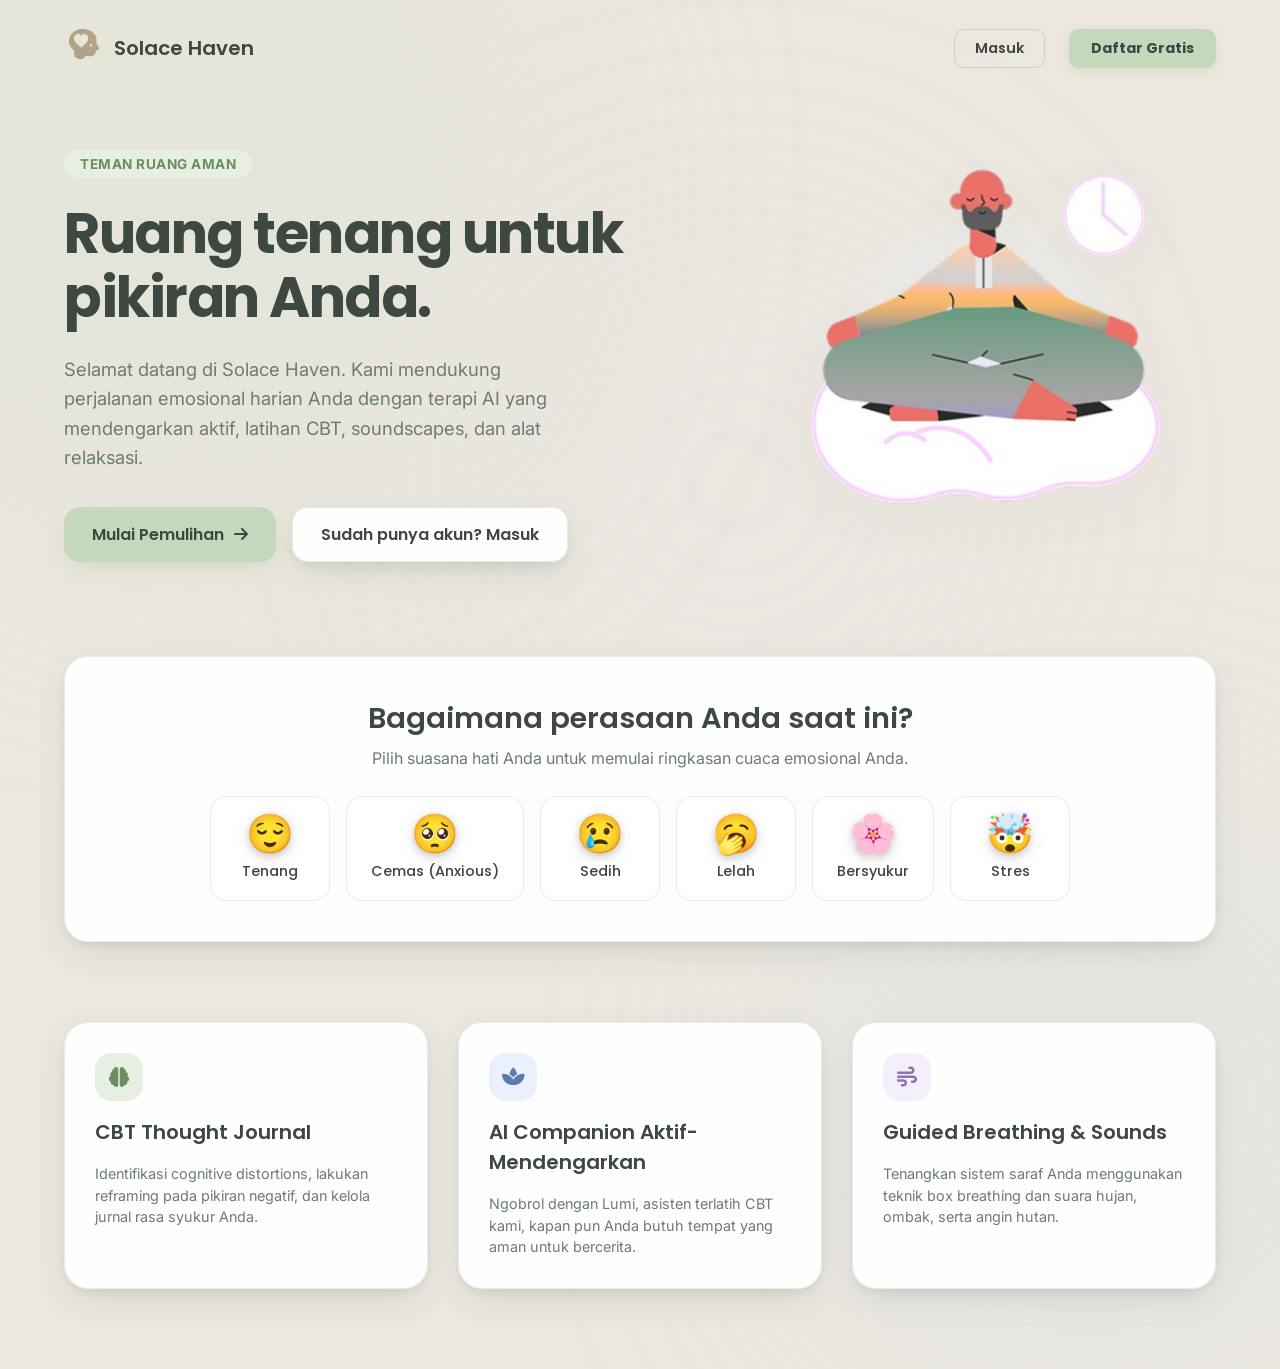
<file: index.html>
<!DOCTYPE html>
<html lang="en">
<head>
    <meta charset="UTF-8">
    <meta name="viewport" content="width=device-width, initial-scale=1.0">
    <meta name="description" content="Welcome to Solace Haven - Your peaceful digital therapy companion. Start your daily emotional journey.">
    <title>Solace Haven | Teman Ruang Aman</title>
    <!-- Google Fonts -->
    <link rel="preconnect" href="https://fonts.googleapis.com">
    <link rel="preconnect" href="https://fonts.gstatic.com" crossorigin>
    <link href="https://fonts.googleapis.com/css2?family=Inter:wght@300;400;500;600;700&family=Poppins:wght@300;400;500;600;700&display=swap" rel="stylesheet">
    <link rel="stylesheet" href="https://cdnjs.cloudflare.com/ajax/libs/font-awesome/6.4.0/css/all.min.css">
    
    <style>
        /* ============================================================================
           DESIGN SYSTEM VARIABLES & THEMES
           ============================================================================ */
        :root {
            --bg-primary: #EBE7DF;      /* Ivory */
            --bg-secondary: #F5F2EA;    /* Warm beige light */
            --card-bg: rgba(255, 255, 255, 0.96);
            --card-border: rgba(0, 0, 0, 0.08);
            --card-shadow: 0 12px 35px -10px rgba(60, 75, 55, 0.18), 0 4px 12px -3px rgba(60, 75, 55, 0.1);
            --text-primary: #3C4841;    /* Slate-grey green */
            --text-secondary: #6B7C73;  /* Muted sage */
            --text-light: #9EB0A6;

            /* Calm Colors */
            --sage: #C5D8BC;
            --sage-light: #E7EFE3;
            --sage-dark: #6B8E5F;
            --blue: #C6D9F7;
            --blue-light: #EBF1FC;
            --blue-dark: #5B7BB3;
            --beige: #F1E4D3;
            --beige-light: #FAF5EF;
            --beige-dark: #9F825F;
            --lavender: #E1D5F2;
            --lavender-light: #F4EFFB;
            --lavender-dark: #8E71B0;
            --teal: #B2DDE6;
            --teal-light: #E5F3F6;
            --teal-dark: #4F838E;
            --coral-soft: #F5C5BE;
            --coral-soft-light: #FDF1EE;
            --coral-soft-dark: #BD6457;

            --radius-lg: 24px;
            --radius-md: 16px;
            --radius-sm: 10px;
            --font-heading: 'Poppins', sans-serif;
            --font-body: 'Inter', sans-serif;
            --transition-smooth: all 0.4s cubic-bezier(0.16, 1, 0.3, 1);
            --transition-fast: all 0.25s cubic-bezier(0.16, 1, 0.3, 1);
        }

        [data-theme="twilight"] {
            --bg-primary: #EBE7DF;      /* Deep pine forest mist */
            --bg-secondary: #0B110E;
            --card-bg: rgba(255, 255, 255, 0.96);
            --card-border: rgba(0, 0, 0, 0.08);
            --card-shadow: 0 12px 35px -10px rgba(60, 75, 55, 0.18), 0 4px 12px -3px rgba(60, 75, 55, 0.1);
            --text-primary: #EDF3EF;
            --text-secondary: #A9BDB1;
            --text-light: #7E9588;

            --sage: #7A9E6C;
            --sage-light: rgba(122, 158, 108, 0.12);
            --sage-dark: #C2DFC0;
            --blue: #5C7DAF;
            --blue-light: rgba(92, 125, 175, 0.12);
            --blue-dark: #BFD6FB;
            --beige: #8B7153;
            --beige-light: rgba(139, 113, 83, 0.12);
            --beige-dark: #EAD0B3;
            --lavender: #765E99;
            --lavender-light: rgba(118, 94, 153, 0.12);
            --lavender-dark: #E2CEFB;
            --teal: #497882;
            --teal-light: rgba(73, 120, 130, 0.12);
            --teal-dark: #B9E6EE;
        }

        [data-theme="sage-mist"] {
            --bg-primary: #EBE7DF;
            --bg-secondary: #E3EDE0;
            --card-bg: rgba(255, 255, 255, 0.96);
            --card-border: rgba(0, 0, 0, 0.08);
            --card-shadow: 0 12px 35px -10px rgba(60, 75, 55, 0.18), 0 4px 12px -3px rgba(60, 75, 55, 0.1);
            --text-primary: #2C382A;
            --text-secondary: #526B4E;
            --text-light: #8CA088;
            
            --sage: #A7C59C;
            --sage-light: #EBF2E8;
            --sage-dark: #465E42;
        }

        [data-theme="lavender-dreams"] {
            --bg-primary: #EBE7DF;
            --bg-secondary: #E9E1F2;
            --card-bg: rgba(255, 255, 255, 0.96);
            --card-border: rgba(0, 0, 0, 0.08);
            --card-shadow: 0 12px 35px -10px rgba(60, 75, 55, 0.18), 0 4px 12px -3px rgba(60, 75, 55, 0.1);
            --text-primary: #332840;
            --text-secondary: #654E80;
            --text-light: #9B8AA8;

            --lavender: #C3AFE0;
            --lavender-light: #F7F5FC;
            --lavender-dark: #583F72;
        }

        * {
            box-sizing: border-box;
            margin: 0;
            padding: 0;
        }

        body {
            font-family: var(--font-body);
            background-color: var(--bg-primary);
            color: var(--text-primary);
            min-height: 100vh;
            overflow-x: hidden;
            transition: background-color 0.6s ease, color 0.6s ease;
            position: relative;
        }

        /* Ambient Glow Blobs */
        .blob {
            position: absolute;
            border-radius: 50%;
            filter: blur(140px);
            opacity: 0.2;
            z-index: 0;
            pointer-events: none;
            animation: floatBlob 20s infinite ease-in-out alternate;
        }
        .blob-1 {
            width: 50vw;
            height: 50vw;
            top: -10vw;
            left: -10vw;
            background-color: var(--sage);
        }
        .blob-2 {
            width: 40vw;
            height: 40vw;
            bottom: -5vw;
            right: -5vw;
            background-color: var(--blue);
            animation-delay: -5s;
        }
        .blob-3 {
            width: 35vw;
            height: 35vw;
            top: 20%;
            left: 40%;
            background-color: var(--lavender);
            animation-delay: -10s;
            opacity: 0.12;
        }

        @keyframes floatBlob {
            0% { transform: translate(0, 0) scale(1); }
            100% { transform: translate(6vw, 4vw) scale(1.1); }
        }

        /* Header Navigation */
        .landing-header {
            max-width: 1200px;
            margin: 0 auto;
            padding: 24px;
            display: flex;
            justify-content: space-between;
            align-items: center;
            position: relative;
            z-index: 10;
        }
        .logo {
            display: flex;
            align-items: center;
            gap: 10px;
            text-decoration: none;
            color: var(--text-primary);
            font-family: var(--font-heading);
            font-weight: 600;
            font-size: 1.25rem;
        }
        .logo-symbol {
            width: 40px;
            height: 40px;
            border-radius: 0;
            background: none;
            display: flex;
            align-items: center;
            justify-content: center;
            box-shadow: none;
            flex: 0 0 40px;
        }
        .logo-symbol svg { display: block; width: 40px; height: 40px; }
        .nav-links {
            display: flex;
            gap: 24px;
            align-items: center;
        }
        .nav-link {
            text-decoration: none;
            color: var(--text-secondary);
            font-family: var(--font-heading);
            font-size: 0.9rem;
            font-weight: 500;
            transition: var(--transition-fast);
        }
        .nav-link:hover {
            color: var(--text-primary);
        }
        .nav-btn-login {
            border: 1.5px solid rgba(60,72,65,0.15);
            background: transparent;
            border-radius: var(--radius-sm);
            padding: 8px 20px;
            font-family: var(--font-heading);
            font-size: 0.9rem;
            font-weight: 600;
            color: var(--text-primary);
            cursor: pointer;
            text-decoration: none;
            transition: var(--transition-fast);
        }
        .nav-btn-login:hover {
            background-color: rgba(255,255,255,0.5);
            border-color: var(--sage-dark);
        }
        .nav-btn-register {
            background-color: var(--sage);
            border: none;
            border-radius: var(--radius-sm);
            padding: 9px 22px;
            font-family: var(--font-heading);
            font-size: 0.9rem;
            font-weight: 700;
            color: var(--text-primary);
            cursor: pointer;
            text-decoration: none;
            transition: var(--transition-smooth);
            box-shadow: 0 4px 12px -4px rgba(107,142,95,0.25);
        }
        .nav-btn-register:hover {
            background-color: var(--sage-dark);
            color: #fff;
            transform: translateY(-1px);
        }
        .nav-icon-btn {
            background: rgba(0,0,0,0.04);
            border: none;
            width: 36px;
            height: 36px;
            border-radius: 50%;
            cursor: pointer;
            color: var(--text-secondary);
            display: flex;
            align-items: center;
            justify-content: center;
            transition: var(--transition-fast);
            text-decoration: none;
        }
        [data-theme="twilight"] .nav-icon-btn {
            background: rgba(255,255,255,0.05);
            color: var(--text-primary);
        }
        .nav-icon-btn:hover { transform: scale(1.05); }
        .nav-user-name {
            font-family: var(--font-heading);
            font-size: 0.88rem;
            font-weight: 600;
            color: var(--text-secondary);
        }

        /* Hero Layout */
        .hero-section {
            max-width: 1200px;
            margin: 0 auto;
            padding: 40px 24px 80px;
            display: grid;
            grid-template-columns: 1.15fr 0.85fr;
            gap: 60px;
            align-items: center;
            position: relative;
            z-index: 10;
        }
        .hero-content {
            display: flex;
            flex-direction: column;
            align-items: flex-start;
            gap: 24px;
        }
        .badge {
            background-color: var(--sage-light);
            color: var(--sage-dark);
            padding: 6px 16px;
            border-radius: 20px;
            font-weight: 700;
            font-size: 0.85rem;
            text-transform: uppercase;
            letter-spacing: 0.5px;
        }
        .hero-content h1 {
            font-family: var(--font-heading);
            font-size: 3.5rem;
            line-height: 1.15;
            font-weight: 700;
            letter-spacing: -1.5px;
            color: var(--text-primary);
        }
        .hero-content p {
            font-size: 1.15rem;
            color: var(--text-secondary);
            max-width: 500px;
            line-height: 1.6;
        }
        .hero-actions {
            display: flex;
            gap: 16px;
            margin-top: 10px;
        }
        .btn {
            border: none;
            padding: 14px 28px;
            border-radius: var(--radius-md);
            cursor: pointer;
            font-family: var(--font-heading);
            font-weight: 600;
            font-size: 1rem;
            display: inline-flex;
            align-items: center;
            gap: 10px;
            transition: var(--transition-smooth);
            text-decoration: none;
        }
        .btn-primary {
            background-color: var(--sage);
            color: var(--text-primary);
            box-shadow: 0 8px 25px -10px rgba(107, 142, 95, 0.3);
        }
        .btn-primary:hover {
            background-color: var(--sage-dark);
            color: white;
            transform: translateY(-2px);
            box-shadow: 0 12px 30px -10px rgba(107, 142, 95, 0.4);
        }
        .btn-secondary {
            background-color: var(--card-bg);
            border: 1px solid var(--card-border);
            color: var(--text-primary);
            box-shadow: var(--card-shadow);
        }
        .btn-secondary:hover {
            background-color: var(--bg-secondary);
            transform: translateY(-2px);
        }

        /* Calming Illustration */
        .hero-illustration {
            display: flex;
            justify-content: center;
            align-items: center;
            position: relative;
        }
        .illus-glow {
            position: absolute;
            width: 300px;
            height: 300px;
            border-radius: 50%;
            background: radial-gradient(circle, var(--blue-light) 0%, rgba(255,255,255,0) 70%);
            z-index: 1;
            animation: pulseGlow 8s infinite ease-in-out alternate;
        }
        .svg-container {
            width: 100%;
            max-width: 440px;
            z-index: 2;
            filter: drop-shadow(0 15px 30px rgba(0,0,0,0.02));
            animation: slowFloat 6s infinite ease-in-out alternate;
        }

        @keyframes slowFloat {
            0% { transform: translateY(0); }
            100% { transform: translateY(-12px); }
        }
        @keyframes pulseGlow {
            0% { transform: scale(0.9); opacity: 0.6; }
            100% { transform: scale(1.1); opacity: 0.9; }
        }

        /* How Are You Feeling Widget */
        .feeling-widget-wrapper {
            width: 100%;
            max-width: 1200px;
            margin: 0 auto 80px;
            padding: 0 24px;
            position: relative;
            z-index: 10;
        }
        .feeling-card {
            background-color: var(--card-bg);
            backdrop-filter: blur(20px);
            -webkit-backdrop-filter: blur(20px);
            border: 1px solid var(--card-border);
            border-radius: var(--radius-lg);
            padding: 40px;
            box-shadow: var(--card-shadow);
            text-align: center;
            transition: var(--transition-smooth);
        }
        .feeling-card:hover {
            transform: translateY(-4px);
            box-shadow: 0 16px 45px -12px rgba(107, 124, 98, 0.12), 0 4px 15px -4px rgba(107, 124, 98, 0.04);
        }
        .feeling-card h2 {
            font-family: var(--font-heading);
            font-size: 1.8rem;
            font-weight: 600;
            margin-bottom: 8px;
        }
        .feeling-card p {
            color: var(--text-secondary);
            margin-bottom: 28px;
        }
        .mood-buttons {
            display: flex;
            justify-content: center;
            gap: 16px;
            flex-wrap: wrap;
        }
        .mood-btn {
            background-color: rgba(255,255,255,0.45);
            border: 1px solid var(--card-border);
            border-radius: var(--radius-md);
            padding: 18px 24px;
            cursor: pointer;
            display: flex;
            flex-direction: column;
            align-items: center;
            gap: 8px;
            transition: var(--transition-smooth);
            min-width: 120px;
        }
        [data-theme="twilight"] .mood-btn {
            background-color: rgba(255,255,255,0.02);
        }
        .mood-btn:hover {
            transform: translateY(-4px) scale(1.03);
            background-color: var(--mood-color);
            border-color: transparent;
        }
        .mood-btn.active {
            background-color: var(--mood-color);
            border-color: transparent;
            box-shadow: 0 8px 25px -8px rgba(0,0,0,0.1);
        }
        .mood-emoji {
            font-family: "Apple Color Emoji", "Segoe UI Emoji", "Segoe UI Symbol", "Noto Color Emoji", sans-serif;
            font-size: 2.4rem;
            filter: drop-shadow(0px 4px 8px rgba(0,0,0,0.12)) drop-shadow(0px 2px 3px rgba(0,0,0,0.15));
            transition: var(--transition-fast);
            line-height: 1;
            display: inline-block;
        }
        .mood-btn:hover .mood-emoji {
            transform: scale(1.15) translateY(-2px);
        }
        .mood-label {
            font-family: var(--font-heading);
            font-size: 0.9rem;
            font-weight: 500;
            color: var(--text-primary);
        }

        /* Onboarding Modal */
        .modal-overlay {
            position: fixed;
            top: 0;
            left: 0;
            width: 100vw;
            height: 100vh;
            background-color: rgba(28, 38, 34, 0.4);
            backdrop-filter: blur(8px);
            -webkit-backdrop-filter: blur(8px);
            z-index: 1000;
            display: flex;
            align-items: center;
            justify-content: center;
            opacity: 0;
            pointer-events: none;
            transition: opacity 0.5s ease;
        }
        .modal-overlay.active {
            opacity: 1;
            pointer-events: auto;
        }
        .modal-card {
            background-color: var(--bg-primary);
            border: 1px solid var(--card-border);
            border-radius: var(--radius-lg);
            width: 100%;
            max-width: 500px;
            padding: 40px;
            box-shadow: 0 20px 50px rgba(0, 0, 0, 0.15);
            position: relative;
            transform: translateY(20px);
            transition: transform 0.5s cubic-bezier(0.25, 1, 0.5, 1);
        }
        .modal-overlay.active .modal-card {
            transform: translateY(0);
        }
        .onboarding-wizard {
            display: flex;
            flex-direction: column;
            gap: 20px;
        }
        .wizard-step {
            display: none;
            flex-direction: column;
            gap: 16px;
            animation: fadeIn 0.4s ease-out;
        }
        .wizard-step.active {
            display: flex;
        }
        .onboarding-progress {
            height: 6px;
            background-color: rgba(0,0,0,0.04);
            border-radius: 10px;
            overflow: hidden;
        }
        .onboarding-progress-bar {
            height: 100%;
            background: linear-gradient(to right, var(--sage), var(--blue));
            width: 33.3%;
            transition: width 0.4s ease;
        }
        .modal-card h2 {
            font-family: var(--font-heading);
            font-size: 1.5rem;
            font-weight: 600;
        }
        .form-group {
            display: flex;
            flex-direction: column;
            gap: 8px;
        }
        .form-group label {
            font-weight: 600;
            font-size: 0.9rem;
            color: var(--text-secondary);
        }
        .form-group input {
            border: 1px solid var(--card-border);
            padding: 12px 18px;
            border-radius: var(--radius-sm);
            font-family: var(--font-body);
            font-size: 0.95rem;
            background-color: rgba(255,255,255,0.4);
            color: var(--text-primary);
            transition: var(--transition-fast);
        }
        .form-group input:focus {
            outline: none;
            border-color: var(--sage);
            background-color: var(--bg-primary);
        }
        .wizard-actions {
            display: flex;
            justify-content: space-between;
            margin-top: 10px;
        }
        .btn-prev {
            background-color: transparent;
            color: var(--text-secondary);
            border: none;
            cursor: pointer;
            font-family: var(--font-heading);
            font-weight: 500;
            display: flex;
            align-items: center;
            gap: 8px;
        }

        .checkbox-group {
            display: flex;
            flex-direction: column;
            gap: 10px;
        }
        .checkbox-label {
            display: flex;
            align-items: center;
            gap: 12px;
            background-color: rgba(255,255,255,0.3);
            border: 1px solid var(--card-border);
            padding: 12px 16px;
            border-radius: var(--radius-sm);
            cursor: pointer;
            transition: var(--transition-fast);
            font-weight: 500;
        }
        .checkbox-label:hover {
            background-color: var(--sage-light);
        }
        .checkbox-label input {
            width: 18px;
            height: 18px;
            accent-color: var(--sage-dark);
        }

        /* Floating Cards Grid */
        .features-grid {
            max-width: 1200px;
            margin: 0 auto 80px;
            padding: 0 24px;
            display: grid;
            grid-template-columns: repeat(auto-fit, minmax(280px, 1fr));
            gap: 30px;
            position: relative;
            z-index: 10;
        }
        .feature-item {
            background-color: var(--card-bg);
            backdrop-filter: blur(20px);
            -webkit-backdrop-filter: blur(20px);
            border: 1px solid var(--card-border);
            border-radius: var(--radius-lg);
            padding: 30px;
            box-shadow: var(--card-shadow);
            transition: var(--transition-smooth);
            display: flex;
            flex-direction: column;
            gap: 16px;
            align-items: flex-start;
        }
        .feature-item:hover {
            transform: translateY(-5px);
            box-shadow: 0 16px 45px -12px rgba(107, 124, 98, 0.12), 0 4px 15px -4px rgba(107, 124, 98, 0.04);
        }
        .feature-icon {
            width: 48px;
            height: 48px;
            border-radius: var(--radius-md);
            display: flex;
            align-items: center;
            justify-content: center;
            font-size: 1.25rem;
        }
        .feature-item h3 {
            font-family: var(--font-heading);
            font-size: 1.25rem;
            font-weight: 600;
        }
        .feature-item p {
            font-size: 0.9rem;
            color: var(--text-secondary);
            line-height: 1.5;
        }

        /* Floating blobs & abstract decorations */
        .deco-blob {
            position: absolute;
            fill: var(--sage-light);
            opacity: 0.4;
            pointer-events: none;
            z-index: 1;
        }

        @keyframes fadeIn {
            from { opacity: 0; }
            to { opacity: 1; }
        }

        /* Mobile Responsive */
        @media (max-width: 900px) {
            .hero-section {
                grid-template-columns: 1fr;
                gap: 40px;
                text-align: center;
                padding-bottom: 40px;
            }
            .hero-content {
                align-items: center;
            }
            .hero-content h1 {
                font-size: 2.8rem;
            }
            .hero-illustration {
                order: -1;
            }
            .svg-container {
                max-width: 320px;
            }
            .nav-links {
                display: none;
            }
        }
    </style>
</head>
<body>
    <div class="blob blob-1"></div>
    <div class="blob blob-2"></div>
    <div class="blob blob-3"></div>

    <!-- Header Navigation -->
    <header class="landing-header">
        <a href="index.html" class="logo">
            <div class="logo-icon">
    <img src="healthicons.png" width="40" height="40" alt="Solace Haven Logo">
            </div>
            <span>Solace Haven</span>
        </a>
        <!-- Guest nav (shown when not logged in) -->
        <nav class="nav-links" id="nav-guest">
            <a href="login.html" class="nav-btn-login">Masuk</a>
            <a href="register.html" class="nav-btn-register">Daftar Gratis</a>
        </nav>
        <!-- Auth nav (shown when logged in) -->
        <nav class="nav-links" id="nav-auth" style="display:none;">
            <a href="dashboard.html" class="nav-link">Dasbor</a>
            <a href="journal.html" class="nav-link">Jurnal</a>
            <a href="therapy.html" class="nav-link">Terapi</a>
            <a href="sleep.html" class="nav-link">Tidur</a>
            <a href="screening.html" class="nav-link">Skrining</a>
            <a href="community.html" class="nav-link">Komunitas</a>
            <a href="profile.html" class="nav-link">Profil</a>
            <span class="nav-user-name" id="nav-username"></span>
            <button class="nav-icon-btn" id="btn-logout" title="Keluar">
                <i class="fa-solid fa-right-from-bracket"></i>
            </button>
        </nav>
    </header>

    <!-- Hero Section -->
    <main class="hero-section">
        <div class="hero-content">
            <span class="badge">Teman Ruang Aman</span>
            <h1>Ruang tenang untuk pikiran Anda.</h1>
            <p>Selamat datang di Solace Haven. Kami mendukung perjalanan emosional harian Anda dengan terapi AI yang mendengarkan aktif, latihan CBT, soundscapes, dan alat relaksasi.</p>
            <div class="hero-actions" id="hero-actions-guest">
                <a href="register.html" class="btn btn-primary">
                    Mulai Pemulihan <i class="fa-solid fa-arrow-right"></i>
                </a>
                <a href="login.html" class="btn btn-secondary">Sudah punya akun? Masuk</a>
            </div>
            <div class="hero-actions" id="hero-actions-auth" style="display:none;">
                <button class="btn btn-primary" id="btn-start-healing">
                    Lanjut ke Dasbor <i class="fa-solid fa-arrow-right"></i>
                </button>
                <a href="journal.html" class="btn btn-secondary">Buka Jurnal</a>
            </div>
        </div>
        
        <div class="hero-illustration">
            <div class="illus-glow"></div>
            <div class="svg-container">
                <!-- Calm flat vector illustration of person sitting cross-legged under giant leaves -->
                <img src="meditasi.png" alt="Ilustrasi meditasi" style="width:100%; height:100%; object-fit:contain;">
                    <!-- Kembaliground Soft Blobs -->
                    <path d="M420,250 C420,330 350,420 250,420 C150,420 80,340 80,250 C80,160 160,80 250,80 C340,80 420,170 420,250 Z" fill="#E8EFE3" opacity="0.8"/>
                    <path d="M380,290 C380,350 310,400 240,400 C170,400 120,340 120,290 C120,240 180,140 240,140 C300,140 380,240 380,290 Z" fill="#EBF1FC" opacity="0.7"/>
                    
                    <!-- Giant Leaves (Nature aesthetics) -->
                    <!-- Leaf 1 (Left) -->
                    <path d="M100,280 C120,180 200,160 260,180 C200,220 160,260 140,320 Z" fill="#C5D8BC"/>
                    <path d="M100,280 C150,220 200,220 260,180" stroke="#FAF9F6" stroke-width="2" stroke-linecap="round" fill="none"/>
                    
                    <!-- Leaf 2 (Right) -->
                    <path d="M400,260 C380,160 300,140 240,160 C300,200 340,240 360,300 Z" fill="#B2DDE6"/>
                    <path d="M400,260 C350,200 300,200 240,160" stroke="#FAF9F6" stroke-width="2" stroke-linecap="round" fill="none"/>
                    
                    <!-- Soft Cloud floating -->
                    <path d="M300,120 C310,120 320,110 325,100 C335,90 350,90 360,100 C370,110 380,110 390,115 C400,120 410,135 400,150 C390,160 370,165 300,160 Z" fill="#FAF9F6" opacity="0.9"/>

                    <!-- Human Figure (Resting, Meditating) -->
                    <!-- Shadow -->
                    <ellipse cx="250" cy="380" rx="60" ry="12" fill="#3C4841" opacity="0.08"/>
                    
                    <!-- Crossed Legs -->
                    <path d="M190,370 C190,340 310,340 310,370 C310,380 190,380 190,370 Z" fill="#8E71B0"/>
                    
                    <!-- Torso -->
                    <path d="M225,290 L275,290 L280,360 L220,360 Z" fill="#FAF9F6"/>
                    <!-- Sweater (Lavender) -->
                    <path d="M225,295 C235,290 265,290 275,295 L280,355 C265,360 235,360 220,355 Z" fill="#E1D5F2"/>
                    
                    <!-- Neck -->
                    <rect x="244" y="275" width="12" height="18" rx="4" fill="#F1E4D3"/>
                    
                    <!-- Head & Hair -->
                    <circle cx="250" cy="255" r="22" fill="#F1E4D3"/>
                    <!-- Hair (Soft Dark Brown) -->
                    <path d="M230,250 C230,230 270,230 270,250 C270,235 230,235 230,250 Z" fill="#3C4841"/>
                    <path d="M228,252 C228,245 235,240 242,242 C248,244 252,240 258,242 C265,240 272,245 272,252 C274,258 268,265 250,265 C232,265 226,258 228,252 Z" fill="#3C4841"/>

                    <!-- Hands resting on lap -->
                    <ellipse cx="215" cy="360" rx="8" ry="6" fill="#F1E4D3"/>
                    <ellipse cx="285" cy="360" rx="8" ry="6" fill="#F1E4D3"/>

                    <!-- Gentle closed eyes -->
                    <path d="M242,256 Q245,259 248,256" stroke="#3C4841" stroke-width="1.5" stroke-linecap="round" fill="none"/>
                    <path d="M252,256 Q255,259 258,256" stroke="#3C4841" stroke-width="1.5" stroke-linecap="round" fill="none"/>
                    
                    <!-- Golden stars / sparks around head (meditative state) -->
                    <path d="M190,230 L193,235 L198,235 L194,239 L196,244 L190,241 L184,244 L186,239 L182,235 L187,235 Z" fill="#F1E4D3"/>
                    <path d="M310,220 L312,223 L317,223 L314,226 L315,230 L310,228 L305,230 L306,226 L303,223 L308,223 Z" fill="#C5D8BC"/>
                </svg>
            </div>
        </div>
    </main>

    <!-- Daily Mood Checkin Widget on Landing Page -->
    <section class="feeling-widget-wrapper">
        <div class="feeling-card">
            <h2>Bagaimana perasaan Anda saat ini?</h2>
            <p>Pilih suasana hati Anda untuk memulai ringkasan cuaca emosional Anda.</p>
            <div class="mood-buttons">
                <button class="mood-btn" data-mood="peaceful" style="--mood-color: var(--sage-light);">
                    <span class="mood-emoji">😌</span>
                    <span class="mood-label">Tenang</span>
                </button>
                <button class="mood-btn" data-mood="anxious" style="--mood-color: var(--blue-light);">
                    <span class="mood-emoji">🥺</span>
                    <span class="mood-label">Cemas (Anxious)</span>
                </button>
                <button class="mood-btn" data-mood="sad" style="--mood-color: var(--lavender-light);">
                    <span class="mood-emoji">😢</span>
                    <span class="mood-label">Sedih</span>
                </button>
                <button class="mood-btn" data-mood="tired" style="--mood-color: var(--beige-light);">
                    <span class="mood-emoji">🥱</span>
                    <span class="mood-label">Lelah</span>
                </button>
                <button class="mood-btn" data-mood="grateful" style="--mood-color: var(--teal-light);">
                    <span class="mood-emoji">🌸</span>
                    <span class="mood-label">Bersyukur</span>
                </button>
                <button class="mood-btn" data-mood="stressed" style="--mood-color: var(--coral-soft-light);">
                    <span class="mood-emoji">🤯</span>
                    <span class="mood-label">Stres</span>
                </button>
            </div>
        </div>
    </section>

    <!-- Features Float Grid -->
    <section class="features-grid">
        <div class="feature-item">
            <div class="feature-icon" style="background-color: var(--sage-light); color: var(--sage-dark);">
                <i class="fa-solid fa-brain"></i>
            </div>
            <h3>CBT Thought Journal</h3>
            <p>Identifikasi cognitive distortions, lakukan reframing pada pikiran negatif, dan kelola jurnal rasa syukur Anda.</p>
        </div>
        <div class="feature-item">
            <div class="feature-icon" style="background-color: var(--blue-light); color: var(--blue-dark);">
                <i class="fa-solid fa-spa"></i>
            </div>
            <h3>AI Companion Aktif-Mendengarkan</h3>
            <p>Ngobrol dengan Lumi, asisten terlatih CBT kami, kapan pun Anda butuh tempat yang aman untuk bercerita.</p>
        </div>
        <div class="feature-item">
            <div class="feature-icon" style="background-color: var(--lavender-light); color: var(--lavender-dark);">
                <i class="fa-solid fa-wind"></i>
            </div>
            <h3>Guided Breathing & Sounds</h3>
            <p>Tenangkan sistem saraf Anda menggunakan teknik box breathing dan suara hujan, ombak, serta angin hutan.</p>
        </div>
    </section>

    <!-- Onboarding Dialog Modal -->
    <div class="modal-overlay" id="onboarding-modal">
        <div class="modal-card">
            <div class="onboarding-wizard">
                <div class="onboarding-progress">
                    <div class="onboarding-progress-bar" id="progress-bar"></div>
                </div>
                
                <!-- Step 1: Greeting & Name -->
                <div class="wizard-step active" id="step-1">
                    <h2>Halo, teman. Mari mulai dengan nama Anda.</h2>
                    <p>Kami harus memanggil Anda apa dalam perjalanan kesehatan mental ini?</p>
                    <div class="form-group">
                        <label for="user-name">Nama Anda</label>
                        <input type="text" id="user-name" placeholder="Misal: Budi, Hafiz, Joy..." autocomplete="off">
                    </div>
                </div>

                <!-- Step 2: Primary Goals -->
                <div class="wizard-step" id="step-2">
                    <h2>Apa yang membawa Anda ke Solace Haven?</h2>
                    <p>Pilih area mana saja yang ingin Anda kembangkan hari ini:</p>
                    <div class="checkbox-group">
                        <label class="checkbox-label">
                            <input type="checkbox" name="goals" value="anxiety"> Meredakan Anxiety & Stres
                        </label>
                        <label class="checkbox-label">
                            <input type="checkbox" name="goals" value="journal"> Journaling & Reframing CBT
                        </label>
                        <label class="checkbox-label">
                            <input type="checkbox" name="goals" value="sleep"> Tidur & Pernapasan yang Lebih Baik
                        </label>
                        <label class="checkbox-label">
                            <input type="checkbox" name="goals" value="mindset"> Membangun Kebiasaan Positif
                        </label>
                    </div>
                </div>

                <!-- Step 3: Gentle Breath & Forward -->
                <div class="wizard-step" id="step-3">
                    <h2>Ambil napas perlahan dan dalam bersama kami.</h2>
                    <p>Anda telah mengambil langkah pertama. Data Anda disimpan secara lokal dan sepenuhnya privat. Mari mulai perjalanan emosional Anda.</p>
                    <div style="text-align: center; margin: 10px 0;">
                        <i class="fa-solid fa-spa" style="color: var(--sage-dark); font-size: 3.5rem; animation: heartbeat 2s infinite ease-in-out; display: inline-block;"></i>
                    </div>
                </div>

                <!-- Actions -->
                <div class="wizard-actions">
                    <button class="btn-prev" id="btn-wizard-prev" style="visibility: hidden;">
                        <i class="fa-solid fa-chevron-left"></i> Kembali
                    </button>
                    <button class="btn btn-primary" id="btn-wizard-next">
                        Lanjut <i class="fa-solid fa-chevron-right"></i>
                    </button>
                </div>
            </div>
        </div>
    </div>

    <script>
        // --- Auth-Aware State ---
        const isLoggedIn = localStorage.getItem("solace-authenticated") === "true";
        const storedUsername = localStorage.getItem("solace-username") || "";

        let userState = {
            theme: localStorage.getItem("solace-theme") || "light",
            onboarded: localStorage.getItem("solace-onboarded") === "true",
            userName: storedUsername,
            goals: JSON.parse(localStorage.getItem("solace-goals")) || []
        };

        // Show correct nav & hero based on login state
        if (isLoggedIn) {
            document.getElementById("nav-guest").style.display = "none";
            document.getElementById("nav-auth").style.display = "flex";
            document.getElementById("hero-actions-guest").style.display = "none";
            document.getElementById("hero-actions-auth").style.display = "flex";
            const nameEl = document.getElementById("nav-username");
            if (nameEl && storedUsername) nameEl.textContent = "Hai, " + storedUsername + "!";
        }

        // Theme Toggle
        function applyTheme(theme) {
            userState.theme = theme;
            document.documentElement.setAttribute("data-theme", theme);
            localStorage.setItem("solace-theme", theme);
        }
        applyTheme(userState.theme);

        document.getElementById("btn-logout")?.addEventListener("click", () => {
            localStorage.removeItem("solace-authenticated");
            window.location.href = "index.html";
        });

        // Onboarding flow (only available when logged in)
        const startBtn = document.getElementById("btn-start-healing");
        const modal = document.getElementById("onboarding-modal");
        const nextBtn = document.getElementById("btn-wizard-next");
        const prevBtn = document.getElementById("btn-wizard-prev");
        const progressBar = document.getElementById("progress-bar");
        const steps = [
            document.getElementById("step-1"),
            document.getElementById("step-2"),
            document.getElementById("step-3")
        ];
        let currentStepIdx = 0;

        startBtn?.addEventListener("click", () => {
            if (!isLoggedIn) {
                window.location.href = "register.html";
                return;
            }
            if (userState.onboarded) {
                window.location.href = "dashboard.html";
            } else {
                modal.classList.add("active");
                renderStep();
            }
        });

        // Mood Pickers on Landing Page
        const moodBtns = document.querySelectorAll(".mood-btn");
        moodBtns.forEach(btn => {
            btn.addEventListener("click", () => {
                const mood = btn.getAttribute("data-mood");
                localStorage.setItem("solace-latest-mood", mood);
                
                // Add log entry
                const mockLogs = JSON.parse(localStorage.getItem("solace-moods")) || [];
                mockLogs.unshift({
                    id: Date.now(),
                    mood: mood,
                    time: new Date().toLocaleTimeString([], { hour: '2-digit', minute: '2-digit' }),
                    date: new Date().toLocaleDateString([], { month: 'short', day: 'numeric' })
                });
                localStorage.setItem("solace-moods", JSON.stringify(mockLogs.slice(0, 15)));

                btn.classList.add("active");
                setTimeout(() => {
                    if (!isLoggedIn) {
                        window.location.href = "login.html";
                        return;
                    }
                    if (userState.onboarded) {
                        window.location.href = "dashboard.html";
                    } else {
                        modal.classList.add("active");
                        renderStep();
                    }
                }, 800);
            });
        });

        function renderStep() {
            steps.forEach((s, idx) => {
                s.classList.toggle("active", idx === currentStepIdx);
            });

            progressBar.style.width = `${((currentStepIdx + 1) / steps.length) * 100}%`;
            prevBtn.style.visibility = currentStepIdx === 0 ? "hidden" : "visible";
            
            if (currentStepIdx === steps.length - 1) {
                nextBtn.innerHTML = `Mari Mulai <i class="fa-solid fa-heart"></i>`;
            } else {
                nextBtn.innerHTML = `Lanjut <i class="fa-solid fa-chevron-right"></i>`;
            }
        }

        nextBtn.addEventListener("click", () => {
            if (currentStepIdx === 0) {
                const nameInput = document.getElementById("user-name").value.trim();
                if (!nameInput) {
                    alert("Please write your name or a comforting nickname so we can welcome you.");
                    return;
                }
                userState.userName = nameInput;
                localStorage.setItem("solace-username", nameInput);
            }
            if (currentStepIdx === 1) {
                const checked = document.querySelectorAll("input[name='goals']:checked");
                const selectedGoals = Array.from(checked).map(c => c.value);
                userState.goals = selectedGoals;
                localStorage.setItem("solace-goals", JSON.stringify(selectedGoals));
            }

            if (currentStepIdx < steps.length - 1) {
                currentStepIdx++;
                renderStep();
            } else {
                // Done
                userState.onboarded = true;
                localStorage.setItem("solace-onboarded", "true");
                
                // Initialize healing streak
                localStorage.setItem("solace-streak", "1");
                localStorage.setItem("solace-last-streak-date", new Date().toDateString());

                modal.classList.remove("active");
                window.location.href = "dashboard.html";
            }
        });

        prevBtn?.addEventListener("click", () => {
            if (currentStepIdx > 0) {
                currentStepIdx--;
                renderStep();
            }
        });

        prevBtn.addEventListener("click", () => {
            if (currentStepIdx > 0) {
                currentStepIdx--;
                renderStep();
            }
        });
    </script>
</body>
</html>
</file>
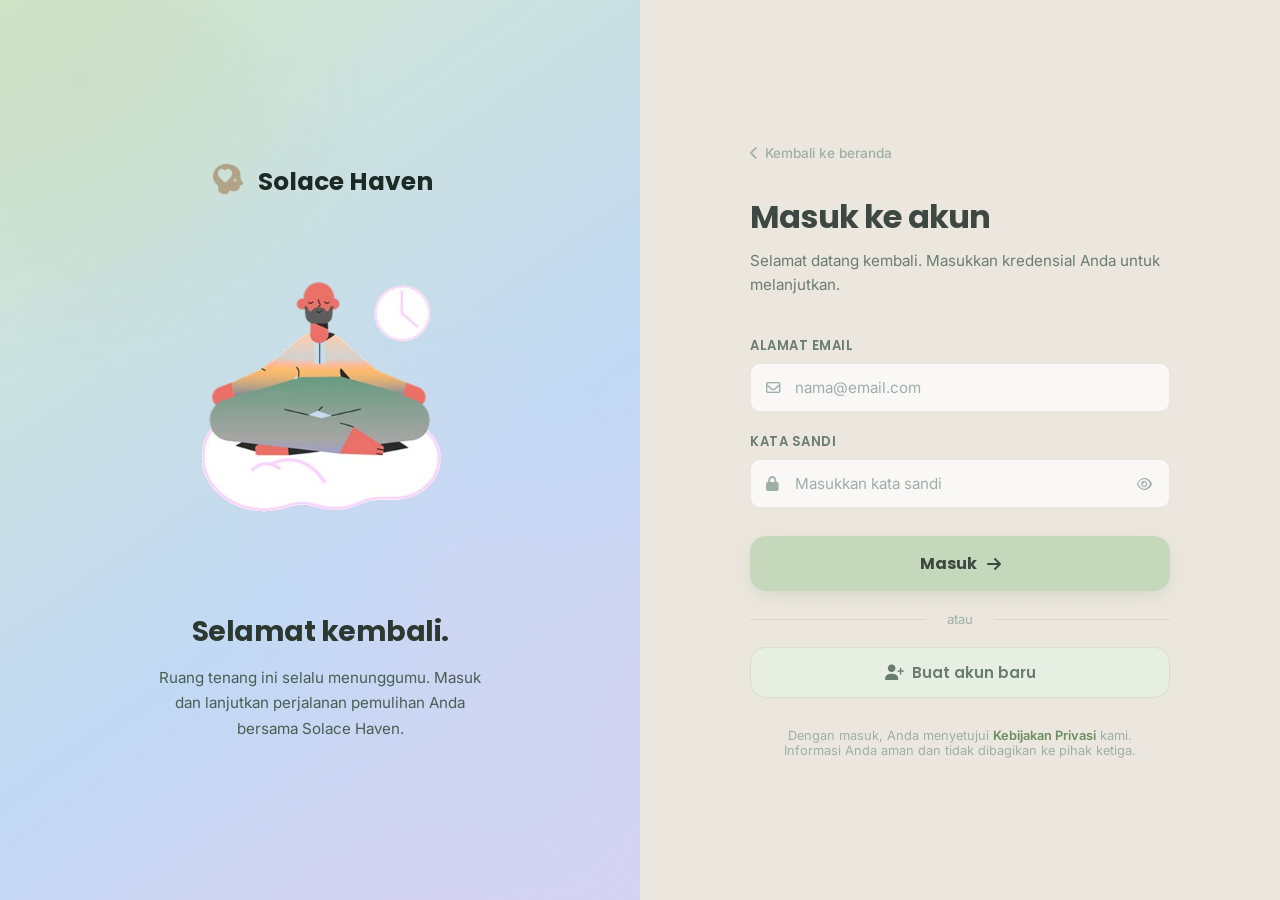
<file: community.html>
<!DOCTYPE html>
<html lang="en">

<head>
    <meta charset="UTF-8">
    <meta name="viewport" content="width=device-width, initial-scale=1.0">
    <meta name="description"
        content="Solace Haven Komunitas Aman - Share anonymized reflections, join comforting support groups, and connect through positive encouragement.">
    <title>Safe Space Community | Solace Haven</title>
    <script src="guard.js"></script>
    <!-- Google Fonts -->
    <link rel="preconnect" href="https://fonts.googleapis.com">
    <link rel="preconnect" href="https://fonts.gstatic.com" crossorigin>
    <link
        href="https://fonts.googleapis.com/css2?family=Inter:wght@300;400;500;600;700&family=Poppins:wght@300;400;500;600;700&display=swap"
        rel="stylesheet">
    <link rel="stylesheet" href="https://cdnjs.cloudflare.com/ajax/libs/font-awesome/6.4.0/css/all.min.css">

    <style>
        /* ============================================================================
           DESIGN SYSTEM VARIABLES & THEMES
           ============================================================================ */
        :root {
            --bg-primary: #EBE7DF;
            --bg-secondary: #F5F2EA;
            --card-bg: rgba(255, 255, 255, 0.96);
            --card-border: rgba(0, 0, 0, 0.08);
            --card-shadow: 0 12px 35px -10px rgba(60, 75, 55, 0.18), 0 4px 12px -3px rgba(60, 75, 55, 0.1);
            --text-primary: #3C4841;
            --text-secondary: #6B7C73;
            --text-light: #9EB0A6;

            /* Accents */
            --sage: #C5D8BC;
            --sage-light: #E7EFE3;
            --sage-dark: #6B8E5F;
            --blue: #C6D9F7;
            --blue-light: #EBF1FC;
            --blue-dark: #5B7BB3;
            --beige: #F1E4D3;
            --beige-light: #FAF5EF;
            --beige-dark: #9F825F;
            --lavender: #E1D5F2;
            --lavender-light: #F4EFFB;
            --lavender-dark: #8E71B0;
            --teal: #B2DDE6;
            --teal-light: #E5F3F6;
            --teal-dark: #4F838E;
            --coral-soft: #F5C5BE;
            --coral-soft-light: #FDF1EE;
            --coral-soft-dark: #BD6457;

            --radius-lg: 24px;
            --radius-md: 16px;
            --radius-sm: 10px;
            --font-heading: 'Poppins', sans-serif;
            --font-body: 'Inter', sans-serif;
            --transition-smooth: all 0.4s cubic-bezier(0.16, 1, 0.3, 1);
            --transition-fast: all 0.25s cubic-bezier(0.16, 1, 0.3, 1);
        }

        [data-theme="twilight"] {
            --bg-primary: #EBE7DF;
            --bg-secondary: #0B110E;
            --card-bg: rgba(255, 255, 255, 0.96);
            --card-border: rgba(0, 0, 0, 0.08);
            --card-shadow: 0 12px 35px -10px rgba(60, 75, 55, 0.18), 0 4px 12px -3px rgba(60, 75, 55, 0.1);
            --text-primary: #EDF3EF;
            --text-secondary: #A9BDB1;
            --text-light: #7E9588;

            --sage: #7A9E6C;
            --sage-light: rgba(122, 158, 108, 0.12);
            --sage-dark: #C2DFC0;
            --blue: #5C7DAF;
            --blue-light: rgba(92, 125, 175, 0.12);
            --blue-dark: #BFD6FB;
            --beige: #8B7153;
            --beige-light: rgba(139, 113, 83, 0.12);
            --beige-dark: #EAD0B3;
            --lavender: #765E99;
            --lavender-light: rgba(118, 94, 153, 0.12);
            --lavender-dark: #E2CEFB;
            --teal: #497882;
            --teal-light: rgba(73, 120, 130, 0.12);
            --teal-dark: #B9E6EE;
        }

        [data-theme="sage-mist"] {
            --bg-primary: #EBE7DF;
            --bg-secondary: #E3EDE0;
            --card-bg: rgba(255, 255, 255, 0.96);
            --card-border: rgba(0, 0, 0, 0.08);
            --card-shadow: 0 12px 35px -10px rgba(60, 75, 55, 0.18), 0 4px 12px -3px rgba(60, 75, 55, 0.1);
            --text-primary: #2C382A;
            --text-secondary: #526B4E;
            --text-light: #8CA088;

            --sage: #A7C59C;
            --sage-light: #EBF2E8;
            --sage-dark: #465E42;
        }

        [data-theme="lavender-dreams"] {
            --bg-primary: #EBE7DF;
            --bg-secondary: #E9E1F2;
            --card-bg: rgba(255, 255, 255, 0.96);
            --card-border: rgba(0, 0, 0, 0.08);
            --card-shadow: 0 12px 35px -10px rgba(60, 75, 55, 0.18), 0 4px 12px -3px rgba(60, 75, 55, 0.1);
            --text-primary: #332840;
            --text-secondary: #654E80;
            --text-light: #9B8AA8;

            --lavender: #C3AFE0;
            --lavender-light: #F7F5FC;
            --lavender-dark: #583F72;
        }

        * {
            box-sizing: border-box;
            margin: 0;
            padding: 0;
        }

        body {
            font-family: var(--font-body);
            background-color: var(--bg-primary);
            color: var(--text-primary);
            min-height: 100vh;
            overflow-x: hidden;
            display: flex;
            transition: background-color 0.6s ease, color 0.6s ease;
        }

        /* Organic Kembaliground Blobs */
        .ambient-glow {
            position: fixed;
            width: 45vw;
            height: 45vw;
            border-radius: 50%;
            filter: blur(140px);
            opacity: 0.35;
            z-index: 0;
            pointer-events: none;
            animation: floatGlow 18s infinite alternate ease-in-out;
        }

        .glow-1 {
            top: -10vw;
            left: -10vw;
            background-color: var(--teal);
        }

        .glow-2 {
            bottom: -10vw;
            right: -10vw;
            background-color: var(--lavender);
        }

        .glow-3 {
            top: 40vh;
            left: 35vw;
            background-color: var(--blue);
            opacity: 0.12;
        }

        @keyframes floatGlow {
            0% {
                transform: translate(0, 0) scale(1);
            }

            100% {
                transform: translate(4vw, 5vh) scale(1.08);
            }
        }

        /* Floating Sidebar Redesign */
        .sidebar {
            position: fixed;
            top: 24px;
            left: 24px;
            bottom: 24px;
            width: 260px;
            background: rgba(255, 255, 255, 0.9);
            backdrop-filter: blur(20px);
            -webkit-backdrop-filter: blur(20px);
            border: 1px solid rgba(0, 0, 0, 0.08);
            border-radius: var(--radius-lg);
            padding: 36px 20px;
            display: flex;
            flex-direction: column;
            justify-content: space-between;
            z-index: 100;
            box-shadow: 0 12px 35px -10px rgba(60, 75, 55, 0.18);
            transition: var(--transition-smooth);
        }

        [data-theme="twilight"] .sidebar {
            background: rgba(255, 255, 255, 0.9);
            border: 1px solid rgba(0, 0, 0, 0.08);
            box-shadow: 0 12px 35px -10px rgba(60, 75, 55, 0.18);
        }

        [data-theme="sage-mist"] .sidebar {
            background: rgba(255, 255, 255, 0.9);
            border-color: rgba(107, 142, 95, 0.15);
        }

        [data-theme="lavender-dreams"] .sidebar {
            background: rgba(255, 255, 255, 0.9);
            border-color: rgba(142, 113, 176, 0.15);
        }

        .sidebar-logo {
            display: flex;
            align-items: center;
            gap: 12px;
            text-decoration: none;
            color: var(--text-primary);
            font-family: var(--font-heading);
            font-weight: 600;
            font-size: 1.25rem;
            padding-left: 8px;
        }

        .logo-icon {
            width: 40px;
            height: 40px;
            border-radius: 0;
            background: none;
            box-shadow: none;
            flex: 0 0 40px;
            display: flex;
            align-items: center;
            justify-content: center;
        }

        .logo-icon svg {
            display: block;
            width: 40px;
            height: 40px;
        }

        .sidebar-nav {
            gap: 6px;
            margin-top: 40px;
            flex-grow: 1;
        }

        .sidebar-link {
            gap: 16px;
            width: 100%;
            min-height: 44px;
            padding: 11px 16px;
            border-radius: 14px;
            color: #43534b;
            font-size: 1rem;
            font-weight: 600;
        }

        .sidebar-link i {
            width: 20px;
            font-size: 1.05rem;
            color: #6f7f77;
            opacity: 1;
            text-align: center;
        }

        .sidebar-link:hover {
            background: #eeeeee;
            color: #1c2924;
            transform: none;
        }

        .sidebar-link.active {
            background: #e9e9e9;
            color: #1c2924;
            border: none;
            box-shadow: none;
        }

        .sidebar-link.active i {
            color: #7fa17d;
        }

        .sidebar-footer {
            display: flex;
            padding-bottom: 8px;
        }

        .btn-logout-sidebar {
            display: flex;
            align-items: center;
            gap: 14px;
            padding: 11px 16px;
            border-radius: 14px;
            background: none;
            border: none;
            cursor: pointer;
            color: #BD6457;
            font-family: var(--font-heading);
            font-size: 1rem;
            font-weight: 600;
            width: 100%;
            transition: background 0.2s ease;
        }
        .btn-logout-sidebar:hover {
            background: #fdf1ee;
        }
        .btn-logout-sidebar i {
            font-size: 1.05rem;
            color: #BD6457;
        }

        .main-container {
            flex-grow: 1;
            margin-left: 308px;
            /* 24px + 260px + 24px gap */
            padding: 40px 40px 60px;
            max-width: 1240px;
            width: calc(100% - 308px);
            position: relative;
            z-index: 10;
        }

        /* Page Header */
        .page-header {
            display: flex;
            justify-content: space-between;
            align-items: center;
            margin-bottom: 36px;
            border-bottom: 1px solid var(--card-border);
            padding-bottom: 24px;
        }

        .greeting-section h1 {
            font-family: var(--font-heading);
            font-size: 2.2rem;
            font-weight: 700;
            letter-spacing: -0.5px;
            color: var(--text-primary);
        }

        .greeting-section p {
            color: var(--text-secondary);
            font-size: 0.95rem;
            margin-top: 4px;
        }

        /* 12-Column Grid Layout */
        .community-grid {
            display: grid;
            grid-template-columns: 1.15fr 0.85fr;
            gap: 32px;
        }

        /* Premium Floating Card Design */
        .card {
            background-color: var(--card-bg);
            backdrop-filter: blur(20px);
            -webkit-backdrop-filter: blur(20px);
            border: 1px solid var(--card-border);
            border-radius: var(--radius-lg);
            padding: 26px 30px;
            box-shadow: var(--card-shadow);
            transition: var(--transition-smooth);
            margin-bottom: 32px;
            position: relative;
            overflow: hidden;
        }

        .card:hover {
            transform: translateY(-4px);
            box-shadow: 0 20px 50px -12px rgba(60, 75, 55, 0.25), 0 8px 20px -4px rgba(60, 75, 55, 0.15);
        }

        /* Tabs inside Community */
        .community-tabs {
            display: flex;
            gap: 16px;
            margin-bottom: 24px;
            border-bottom: 1px solid var(--card-border);
            padding-bottom: 12px;
        }

        .tab-btn {
            background: none;
            border: none;
            font-family: var(--font-heading);
            font-size: 0.95rem;
            font-weight: 600;
            color: var(--text-secondary);
            cursor: pointer;
            padding: 6px 12px;
            position: relative;
            transition: var(--transition-fast);
        }

        .tab-btn.active {
            color: var(--text-primary);
        }

        .tab-btn.active::after {
            content: '';
            position: absolute;
            bottom: -13px;
            left: 0;
            width: 100%;
            height: 3px;
            background-color: var(--sage-dark);
            border-radius: 10px;
        }

        .pane {
            display: none;
        }

        .pane.active {
            display: block;
        }

        /* Anonymous share composer */
        .composer {
            background-color: rgba(255, 255, 255, 0.45);
            border: 1px solid var(--card-border);
            border-radius: var(--radius-md);
            padding: 20px;
            margin-bottom: 24px;
            display: flex;
            flex-direction: column;
            gap: 12px;
        }

        [data-theme="twilight"] .composer {
            background-color: rgba(255, 255, 255, 0.02);
        }

        .composer textarea {
            border: none;
            background: none;
            width: 100%;
            resize: none;
            font-family: var(--font-body);
            font-size: 0.95rem;
            color: var(--text-primary);
            outline: none;
            min-height: 80px;
        }

        .composer-footer {
            display: flex;
            justify-content: space-between;
            align-items: center;
            border-top: 1px solid var(--card-border);
            padding-top: 12px;
        }

        .btn {
            border: none;
            padding: 12px 24px;
            border-radius: var(--radius-sm);
            cursor: pointer;
            font-family: var(--font-heading);
            font-weight: 600;
            display: inline-flex;
            align-items: center;
            gap: 8px;
            transition: var(--transition-smooth);
        }

        .btn-primary {
            background-color: var(--sage);
            color: var(--text-primary);
        }

        .btn-primary:hover {
            background-color: var(--sage-dark);
            color: white;
            transform: translateY(-1px);
        }

        /* Board Share Feed */
        .feed-list {
            display: flex;
            flex-direction: column;
            gap: 20px;
        }

        .share-card {
            background-color: rgba(255, 255, 255, 0.45);
            border: 1px solid var(--card-border);
            border-radius: var(--radius-md);
            padding: 24px;
            position: relative;
            animation: fadeIn 0.4s ease;
            transition: var(--transition-smooth);
        }

        [data-theme="twilight"] .share-card {
            background-color: rgba(255, 255, 255, 0.02);
        }

        .share-card:hover {
            transform: translateY(-2px);
            background-color: var(--bg-primary);
        }

        .share-header {
            display: flex;
            justify-content: space-between;
            font-size: 0.75rem;
            color: var(--text-light);
            margin-bottom: 12px;
            font-weight: 600;
        }

        .share-body {
            font-size: 0.95rem;
            line-height: 1.5;
            color: var(--text-secondary);
            margin-bottom: 16px;
        }

        /* No toxic comments: positive responses only */
        .responses-row {
            display: flex;
            gap: 10px;
            border-top: 1px dashed var(--card-border);
            padding-top: 14px;
            flex-wrap: wrap;
        }

        .react-btn {
            background-color: var(--card-bg);
            border: 1px solid var(--card-border);
            padding: 8px 16px;
            border-radius: 20px;
            cursor: pointer;
            font-size: 0.8rem;
            font-weight: 600;
            color: var(--text-secondary);
            display: flex;
            align-items: center;
            gap: 6px;
            transition: var(--transition-fast);
        }

        .react-btn:hover {
            transform: scale(1.05);
            background-color: var(--react-color);
            border-color: transparent;
            color: var(--text-primary);
        }

        .react-btn.active {
            background-color: var(--react-color);
            border-color: transparent;
            color: var(--text-primary);
            box-shadow: 0 4px 10px rgba(0, 0, 0, 0.03);
        }

        /* Support Groups cards */
        .groups-grid {
            display: flex;
            flex-direction: column;
            gap: 20px;
        }

        .group-card {
            background-color: rgba(255, 255, 255, 0.45);
            border: 1px solid var(--card-border);
            border-radius: var(--radius-md);
            padding: 24px;
            display: flex;
            justify-content: space-between;
            align-items: center;
            gap: 20px;
            transition: var(--transition-smooth);
        }

        [data-theme="twilight"] .group-card {
            background-color: rgba(255, 255, 255, 0.02);
        }

        .group-card:hover {
            background-color: var(--bg-primary);
            transform: translateY(-2px);
        }

        .group-info h4 {
            font-family: var(--font-heading);
            font-weight: 600;
            font-size: 1.05rem;
        }

        .group-info p {
            font-size: 0.85rem;
            color: var(--text-secondary);
            margin-top: 4px;
        }

        .group-meta {
            display: flex;
            gap: 12px;
            align-items: center;
            font-size: 0.8rem;
            color: var(--text-light);
            margin-top: 6px;
            font-weight: 600;
        }

        @keyframes fadeIn {
            from {
                opacity: 0;
                transform: translateY(6px);
            }

            to {
                opacity: 1;
                transform: translateY(0);
            }
        }

        /* Mobile bottom spacer */
        /* Sidebar reference styling */
        .sidebar {
            top: 0;
            left: 0;
            bottom: 0;
            width: 300px;
            background: #ffffff;
            border: none;
            border-radius: 0 26px 0 0;
            padding: 44px 18px;
            box-shadow: none;
            backdrop-filter: none;
            -webkit-backdrop-filter: none;
        }

        [data-theme="twilight"] .sidebar,
        [data-theme="sage-mist"] .sidebar,
        [data-theme="lavender-dreams"] .sidebar {
            background: #ffffff;
            border: none;
            box-shadow: none;
        }

        .sidebar-logo {
            gap: 14px;
            padding-left: 0;
            color: #1c2924;
            font-size: 1.55rem;
            font-weight: 700;
            letter-spacing: 0;
        }

        .logo-icon {
            width: 56px;
            height: 56px;
            border-radius: 0;
            background: center / contain no-repeat url("data:image/svg+xml,<svg xmlns="http://www.w3.org/2000/svg" viewBox="0 0 100 100"><path fill="%23b8a990" d="M50 6 C33 6 20 17 17 32 C15 42 18 52 24 59 C22 63 19 68 15 71 C20 69 27 67 32 65 C37 71 44 75 51 76 C51 80 49 85 45 88 C50 87 57 84 59 79 C71 74 80 63 80 50 C80 32 66 6 50 6Z"/><ellipse fill="%23b8a990" cx="83" cy="51" rx="5" ry="7"/><path fill="%23ffffff" d="M50 30 C46 24 36 26 36 35 C36 43 44 50 50 55 C56 50 64 43 64 35 C64 26 54 24 50 30Z"/></svg>");
            box-shadow: none;
            flex: 0 0 56px;
        }

        .logo-icon svg {
            display: none;
        }

        .sidebar-nav {
            gap: 28px;
            margin-top: 48px;
            flex-grow: 0;
        }

        .sidebar-link {
            gap: 22px;
            width: 232px;
            min-height: 44px;
            padding: 9px 16px;
            border-radius: 17px;
            color: #43534b;
            font-size: 1.22rem;
            font-weight: 600;
        }

        .sidebar-link i {
            width: 18px;
            font-size: 1.22rem;
            color: #6f7f77;
            opacity: 1;
            text-align: center;
        }

        .sidebar-link:hover {
            background: #eeeeee;
            color: #1c2924;
            transform: none;
        }

        .sidebar-link.active {
            background: #e9e9e9;
            color: #1c2924;
            border: none;
            box-shadow: none;
        }

        .sidebar-link.active i {
            color: #7fa17d;
        }

        .sidebar-footer {
            display: none;
        }

        .sidebar-nav .sidebar-link:nth-child(n+6) {
            display: none;
        }

        .main-container {
            margin-left: 330px;
            width: calc(100% - 330px);
        }

        @media (max-width: 1024px) {
            .sidebar {
                display: none;
            }

            .bottom-nav {
                display: flex;
            }

            .main-container {
                margin-left: 0;
                width: 100%;
                padding: 20px 20px 100px;
            }

            .community-grid {
                grid-template-columns: 1fr;
            }
        }
    </style>
</head>

<body>
    <div class="ambient-glow glow-1"></div>
    <div class="ambient-glow glow-2"></div>
    <div class="ambient-glow glow-3"></div>

    <!-- Floating Sidebar Navigation -->
    <aside class="sidebar">
        <a href="index.html" class="sidebar-logo">
            <div class="logo-icon">
    <img src="healthicons.png" width="40" height="40" alt="Solace Haven Logo">
            </div>
            <span>Solace Haven</span>
        </a>

        <nav class="sidebar-nav">
            <a href="dashboard.html" class="sidebar-link">
                <i class="fa-solid fa-square-poll-vertical"></i>
                <span>Dashboard</span>
            </a>
            <a href="journal.html" class="sidebar-link">
                <i class="fa-solid fa-feather-pointed"></i>
                <span>CBT Journal</span>
            </a>
            <a href="therapy.html" class="sidebar-link">
                <i class="fa-solid fa-wind"></i>
                <span>Therapy Space</span>
            </a>
            <a href="sleep.html" class="sidebar-link">
                <i class="fa-solid fa-moon"></i>
                <span>Sleep &amp; Relax</span>
            </a>
            <a href="screening.html" class="sidebar-link" style="display:none;">
                <i class="fa-solid fa-square-check"></i>
                <span>Self Screening</span>
            </a>
            <a href="lumi.html" class="sidebar-link lumi-link">
                <i class="fa-solid fa-comment-dots"></i>
                <span>Lumi</span>
            </a>
        </nav>

        <div class="sidebar-footer">
            <button class="btn-logout-sidebar" id="logout-btn">
                <i class="fa-solid fa-right-from-bracket"></i>
                <span>Logout</span>
            </button>
        </div>
    </aside>

    <!-- Bottom Navigation (Mobile) -->
    <nav class="bottom-nav">
        <a href="dashboard.html" class="bottom-link">
            <i class="fa-solid fa-square-poll-vertical"></i>
            <span>Home</span>
        </a>
        <a href="journal.html" class="bottom-link">
            <i class="fa-solid fa-feather-pointed"></i>
            <span>Journal</span>
        </a>
        <a href="therapy.html" class="bottom-link">
            <i class="fa-solid fa-wind"></i>
            <span>Therapy</span>
        </a>
        <a href="sleep.html" class="bottom-link">
            <i class="fa-solid fa-moon"></i>
            <span>Sleep</span>
        </a>
        <a href="screening.html" class="bottom-link" style="display:none;">
            <i class="fa-solid fa-square-check"></i>
            <span>Quiz</span>
        </a>
        <a href="lumi.html" class="bottom-link">
            <i class="fa-solid fa-comment-dots"></i>
            <span>Lumi</span>
        </a>
        <a href="profile.html" class="bottom-link">
            <i class="fa-solid fa-circle-user"></i>
            <span>Profil</span>
        </a>
        <button class="bottom-link" id="mobile-logout-btn" type="button">
            <i class="fa-solid fa-right-from-bracket"></i>
            <span>Logout</span>
        </button>
    </nav>

    <!-- Main Workspace -->
    <main class="main-container">
        <header class="page-header">
            <div class="greeting-section">
                <h1>Safe Space Community</h1>
                <p>Share anonymously without toxicity, join support groups, and connect through positive encouragement.
                </p>
            </div>
        </header>

        <div class="community-grid">

            <!-- Left Pane: Board Feed -->
            <div class="col-left">
                <div class="card">
                    <!-- Tab toggle -->
                    <div class="community-tabs">
                        <button class="tab-btn active" data-target="pane-board">Anonymous Sharing Board</button>
                        <button class="tab-btn" data-target="pane-groups">Support Groups</button>
                    </div>

                    <!-- BOARD PANE -->
                    <div class="pane active" id="pane-board">
                        <!-- Composer -->
                        <div class="composer">
                            <textarea id="composer-text"
                                placeholder="What is on your mind? Share anonymously... (Toxic keywords are filtered dynamically to keep our space safe)"></textarea>
                            <div class="composer-footer">
                                <span style="font-size:0.75rem; color: var(--text-light);" id="composer-char-count">0 /
                                    280</span>
                                <button class="btn btn-primary" id="btn-submit-share"><i
                                        class="fa-regular fa-paper-plane"></i> Share Anonymously</button>
                            </div>
                        </div>

                        <!-- Board Shares list -->
                        <div class="feed-list" id="shares-feed-container">
                            <!-- Populated dynamically -->
                        </div>
                    </div>

                    <!-- GROUPS PANE -->
                    <div class="pane" id="pane-groups">
                        <h3 style="font-family: var(--font-heading); margin-bottom: 12px; font-size: 1.1rem;">Calming
                            Support Meetups</h3>
                        <p style="font-size:0.85rem; color: var(--text-secondary); margin-bottom: 24px;">Connect with
                            others in guided sessions facilitated by certified advisors.</p>

                        <div class="groups-grid">
                            <div class="group-card">
                                <div class="group-info">
                                    <h4>Overcoming Academic Stress Support Group</h4>
                                    <p>Discuss school loads, panic tests, and share cognitive tools.</p>
                                    <div class="group-meta">
                                        <span><i class="fa-regular fa-calendar-days"></i> Every Sunday, 10:00 AM</span>
                                        <span>•</span>
                                        <span><i class="fa-solid fa-users"></i> 14 members</span>
                                    </div>
                                </div>
                                <button class="btn btn-primary"
                                    onclick="alert('You have registered! A secure link will be sent to your inbox 15 minutes before the session.')">Join
                                    Group</button>
                            </div>

                            <div class="group-card">
                                <div class="group-info">
                                    <h4>Sunday Morning Mindful Meditation</h4>
                                    <p>A silent meditation circle followed by warm tea discussions.</p>
                                    <div class="group-meta">
                                        <span><i class="fa-regular fa-calendar-days"></i> Every Sunday, 8:00 AM</span>
                                        <span>•</span>
                                        <span><i class="fa-solid fa-users"></i> 29 members</span>
                                    </div>
                                </div>
                                <button class="btn btn-primary"
                                    onclick="alert('You have registered! A secure link will be sent to your inbox 15 minutes before the session.')">Join
                                    Group</button>
                            </div>

                            <div class="group-card">
                                <div class="group-info">
                                    <h4>Parenting Support Circle</h4>
                                    <p>Anonymous discussions about family stress, triggers, and balance.</p>
                                    <div class="group-meta">
                                        <span><i class="fa-regular fa-calendar-days"></i> Every Thursday, 7:00 PM</span>
                                        <span>•</span>
                                        <span><i class="fa-solid fa-users"></i> 8 members</span>
                                    </div>
                                </div>
                                <button class="btn btn-primary"
                                    onclick="alert('You have registered! A secure link will be sent to your inbox 15 minutes before the session.')">Join
                                    Group</button>
                            </div>
                        </div>
                    </div>
                </div>
            </div>

            <!-- Right Pane: Safety Guidelines -->
            <div class="col-right">
                <div class="card">
                    <h3 style="font-family: var(--font-heading); margin-bottom: 12px; font-size:1.15rem;">Sistem Interaksi Bebas Toksik</h3>
                    <p style="font-size:0.9rem; color: var(--text-secondary); line-height: 1.5; margin-bottom: 16px;">
                        Untuk menjamin tempat perlindungan emosional yang aman, Solace Haven menerapkan batasan desain yang ketat:
                    </p>
                    <ul
                        style="padding-left: 20px; font-size: 0.85rem; color: var(--text-secondary); display: flex; flex-direction: column; gap:10px;">
                        <li><strong>Tanpa Balasan Teks:</strong> Mencegah argumen, nasihat yang tidak diminta, atau pernyataan meremehkan.</li>
                        <li><strong>Reaksi Hangat Murni:</strong> Dukungan diekspresikan secara ketat melalui pengiriman kehangatan <i class="fa-solid fa-hand-holding-heart" style="color: var(--sage-dark);"></i>, mendengar aktif <i class="fa-solid fa-ear-listen" style="color: var(--blue-dark);"></i>, dan merayakan ketahanan <i class="fa-solid fa-champagne-glasses" style="color: var(--lavender-dark);"></i>.</li>
                        <li><strong>Kiriman Difilter Otomatis:</strong> Bahasa kasar, kata-kata makian, atau teks bermusuhan akan ditolak segera saat akan dikirim.</li>
                    </ul>
                </div>
            </div>

        </div>
    </main>

    <script>
        // --- State management ---
        const userState = {
            theme: localStorage.getItem("solace-theme") || "light",
            shares: JSON.parse(localStorage.getItem("solace-shares")) || [
                {
                    id: 101,
                    text: "Feeling very overwhelmed with work deadlines today. Taking a slow 4-7-8 breathing break to find my center.",
                    time: "2 hours ago",
                    warmth: 12,
                    hearYou: 15,
                    celebrate: 4,
                    userReacts: {}
                },
                {
                    id: 102,
                    text: "Gratitude check: Genuinely thankful for the quiet rain outside and a warm cup of peppermint tea.",
                    time: "5 hours ago",
                    warmth: 24,
                    hearYou: 8,
                    celebrate: 18,
                    userReacts: {}
                }
            ]
        };

        // Theme management
        function applyTheme(theme) {
            userState.theme = theme;
            document.documentElement.setAttribute("data-theme", theme);
            localStorage.setItem("solace-theme", theme);
        }
        applyTheme(userState.theme);

        function logout() {
            localStorage.removeItem("solace-authenticated");
            window.location.href = "index.html";
        }
        document.getElementById("logout-btn")?.addEventListener("click", logout);
        document.getElementById("mobile-logout-btn")?.addEventListener("click", logout);

        // Tab selection
        const tabBtns = document.querySelectorAll(".tab-btn");
        const panes = document.querySelectorAll(".pane");

        tabBtns.forEach(btn => {
            btn.addEventListener("click", () => {
                tabBtns.forEach(b => b.classList.remove("active"));
                btn.classList.add("active");
                const target = btn.getAttribute("data-target");
                panes.forEach(p => {
                    p.classList.toggle("active", p.id === target);
                });
            });
        });

        // Composer character counter
        const composerText = document.getElementById("composer-text");
        const charCounter = document.getElementById("composer-char-count");
        composerText.addEventListener("input", () => {
            const len = composerText.value.length;
            charCounter.textContent = `${len} / 280`;
            if (len > 280) {
                charCounter.style.color = "var(--coral-soft-dark)";
            } else {
                charCounter.style.color = "var(--text-light)";
            }
        });

        // Toxic keyword list filter
        const toxicKeywords = ["hate", "stupid", "idiot", "kill", "die", "ugly", "useless", "worthless", "bastard", "shit", "fuck"];

        // Submit Share
        const submitShareBtn = document.getElementById("btn-submit-share");
        submitShareBtn.addEventListener("click", () => {
            const rawText = composerText.value.trim();
            if (!rawText) return;
            if (rawText.length > 280) {
                alert("Please shorten your reflection to 280 characters to keep thoughts concise and readable.");
                return;
            }

            // Check toxicity
            const words = rawText.toLowerCase().split(/\s+/);
            const foundToxic = words.some(w => toxicKeywords.some(tk => w.includes(tk)));
            if (foundToxic) {
                alert("We detected words that might trigger distress or conflict. Let's express ourselves using supportive, constructive, or safe language.");
                return;
            }

            const newShare = {
                id: Date.now(),
                text: rawText,
                time: "Just now",
                warmth: 0,
                hearYou: 0,
                celebrate: 0,
                userReacts: {}
            };

            userState.shares.unshift(newShare);
            localStorage.setItem("solace-shares", JSON.stringify(userState.shares));

            // Reset
            composerText.value = "";
            charCounter.textContent = "0 / 280";
            renderFeed();
        });

        // Render board shares
        const feedContainer = document.getElementById("shares-feed-container");

        function addReaction(shareId, reactionType) {
            const share = userState.shares.find(s => s.id === shareId);
            if (!share) return;

            if (!share.userReacts) share.userReacts = {};

            if (share.userReacts[reactionType]) {
                share[reactionType]--;
                share.userReacts[reactionType] = false;
            } else {
                share[reactionType]++;
                share.userReacts[reactionType] = true;
            }

            localStorage.setItem("solace-shares", JSON.stringify(userState.shares));
            renderFeed();
        }

        function renderFeed() {
            feedContainer.innerHTML = "";
            userState.shares.forEach(item => {
                const card = document.createElement("div");
                card.className = "share-card";

                const isWarmActive = item.userReacts?.warmth ? "active" : "";
                const isHearActive = item.userReacts?.hearYou ? "active" : "";
                const isCelebActive = item.userReacts?.celebrate ? "active" : "";

                card.innerHTML = `
                    <div class="share-header">
                        <span><i class="fa-solid fa-seedling" style="color: var(--sage-dark);"></i> Teman Anonim</span>
                        <span>${item.time}</span>
                    </div>
                    <p class="share-body">"${item.text}"</p>
                    <div class="responses-row">
                        <button class="react-btn ${isWarmActive}" style="--react-color: var(--sage-light);" onclick="triggerReact(${item.id}, 'warmth')">
                            <i class="fa-solid fa-hand-holding-heart"></i> Kirim Kehangatan <span class="react-count">${item.warmth}</span>
                        </button>
                        <button class="react-btn ${isHearActive}" style="--react-color: var(--blue-light);" onclick="triggerReact(${item.id}, 'hearYou')">
                            <i class="fa-solid fa-ear-listen"></i> Mendengar <span class="react-count">${item.hearYou}</span>
                        </button>
                        <button class="react-btn ${isCelebActive}" style="--react-color: var(--lavender-light);" onclick="triggerReact(${item.id}, 'celebrate')">
                            <i class="fa-solid fa-champagne-glasses"></i> Merayakan <span class="react-count">${item.celebrate}</span>
                        </button>
                    </div>
                `;
                feedContainer.appendChild(card);
            });
        }

        // Global proxy for clicks
        window.triggerReact = function (id, reactType) {
            addReaction(id, reactType);
        };

        renderFeed();
    </script>
</body>

</html>
</file>
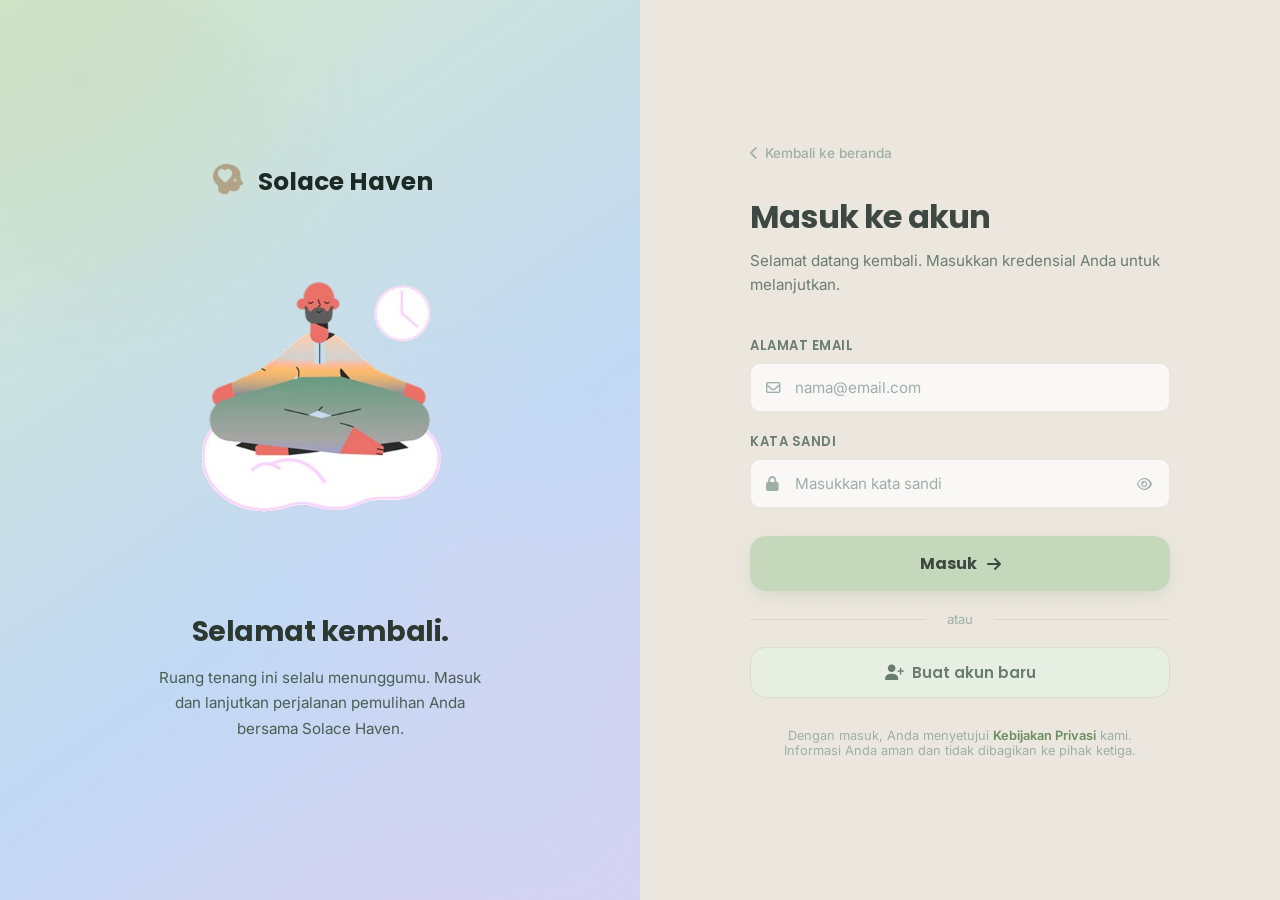
<file: dashboard.html>
<!DOCTYPE html>
<html lang="en">

<head>
    <meta charset="UTF-8">
    <meta name="viewport" content="width=device-width, initial-scale=1.0">
    <meta name="description"
        content="Solace Haven Dashboard - Track your daily goals, check your emotional weather, and monitor your self-care progress.">
    <title>Dashboard | Solace Haven</title>
    <script src="guard.js"></script>
    <!-- Google Fonts -->
    <link rel="preconnect" href="https://fonts.googleapis.com">
    <link rel="preconnect" href="https://fonts.gstatic.com" crossorigin>
    <link
        href="https://fonts.googleapis.com/css2?family=Inter:wght@300;400;500;600;700&family=Poppins:wght@300;400;500;600;700&display=swap"
        rel="stylesheet">
    <link rel="stylesheet" href="https://cdnjs.cloudflare.com/ajax/libs/font-awesome/6.4.0/css/all.min.css">

    <style>
        /* ============================================================================
           DESIGN SYSTEM VARIABLES & THEMES
           ============================================================================ */
        :root {
            --bg-primary: #EBE7DF;
            --bg-secondary: #DFD9CE;
            --card-bg: rgba(255, 255, 255, 0.96);
            --card-border: rgba(0, 0, 0, 0.08);
            --card-shadow: 0 12px 35px -10px rgba(60, 75, 55, 0.18), 0 4px 12px -3px rgba(60, 75, 55, 0.1);
            --text-primary: #1A241F;
            --text-secondary: #3B4B42;
            --text-light: #9EB0A6;

            /* Accents */
            --sage: #C5D8BC;
            --sage-light: #E7EFE3;
            --sage-dark: #6B8E5F;
            --blue: #C6D9F7;
            --blue-light: #EBF1FC;
            --blue-dark: #5B7BB3;
            --beige: #F1E4D3;
            --beige-light: #FAF5EF;
            --beige-dark: #9F825F;
            --lavender: #E1D5F2;
            --lavender-light: #F4EFFB;
            --lavender-dark: #8E71B0;
            --teal: #B2DDE6;
            --teal-light: #E5F3F6;
            --teal-dark: #4F838E;
            --coral-soft: #F5C5BE;
            --coral-soft-light: #FDF1EE;
            --coral-soft-dark: #BD6457;

            --radius-lg: 24px;
            --radius-md: 16px;
            --radius-sm: 10px;
            --font-heading: 'Poppins', sans-serif;
            --font-body: 'Inter', sans-serif;
            --transition-smooth: all 0.4s cubic-bezier(0.16, 1, 0.3, 1);
            --transition-fast: all 0.25s cubic-bezier(0.16, 1, 0.3, 1);
        }

        [data-theme="twilight"] {
            --bg-primary: #EBE7DF;
            --bg-secondary: #0B110E;
            --card-bg: rgba(255, 255, 255, 0.96);
            --card-border: rgba(0, 0, 0, 0.08);
            --card-shadow: 0 12px 35px -10px rgba(60, 75, 55, 0.18), 0 4px 12px -3px rgba(60, 75, 55, 0.1);
            --text-primary: #EDF3EF;
            --text-secondary: #A9BDB1;
            --text-light: #7E9588;

            --sage: #7A9E6C;
            --sage-light: rgba(122, 158, 108, 0.12);
            --sage-dark: #C2DFC0;
            --blue: #5C7DAF;
            --blue-light: rgba(92, 125, 175, 0.12);
            --blue-dark: #BFD6FB;
            --beige: #8B7153;
            --beige-light: rgba(139, 113, 83, 0.12);
            --beige-dark: #EAD0B3;
            --lavender: #765E99;
            --lavender-light: rgba(118, 94, 153, 0.12);
            --lavender-dark: #E2CEFB;
            --teal: #497882;
            --teal-light: rgba(73, 120, 130, 0.12);
            --teal-dark: #B9E6EE;
        }

        [data-theme="sage-mist"] {
            --bg-primary: #EBE7DF;
            --bg-secondary: #E3EDE0;
            --card-bg: rgba(255, 255, 255, 0.96);
            --card-border: rgba(0, 0, 0, 0.08);
            --card-shadow: 0 12px 35px -10px rgba(60, 75, 55, 0.18), 0 4px 12px -3px rgba(60, 75, 55, 0.1);
            --text-primary: #2C382A;
            --text-secondary: #526B4E;
            --text-light: #8CA088;

            --sage: #A7C59C;
            --sage-light: #EBF2E8;
            --sage-dark: #465E42;
        }

        [data-theme="lavender-dreams"] {
            --bg-primary: #EBE7DF;
            --bg-secondary: #E9E1F2;
            --card-bg: rgba(255, 255, 255, 0.96);
            --card-border: rgba(0, 0, 0, 0.08);
            --card-shadow: 0 12px 35px -10px rgba(60, 75, 55, 0.18), 0 4px 12px -3px rgba(60, 75, 55, 0.1);
            --text-primary: #332840;
            --text-secondary: #654E80;
            --text-light: #9B8AA8;

            --lavender: #C3AFE0;
            --lavender-light: #F7F5FC;
            --lavender-dark: #583F72;
        }

        * {
            box-sizing: border-box;
            margin: 0;
            padding: 0;
        }

        body {
            font-family: var(--font-body);
            background-color: var(--bg-primary);
            color: var(--text-primary);
            min-height: 100vh;
            overflow-x: hidden;
            display: flex;
            transition: background-color 0.6s ease, color 0.6s ease;
        }

        /* Organic Kembaliground Blobs */
        .ambient-glow {
            position: fixed;
            width: 45vw;
            height: 45vw;
            border-radius: 50%;
            filter: blur(140px);
            opacity: 0.35;
            z-index: 0;
            pointer-events: none;
            animation: floatGlow 18s infinite alternate ease-in-out;
        }

        .glow-1 {
            top: -10vw;
            left: -10vw;
            background-color: var(--sage);
        }

        .glow-2 {
            bottom: -10vw;
            right: -10vw;
            background-color: var(--blue);
        }

        .glow-3 {
            top: 40vh;
            left: 35vw;
            background-color: var(--lavender);
            opacity: 0.12;
        }

        @keyframes floatGlow {
            0% {
                transform: translate(0, 0) scale(1);
            }

            100% {
                transform: translate(4vw, 5vh) scale(1.08);
            }
        }

        /* Floating Sidebar Redesign */
        .sidebar {
            position: fixed;
            top: 24px;
            left: 24px;
            bottom: 24px;
            width: 260px;
            background: rgba(255, 255, 255, 0.9);
            backdrop-filter: blur(20px);
            -webkit-backdrop-filter: blur(20px);
            border: 1px solid rgba(0, 0, 0, 0.08);
            border-radius: var(--radius-lg);
            padding: 36px 20px;
            display: flex;
            flex-direction: column;
            justify-content: space-between;
            z-index: 100;
            box-shadow: 0 12px 35px -10px rgba(60, 75, 55, 0.18);
            transition: var(--transition-smooth);
        }

        [data-theme="twilight"] .sidebar {
            background: rgba(255, 255, 255, 0.9);
            border: 1px solid rgba(0, 0, 0, 0.08);
            box-shadow: 0 12px 35px -10px rgba(60, 75, 55, 0.18);
        }

        [data-theme="sage-mist"] .sidebar {
            background: rgba(255, 255, 255, 0.9);
            border-color: rgba(107, 142, 95, 0.15);
        }

        [data-theme="lavender-dreams"] .sidebar {
            background: rgba(255, 255, 255, 0.9);
            border-color: rgba(142, 113, 176, 0.15);
        }

        .sidebar-logo,
        .sidebar-link {
            display: flex;
            align-items: center;
            text-decoration: none;
            color: var(--text-primary);
            font-family: var(--font-heading);
        }

        .sidebar-logo {
            gap: 12px;
            font-weight: 600;
            font-size: 1.25rem;
            padding-left: 8px;
        }

        .logo-icon {
            width: 40px;
            height: 40px;
            border-radius: 0;
            background: none;
            box-shadow: none;
            flex: 0 0 40px;
            display: flex;
            align-items: center;
            justify-content: center;
        }

        .logo-icon svg {
            display: block;
            width: 40px;
            height: 40px;
        }

        .sidebar-nav {
            display: flex;
            flex-direction: column;
            gap: 6px;
            margin-top: 40px;
            flex-grow: 1;
        }

        .sidebar-link {
            gap: 16px;
            width: 100%;
            min-height: 44px;
            padding: 11px 16px;
            border-radius: 14px;
            color: #43534b;
            font-size: 1rem;
            font-weight: 600;
            transition: var(--transition-smooth);
        }

        .sidebar-link i {
            width: 20px;
            font-size: 1.05rem;
            color: #6f7f77;
            opacity: 1;
            text-align: center;
        }

        .sidebar-link:hover {
            background: #eeeeee;
            color: #1c2924;
            transform: none;
        }

        .sidebar-link.active {
            background: #e9e9e9;
            color: #1c2924;
            border: none;
            box-shadow: none;
        }

        .sidebar-link.active i {
            color: #7fa17d;
        }

        .sidebar-footer {
            display: flex;
            flex-direction: column;
            gap: 16px;
            padding-bottom: 8px;
        }

        .btn-logout-sidebar {
            display: flex;
            align-items: center;
            gap: 14px;
            padding: 11px 16px;
            border-radius: 14px;
            background: none;
            border: none;
            cursor: pointer;
            color: #BD6457;
            font-family: var(--font-heading);
            font-size: 1rem;
            font-weight: 600;
            width: 100%;
            transition: background 0.2s ease;
        }

        .btn-logout-sidebar:hover {
            background: #fdf1ee;
        }

        .btn-logout-sidebar i {
            font-size: 1.05rem;
            color: #BD6457;
        }

        /* Mobile Bottom Nav */
        .bottom-nav {
            display: none;
            position: fixed;
            bottom: 0;
            left: 0;
            width: 100%;
            background-color: var(--bg-secondary);
            border-top: 1px solid var(--card-border);
            justify-content: space-around;
            padding: 12px 6px;
            z-index: 1000;
        }

        .bottom-link {
            display: flex;
            flex-direction: column;
            align-items: center;
            gap: 4px;
            text-decoration: none;
            color: var(--text-secondary);
            font-size: 0.75rem;
            font-family: var(--font-heading);
            font-weight: 500;
            background: transparent;
            border: none;
            cursor: pointer;
            transition: var(--transition-fast);
        }

        .bottom-link i {
            font-size: 1.25rem;
        }

        .bottom-link.active {
            color: var(--sage-dark);
        }

        /* Main Area Layout */
        .main-container {
            flex-grow: 1;
            margin-left: 308px;
            /* 24px + 260px + 24px */
            padding: 40px 40px 60px;
            max-width: 1240px;
            width: calc(100% - 308px);
            position: relative;
            z-index: 10;
        }

        /* Page Header Redesign */
        .page-header {
            display: flex;
            justify-content: space-between;
            align-items: center;
            margin-bottom: 36px;
            border-bottom: 1px solid var(--card-border);
            padding-bottom: 24px;
        }

        .greeting-section h1 {
            font-family: var(--font-heading);
            font-size: 2.2rem;
            font-weight: 700;
            letter-spacing: -0.5px;
            color: var(--text-primary);
        }

        .weather-banner {
            display: inline-flex;
            align-items: center;
            gap: 8px;
            background-color: var(--sage-light);
            color: var(--text-primary);
            padding: 6px 14px;
            border-radius: 30px;
            font-size: 0.85rem;
            margin-top: 8px;
            font-weight: 600;
            box-shadow: 0 2px 10px rgba(0, 0, 0, 0.02);
        }

        .header-meta {
            display: flex;
            align-items: center;
            gap: 16px;
        }

        .streak-badge {
            background-color: var(--coral-soft-light);
            color: var(--coral-soft-dark);
            padding: 8px 16px;
            border-radius: 20px;
            font-family: var(--font-heading);
            font-weight: 700;
            font-size: 0.9rem;
            display: flex;
            align-items: center;
            gap: 6px;
            box-shadow: 0 4px 12px rgba(189, 100, 87, 0.08);
        }

        /* Dashboard Grid inspired by the uploaded reference */
        .dashboard-grid {
            display: grid;
            grid-template-columns: repeat(3, minmax(180px, 1fr));
            gap: 28px;
            max-width: 960px;
        }

        .left-col,
        .right-col,
        .trackers-row {
            display: contents;
        }

        /* Premium Floating Card Design */
        .card {
            background-color: var(--card-bg);
            backdrop-filter: blur(20px);
            -webkit-backdrop-filter: blur(20px);
            border: 1px solid var(--card-border);
            border-radius: var(--radius-lg);
            padding: 26px 30px;
            box-shadow: var(--card-shadow);
            transition: var(--transition-smooth);
            margin-bottom: 32px;
            position: relative;
            overflow: hidden;
        }

        .dashboard-grid .card {
            min-height: 210px;
            margin-bottom: 0;
        }

        .weather-card {
            order: 1;
        }

        .left-col > .card:first-child {
            order: 2;
        }

        .right-col > .card:first-child {
            order: 3;
        }

        .tracker-subcard:nth-child(1) {
            order: 4;
        }

        .tracker-subcard:nth-child(2) {
            order: 5;
        }

        .right-col > .card:nth-child(2) {
            display: none;
        }

        .lumi-preview-card {
            order: 6;
            background: linear-gradient(145deg, #f8fbff 0%, var(--sage-light) 100%);
            color: var(--text-primary);
            text-decoration: none;
        }

        .weather-card,
        .compact-card {
            display: flex;
            flex-direction: column;
            align-items: center;
            justify-content: center;
            text-align: center;
            gap: 14px;
        }

        .weather-visual {
            font-size: 2.7rem;
            line-height: 1;
        }

        .weather-card h3,
        .compact-card h3 {
            font-family: var(--font-heading);
            font-size: 1rem;
            font-weight: 700;
        }

        .weather-card p,
        .compact-card p {
            color: var(--text-secondary);
            font-size: 0.82rem;
            line-height: 1.5;
        }

        .card:hover {
            transform: translateY(-4px);
            box-shadow: 0 20px 50px -12px rgba(60, 75, 55, 0.25), 0 8px 20px -4px rgba(60, 75, 55, 0.15);
        }

        .card-title-group {
            display: flex;
            justify-content: space-between;
            align-items: flex-start;
            margin-bottom: 24px;
        }

        .card-title-group h3 {
            font-family: var(--font-heading);
            font-size: 1.25rem;
            font-weight: 600;
            color: var(--text-primary);
        }

        .card-title-group p {
            font-size: 0.9rem;
            color: var(--text-secondary);
            margin-top: 2px;
        }

        /* Daily Checklist UI overhaul */
        .checklist-group {
            display: flex;
            flex-direction: column;
            gap: 14px;
        }

        .checklist-item {
            display: flex;
            align-items: center;
            justify-content: space-between;
            background-color: transparent;
            border: none;
            padding: 0;
            border-radius: 0;
            cursor: pointer;
            transition: var(--transition-smooth);
        }

        [data-theme="twilight"] .checklist-item {
            background-color: rgba(255, 255, 255, 0.02);
        }

        .checklist-item:hover {
            background-color: transparent;
            transform: translateX(2px);
        }

        [data-theme="twilight"] .checklist-item:hover {
            background-color: rgba(255, 255, 255, 0.05);
        }

        .check-left {
            display: flex;
            align-items: center;
            gap: 10px;
            font-size: 0.84rem;
            color: var(--text-primary);
        }

        .check-box-icon {
            width: 18px;
            height: 18px;
            border-radius: 5px;
            border: 2px solid var(--sage-dark);
            display: flex;
            align-items: center;
            justify-content: center;
            color: white;
            font-size: 0.75rem;
            transition: var(--transition-fast);
        }

        .checklist-item.checked .check-box-icon {
            background-color: var(--sage-dark);
            border-color: var(--sage-dark);
        }

        .checklist-item.checked span {
            text-decoration: line-through;
            color: var(--text-light);
        }

        /* Trackers Grid */
        .trackers-row {
            display: contents;
        }

        .tracker-subcard {
            background-color: var(--card-bg);
            border: 1px solid var(--card-border);
            border-radius: var(--radius-lg);
            padding: 26px 30px;
            text-align: center;
            display: flex;
            flex-direction: column;
            align-items: center;
            justify-content: space-between;
            gap: 16px;
            min-height: 210px;
            box-shadow: var(--card-shadow);
        }

        [data-theme="twilight"] .tracker-subcard {
            background-color: rgba(255, 255, 255, 0.02);
        }

        .tracker-icon {
            font-size: 2.2rem;
            color: var(--blue-dark);
        }

        .tracker-value {
            font-size: 1.6rem;
            font-family: var(--font-heading);
            font-weight: 700;
        }

        /* Water Intake Tracker Clicks */
        .water-cups {
            display: grid;
            grid-template-columns: repeat(4, 1fr);
            gap: 8px 12px;
            justify-content: center;
            flex-wrap: wrap;
            margin-top: 6px;
        }

        .cup-btn {
            border: none;
            background: none;
            cursor: pointer;
            font-size: 1.5rem;
            color: var(--text-light);
            transition: var(--transition-fast);
        }

        .cup-btn:hover {
            transform: scale(1.2);
        }

        .cup-btn.filled {
            color: var(--blue-dark);
        }

        /* Progress Ring / Gauge */
        .progress-gauge-wrapper {
            display: flex;
            align-items: center;
            justify-content: center;
            position: relative;
            width: 140px;
            height: 140px;
            margin: 0 auto;
        }

        .progress-circle-svg {
            transform: rotate(-90deg);
        }

        .circle-bg {
            fill: none;
            stroke: rgba(0, 0, 0, 0.04);
            stroke-width: 8;
        }

        [data-theme="twilight"] .circle-bg {
            stroke: rgba(255, 255, 255, 0.04);
        }

        .circle-progress {
            fill: none;
            stroke: var(--sage);
            stroke-width: 8;
            stroke-linecap: round;
            stroke-dasharray: 377;
            stroke-dashoffset: 377;
            transition: stroke-dashoffset 0.8s ease;
        }

        .gauge-text {
            position: absolute;
            font-family: var(--font-heading);
            font-weight: 700;
            font-size: 1.4rem;
            color: var(--text-primary);
        }

        /* Weekly Emotional Weather capsules */
        .weekly-capsules {
            display: grid;
            grid-template-columns: repeat(7, 1fr);
            gap: 8px;
            margin-top: 10px;
        }

        .capsule {
            display: flex;
            flex-direction: column;
            align-items: center;
            gap: 8px;
            background-color: rgba(255, 255, 255, 0.45);
            border: 1px solid var(--card-border);
            padding: 14px 4px;
            border-radius: 24px;
            font-size: 0.85rem;
            transition: var(--transition-smooth);
        }

        [data-theme="twilight"] .capsule {
            background-color: rgba(255, 255, 255, 0.02);
        }

        .capsule.active {
            box-shadow: 0 6px 15px rgba(0, 0, 0, 0.04);
            transform: scale(1.08);
            border-color: var(--sage-dark);
        }

        .capsule-day {
            font-weight: 700;
            color: var(--text-secondary);
        }

        .capsule-emoji {
            font-size: 1.35rem;
        }

        .profile-button {
            width: 46px;
            height: 46px;
            border-radius: 50%;
            background-color: var(--text-secondary);
            display: flex;
            align-items: center;
            justify-content: center;
            color: var(--card-bg);
            font-size: 1.2rem;
            box-shadow: 0 4px 12px rgba(0, 0, 0, 0.05);
            text-decoration: none;
        }

        .lumi-preview-content {
            min-height: 158px;
            display: flex;
            flex-direction: column;
            justify-content: center;
            text-align: center;
            gap: 14px;
        }

        .lumi-preview-avatar {
            width: 56px;
            height: 56px;
            border-radius: 50%;
            background: linear-gradient(135deg, var(--sage-dark), var(--blue-dark));
            display: flex;
            align-items: center;
            justify-content: center;
            color: white;
            font-size: 1.35rem;
            box-shadow: 0 4px 12px rgba(0, 0, 0, 0.05);
            margin: 0 auto;
        }

        .lumi-preview-text {
            flex-grow: 0;
        }

        .lumi-preview-text h4 {
            font-family: var(--font-heading);
            font-size: 1rem;
            font-weight: 700;
        }

        .lumi-preview-text p {
            font-size: 0.82rem;
            color: var(--text-secondary);
            margin-top: 6px;
        }

        .btn-lumi-go {
            width: 36px;
            height: 36px;
            border-radius: 50%;
            background-color: var(--text-primary);
            color: var(--bg-primary);
            display: flex;
            align-items: center;
            justify-content: center;
            text-decoration: none;
            margin: 0 auto;
        }

        /* Screen-Time Countdown Bar */
        .screentime-progress {
            height: 8px;
            background-color: rgba(0, 0, 0, 0.04);
            border-radius: 10px;
            overflow: hidden;
            margin-top: 10px;
        }

        [data-theme="twilight"] .screentime-progress {
            background-color: rgba(255, 255, 255, 0.04);
        }

        .screentime-bar {
            height: 100%;
            background-color: var(--coral-soft-dark);
            width: 40%;
            transition: width 1s ease;
        }


        @media (max-width: 1024px) {
            .sidebar {
                display: none;
            }

            .bottom-nav {
                display: flex;
            }

            .main-container {
                margin-left: 0;
                width: 100%;
                padding: 20px 20px 100px;
            }

            .dashboard-grid {
                grid-template-columns: 1fr;
                max-width: none;
            }
        }
    </style>
</head>

<body>
    <div class="ambient-glow glow-1"></div>
    <div class="ambient-glow glow-2"></div>
    <div class="ambient-glow glow-3"></div>

    <!-- Floating Sidebar Navigation -->
    <aside class="sidebar">
        <a href="index.html" class="sidebar-logo">
            <div class="logo-icon">
    <img src="healthicons.png" width="40" height="40" alt="Solace Haven Logo">
            </div>
            <span>Solace Haven</span>
        </a>

        <nav class="sidebar-nav">
            <a href="dashboard.html" class="sidebar-link active">
                <i class="fa-solid fa-square-poll-vertical"></i>
                <span>Dashboard</span>
            </a>
            <a href="journal.html" class="sidebar-link">
                <i class="fa-solid fa-feather-pointed"></i>
                <span>CBT Journal</span>
            </a>
            <a href="therapy.html" class="sidebar-link">
                <i class="fa-solid fa-wind"></i>
                <span>Therapy Space</span>
            </a>
            <a href="sleep.html" class="sidebar-link">
                <i class="fa-solid fa-moon"></i>
                <span>Sleep &amp; Relax</span>
            </a>
            <a href="screening.html" class="sidebar-link" style="display:none;">
                <i class="fa-solid fa-square-check"></i>
                <span>Self Screening</span>
            </a>
            <a href="lumi.html" class="sidebar-link lumi-link">
                <i class="fa-solid fa-comment-dots"></i>
                <span>Lumi</span>
            </a>
        </nav>

        <div class="sidebar-footer">
            <button class="btn-logout-sidebar" id="logout-btn">
                <i class="fa-solid fa-right-from-bracket"></i>
                <span>Logout</span>
            </button>
        </div>
    </aside>

    <!-- Bottom Navigation (Mobile) -->
    <nav class="bottom-nav">
        <a href="dashboard.html" class="bottom-link active">
            <i class="fa-solid fa-square-poll-vertical"></i>
            <span>Home</span>
        </a>
        <a href="journal.html" class="bottom-link">
            <i class="fa-solid fa-feather-pointed"></i>
            <span>Journal</span>
        </a>
        <a href="therapy.html" class="bottom-link">
            <i class="fa-solid fa-wind"></i>
            <span>Therapy</span>
        </a>
        <a href="sleep.html" class="bottom-link">
            <i class="fa-solid fa-moon"></i>
            <span>Sleep</span>
        </a>
        <a href="screening.html" class="bottom-link" style="display:none;">
            <i class="fa-solid fa-square-check"></i>
            <span>Quiz</span>
        </a>
        <a href="lumi.html" class="bottom-link">
            <i class="fa-solid fa-comment-dots"></i>
            <span>Lumi</span>
        </a>
        <button class="bottom-link" id="mobile-logout-btn" type="button">
            <i class="fa-solid fa-right-from-bracket"></i>
            <span>Logout</span>
        </button>
    </nav>

    <!-- Main Content Area -->
    <main class="main-container">
        <!-- Header -->
        <header class="page-header">
            <div class="greeting-section">
                <h1 id="user-greeting">Good morning, friend!</h1>
                <div class="weather-banner" id="emotional-weather">
                    <span id="weather-icon">🌤️</span>
                    <span id="weather-text">Cerah Berawan • Angin emosional terasa lembut</span>
                </div>
            </div>
            <div class="header-meta">
                <a href="profile.html" class="profile-button" title="Profil">
                    <i class="fa-solid fa-user"></i>
                </a>
            </div>
        </header>

        <!-- Dashboard Layout -->
        <div class="dashboard-grid">
            <div class="card weather-card">
                <div class="weather-visual" id="dashboard-weather-visual">🌤️</div>
                <h3>Cuaca Emosional Anda</h3>
                <p id="dashboard-weather-copy">Cerah Berawan • Angin emosional terasa lembut</p>
            </div>

            <!-- Left Column: Tasks & Tracks -->
            <div class="left-col">
                <!-- Self-Care Checklist -->
                <div class="card">
                    <div class="card-title-group">
                        <div>
                            <h3>Checklist Self-Care Harian</h3>
                            <p>Kebiasaan positif untuk pikiran yang seimbang.</p>
                        </div>
                    </div>
                    <div class="checklist-group" id="habit-checklist">
                        <div class="checklist-item" data-habit="breathe">
                            <div class="check-left">
                                <div class="check-box-icon"><i class="fa-solid fa-check"></i></div>
                                <span>Selesaikan sesi breathing 5 menit</span>
                            </div>
                        </div>
                        <div class="checklist-item" data-habit="journal">
                            <div class="check-left">
                                <div class="check-box-icon"><i class="fa-solid fa-check"></i></div>
                                <span>Menulis di CBT thought journal</span>
                            </div>
                        </div>
                        <div class="checklist-item" data-habit="water">
                            <div class="check-left">
                                <div class="check-box-icon"><i class="fa-solid fa-check"></i></div>
                                <span>Penuhi target minum air (8 gelas)</span>
                            </div>
                        </div>
                        <div class="checklist-item" data-habit="screen">
                            <div class="check-left">
                                <div class="check-box-icon"><i class="fa-solid fa-check"></i></div>
                                <span>Jaga screen time di bawah 2 jam</span>
                            </div>
                        </div>
                    </div>
                </div>

                <!-- Trackers Row -->
                <div class="trackers-row">
                    <!-- Water Intake -->
                    <div class="card tracker-subcard">
                        <div class="tracker-icon"><i class="fa-solid fa-glass-water"></i></div>
                        <div>
                            <span class="tracker-value" id="water-val">0</span> / 8 gelas
                        </div>
                        <div class="water-cups" id="water-cups-btns">
                            <button class="cup-btn" data-cup="1"><i class="fa-solid fa-glass-water"></i></button>
                            <button class="cup-btn" data-cup="2"><i class="fa-solid fa-glass-water"></i></button>
                            <button class="cup-btn" data-cup="3"><i class="fa-solid fa-glass-water"></i></button>
                            <button class="cup-btn" data-cup="4"><i class="fa-solid fa-glass-water"></i></button>
                            <button class="cup-btn" data-cup="5"><i class="fa-solid fa-glass-water"></i></button>
                            <button class="cup-btn" data-cup="6"><i class="fa-solid fa-glass-water"></i></button>
                            <button class="cup-btn" data-cup="7"><i class="fa-solid fa-glass-water"></i></button>
                            <button class="cup-btn" data-cup="8"><i class="fa-solid fa-glass-water"></i></button>
                        </div>
                    </div>

                    <!-- Screen Time Reminder -->
                    <div class="card tracker-subcard">
                        <div class="tracker-icon" style="color: var(--coral-soft-dark);"><i
                                class="fa-solid fa-mobile-screen"></i></div>
                        <div>
                            <span class="tracker-value" id="screentime-val">48</span> / 120 mins
                        </div>
                        <p style="font-size:0.8rem; color: var(--text-secondary);">48 menit digunakan. Istirahat dalam
                            72 mins.</p>
                        <div class="screentime-progress" style="width: 100%;">
                            <div class="screentime-bar" id="screentime-bar" style="width: 40%;"></div>
                        </div>
                    </div>
                </div>
            </div>

            <!-- Right Column: Graphs & Companion -->
            <div class="right-col">
                <!-- Progress Ring -->
                <div class="card" style="text-align: center;">
                    <div class="card-title-group" style="justify-content: center; text-align: center;">
                        <div>
                            <h3>Calm Progress</h3>
                            <p>Penyelesaian checklist self-care harian.</p>
                        </div>
                    </div>
                    <div class="progress-gauge-wrapper">
                        <svg class="progress-circle-svg" width="140" height="140">
                            <circle class="circle-bg" cx="70" cy="70" r="60"></circle>
                            <circle class="circle-progress" id="progress-indicator" cx="70" cy="70" r="60"></circle>
                        </svg>
                        <span class="gauge-text" id="progress-pct">0%</span>
                    </div>
                </div>

                <!-- Weekly Emotional Weather Forecast -->
                <div class="card">
                    <div class="card-title-group">
                        <div>
                            <h3>Weekly Emotional Weather</h3>
                            <p>Ringkasan perasaan yang dicatat minggu ini.</p>
                        </div>
                    </div>
                    <div class="weekly-capsules" id="weekly-capsules-grid">
                        <div class="capsule" data-day="Mon"><span class="capsule-day">M</span><span
                                class="capsule-emoji" style="font-family: 'Apple Color Emoji', 'Segoe UI Emoji', sans-serif;">🌸</span></div>
                        <div class="capsule" data-day="Tue"><span class="capsule-day">T</span><span
                                class="capsule-emoji" style="font-family: 'Apple Color Emoji', 'Segoe UI Emoji', sans-serif;">😌</span></div>
                        <div class="capsule" data-day="Wed"><span class="capsule-day">W</span><span
                                class="capsule-emoji" style="font-family: 'Apple Color Emoji', 'Segoe UI Emoji', sans-serif;">🥱</span></div>
                        <div class="capsule" data-day="Thu"><span class="capsule-day">T</span><span
                                class="capsule-emoji" style="font-family: 'Apple Color Emoji', 'Segoe UI Emoji', sans-serif;">🥺</span></div>
                        <div class="capsule" data-day="Fri"><span class="capsule-day">F</span><span
                                class="capsule-emoji" style="font-family: 'Apple Color Emoji', 'Segoe UI Emoji', sans-serif;">😌</span></div>
                        <div class="capsule" data-day="Sat"><span class="capsule-day">S</span><span
                                class="capsule-emoji" style="font-family: 'Apple Color Emoji', 'Segoe UI Emoji', sans-serif;">—</span></div>
                        <div class="capsule" data-day="Sun"><span class="capsule-day">S</span><span
                                class="capsule-emoji" style="font-family: 'Apple Color Emoji', 'Segoe UI Emoji', sans-serif;">—</span></div>
                    </div>
                </div>

                <!-- Lumi Assistant Preview Card -->
                <div class="card lumi-preview-card">
                    <div class="lumi-preview-content">
                        <div class="lumi-preview-avatar">
                            <i class="fa-solid fa-spa"></i>
                        </div>
                        <div class="lumi-preview-text">
                            <h4>Ngobrol dengan Lumi</h4>
                            <p id="lumi-preview-quote">"Bagaimana perasaan hatimu hari ini, teman? Mari ngobrol di ruang
                                yang aman."</p>
                        </div>
                        <a href="lumi.html" class="btn-lumi-go" title="Chat with Lumi">
                            <i class="fa-solid fa-arrow-right"></i>
                        </a>
                    </div>
                </div>
            </div>

        </div>
    </main>

    <script>
        // --- State Management ---
        const userState = {
            theme: localStorage.getItem("solace-theme") || "light",
            userName: localStorage.getItem("solace-username") || "friend",
            streak: parseInt(localStorage.getItem("solace-streak")) || 1,
            waterIntake: parseInt(localStorage.getItem("solace-water")) || 0,
            completedHabits: JSON.parse(localStorage.getItem("solace-habits-completed")) || []
        };

        // Theme management
        function applyTheme(theme) {
            userState.theme = theme;
            document.documentElement.setAttribute("data-theme", theme);
            localStorage.setItem("solace-theme", theme);
        }
        applyTheme(userState.theme);

        function logout() {
            localStorage.removeItem("solace-authenticated");
            window.location.href = "index.html";
        }
        document.getElementById("logout-btn")?.addEventListener("click", logout);
        document.getElementById("mobile-logout-btn")?.addEventListener("click", logout);

        // Apply Personalizations
        document.getElementById("user-greeting").textContent = `Good morning, ${userState.userName}`;
        const streakCountEl = document.getElementById("streak-count");
        if (streakCountEl) streakCountEl.textContent = `${userState.streak} Hari Beruntun`;

        // Interactive Water Tracker
        const waterVal = document.getElementById("water-val");
        const cupBtns = document.querySelectorAll(".cup-btn");

        function updateWaterUI() {
            waterVal.textContent = userState.waterIntake;
            cupBtns.forEach((btn, idx) => {
                btn.classList.toggle("filled", idx < userState.waterIntake);
            });
            // Update habit checklist if 8 cups hit
            if (userState.waterIntake >= 8) {
                completeHabit("water");
            } else {
                uncompleteHabit("water");
            }
        }

        cupBtns.forEach((btn, idx) => {
            btn.addEventListener("click", () => {
                userState.waterIntake = idx + 1;
                localStorage.setItem("solace-water", userState.waterIntake);
                updateWaterUI();
            });
        });
        updateWaterUI();

        // Habit Checklist toggle
        const checklistItems = document.querySelectorAll(".checklist-item");

        function updateHabitsUI() {
            let completedCount = 0;
            checklistItems.forEach(item => {
                const habitKey = item.getAttribute("data-habit");
                const isCompleted = userState.completedHabits.includes(habitKey);
                item.classList.toggle("checked", isCompleted);
                if (isCompleted) completedCount++;
            });

            // Update Progress gauge
            const pct = Math.round((completedCount / checklistItems.length) * 100);
            document.getElementById("progress-pct").textContent = `${pct}%`;

            // Progress SVG circumference is 377 (2 * PI * r = 2 * 3.14159 * 60 = 377)
            const offset = 377 - (377 * pct / 100);
            document.getElementById("progress-indicator").style.strokeDashoffset = offset;
        }

        function completeHabit(habitKey) {
            if (!userState.completedHabits.includes(habitKey)) {
                userState.completedHabits.push(habitKey);
                localStorage.setItem("solace-habits-completed", JSON.stringify(userState.completedHabits));
                updateHabitsUI();
            }
        }

        function uncompleteHabit(habitKey) {
            if (userState.completedHabits.includes(habitKey)) {
                userState.completedHabits = userState.completedHabits.filter(h => h !== habitKey);
                localStorage.setItem("solace-habits-completed", JSON.stringify(userState.completedHabits));
                updateHabitsUI();
            }
        }

        checklistItems.forEach(item => {
            item.addEventListener("click", () => {
                const habitKey = item.getAttribute("data-habit");
                // Don't toggle water habit directly since it links to cups
                if (habitKey === "water") return;

                if (userState.completedHabits.includes(habitKey)) {
                    uncompleteHabit(habitKey);
                } else {
                    completeHabit(habitKey);
                }
            });
        });
        updateHabitsUI();

        // Emotional Weather System (reads from recent logged moods)
        const weatherIcon = document.getElementById("weather-icon");
        const weatherText = document.getElementById("weather-text");

        const moods = JSON.parse(localStorage.getItem("solace-moods")) || [];
        const latestMood = moods[0]?.mood || localStorage.getItem("solace-latest-mood") || "peaceful";

        const weatherForecastMap = {
            peaceful: { icon: "☀️", text: "Cerah & Tenang • Angin pemulihan sedang aktif" },
            anxious: { icon: "⛈️", text: "Badai Petir • Kelembapan gugup tinggi, ambil napas dalam" },
            sad: { icon: "🌧️", text: "Hujan Gerimis • Cuaca emosional lembut, sangat butuh self-care" },
            tired: { icon: "🌫️", text: "Kabut Tebal • Jarak pandang rendah, pelankan ritme dan beristirahatlah" },
            grateful: { icon: "🌈", text: "Pelangi Syukur • Cakrawala cerah, bawa cahaya ini bersamamu" },
            stressed: { icon: "🌪️", text: "Angin Kencang • Arus emosi bergerak cepat, berhenti dan tenangkan diri" }
        };

        const forecast = weatherForecastMap[latestMood] || weatherForecastMap.peaceful;
        weatherIcon.textContent = forecast.icon;
        weatherText.textContent = forecast.text;
        document.getElementById("dashboard-weather-visual").textContent = forecast.icon;
        document.getElementById("dashboard-weather-copy").textContent = forecast.text;

        // Render capsules
        const capsuleEmojis = {
            peaceful: "😌", anxious: "🥺", sad: "😢", tired: "🥱", grateful: "🌸", stressed: "🤯"
        };
        const weeklyGrid = document.getElementById("weekly-capsules-grid");
        // Distribute emojis on weekly calendar mock
        const days = ["Mon", "Tue", "Wed", "Thu", "Fri", "Sat", "Sun"];
        const todayName = new Date().toLocaleDateString('en-US', { weekday: 'short' });

        // Update current day capsule with today's mood
        const capsulesList = document.querySelectorAll(".capsule");
        capsulesList.forEach(cap => {
            const dayAttr = cap.getAttribute("data-day");
            if (dayAttr === todayName) {
                cap.classList.add("active");
                cap.style.backgroundColor = "var(--sage-light)";
                cap.querySelector(".capsule-emoji").textContent = capsuleEmojis[latestMood] || "😌";
                cap.querySelector(".capsule-emoji").style.fontFamily = "'Apple Color Emoji', 'Segoe UI Emoji', sans-serif";
            }
        });
    </script>
</body>

</html>
</file>
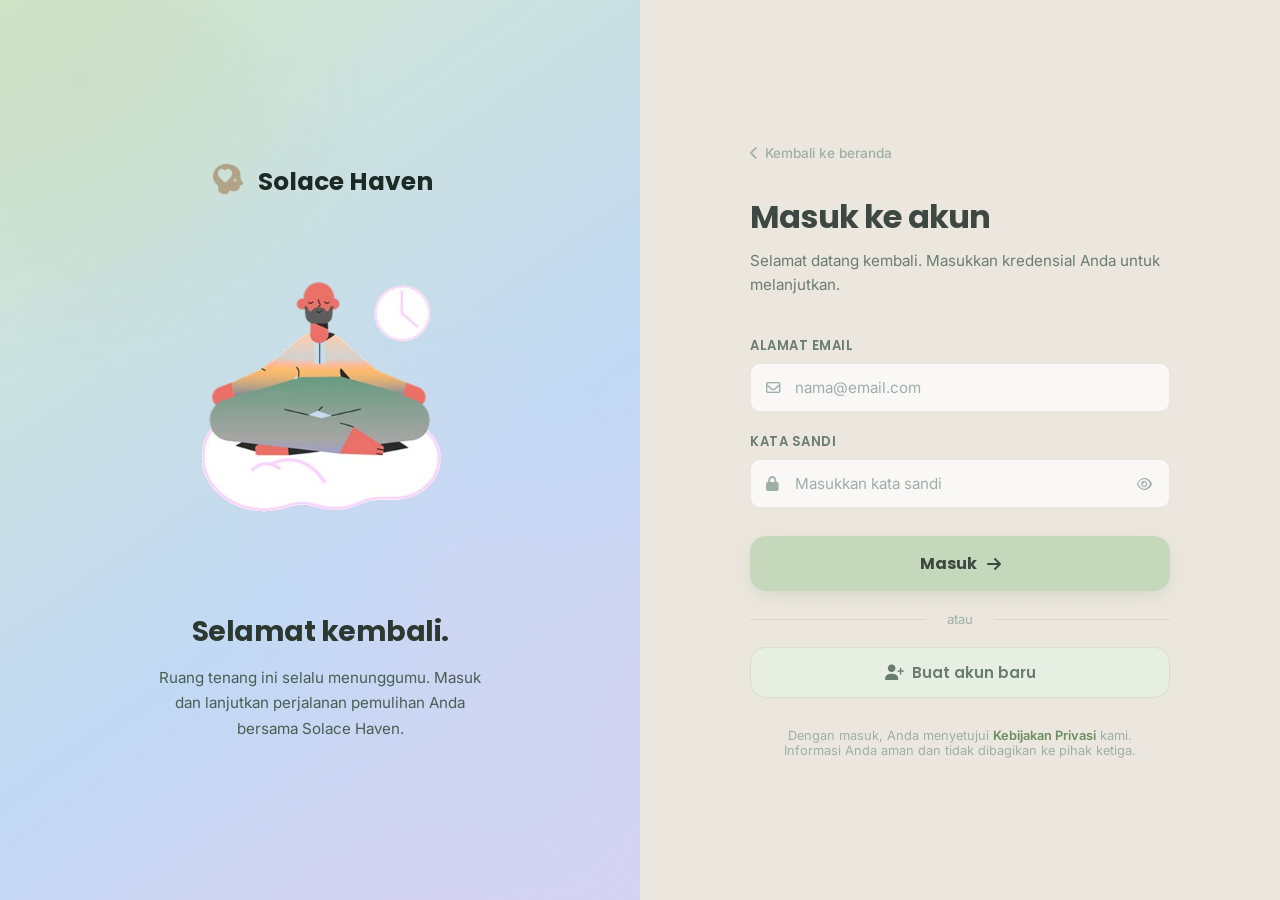
<file: journal.html>
<!DOCTYPE html>
<html lang="en">

<head>
    <meta charset="UTF-8">
    <meta name="viewport" content="width=device-width, initial-scale=1.0">
    <meta name="description"
        content="Solace Haven CBT Journal - Identify cognitive distortions, reframe negative thoughts, and write gratitude logs.">
    <title>CBT Journal | Solace Haven</title>
    <script src="guard.js"></script>
    <!-- Google Fonts -->
    <link rel="preconnect" href="https://fonts.googleapis.com">
    <link rel="preconnect" href="https://fonts.gstatic.com" crossorigin>
    <link
        href="https://fonts.googleapis.com/css2?family=Inter:wght@300;400;500;600;700&family=Poppins:wght@300;400;500;600;700&display=swap"
        rel="stylesheet">
    <link rel="stylesheet" href="https://cdnjs.cloudflare.com/ajax/libs/font-awesome/6.4.0/css/all.min.css">

    <style>
        /* ============================================================================
           DESIGN SYSTEM VARIABLES & THEMES
           ============================================================================ */
        :root {
            --bg-primary: #EBE7DF;
            --bg-secondary: #DFD9CE;
            --card-bg: rgba(255, 255, 255, 0.96);
            --card-border: rgba(0, 0, 0, 0.08);
            --card-shadow: 0 12px 35px -10px rgba(60, 75, 55, 0.18), 0 4px 12px -3px rgba(60, 75, 55, 0.1);
            --text-primary: #1A241F;
            --text-secondary: #3B4B42;
            --text-light: #9EB0A6;

            /* Accents */
            --sage: #C5D8BC;
            --sage-light: #E7EFE3;
            --sage-dark: #6B8E5F;
            --blue: #C6D9F7;
            --blue-light: #EBF1FC;
            --blue-dark: #5B7BB3;
            --beige: #F1E4D3;
            --beige-light: #FAF5EF;
            --beige-dark: #9F825F;
            --lavender: #E1D5F2;
            --lavender-light: #F4EFFB;
            --lavender-dark: #8E71B0;
            --teal: #B2DDE6;
            --teal-light: #E5F3F6;
            --teal-dark: #4F838E;
            --coral-soft: #F5C5BE;
            --coral-soft-light: #FDF1EE;
            --coral-soft-dark: #BD6457;

            --radius-lg: 24px;
            --radius-md: 16px;
            --radius-sm: 10px;
            --font-heading: 'Poppins', sans-serif;
            --font-body: 'Inter', sans-serif;
            --transition-smooth: all 0.4s cubic-bezier(0.16, 1, 0.3, 1);
            --transition-fast: all 0.25s cubic-bezier(0.16, 1, 0.3, 1);
        }

        [data-theme="twilight"] {
            --bg-primary: #EBE7DF;
            --bg-secondary: #0B110E;
            --card-bg: rgba(255, 255, 255, 0.96);
            --card-border: rgba(0, 0, 0, 0.08);
            --card-shadow: 0 12px 35px -10px rgba(60, 75, 55, 0.18), 0 4px 12px -3px rgba(60, 75, 55, 0.1);
            --text-primary: #EDF3EF;
            --text-secondary: #A9BDB1;
            --text-light: #7E9588;

            --sage: #7A9E6C;
            --sage-light: rgba(122, 158, 108, 0.12);
            --sage-dark: #C2DFC0;
            --blue: #5C7DAF;
            --blue-light: rgba(92, 125, 175, 0.12);
            --blue-dark: #BFD6FB;
            --beige: #8B7153;
            --beige-light: rgba(139, 113, 83, 0.12);
            --beige-dark: #EAD0B3;
            --lavender: #765E99;
            --lavender-light: rgba(118, 94, 153, 0.12);
            --lavender-dark: #E2CEFB;
            --teal: #497882;
            --teal-light: rgba(73, 120, 130, 0.12);
            --teal-dark: #B9E6EE;
        }

        [data-theme="sage-mist"] {
            --bg-primary: #EBE7DF;
            --bg-secondary: #E3EDE0;
            --card-bg: rgba(255, 255, 255, 0.96);
            --card-border: rgba(0, 0, 0, 0.08);
            --card-shadow: 0 12px 35px -10px rgba(60, 75, 55, 0.18), 0 4px 12px -3px rgba(60, 75, 55, 0.1);
            --text-primary: #2C382A;
            --text-secondary: #526B4E;
            --text-light: #8CA088;

            --sage: #A7C59C;
            --sage-light: #EBF2E8;
            --sage-dark: #465E42;
        }

        [data-theme="lavender-dreams"] {
            --bg-primary: #EBE7DF;
            --bg-secondary: #E9E1F2;
            --card-bg: rgba(255, 255, 255, 0.96);
            --card-border: rgba(0, 0, 0, 0.08);
            --card-shadow: 0 12px 35px -10px rgba(60, 75, 55, 0.18), 0 4px 12px -3px rgba(60, 75, 55, 0.1);
            --text-primary: #332840;
            --text-secondary: #654E80;
            --text-light: #9B8AA8;

            --lavender: #C3AFE0;
            --lavender-light: #F7F5FC;
            --lavender-dark: #583F72;
        }

        * {
            box-sizing: border-box;
            margin: 0;
            padding: 0;
        }

        body {
            font-family: var(--font-body);
            background-color: var(--bg-primary);
            color: var(--text-primary);
            min-height: 100vh;
            overflow-x: hidden;
            display: flex;
            transition: background-color 0.6s ease, color 0.6s ease;
        }

        /* Organic Kembaliground Blobs */
        .ambient-glow {
            position: fixed;
            width: 45vw;
            height: 45vw;
            border-radius: 50%;
            filter: blur(140px);
            opacity: 0.35;
            z-index: 0;
            pointer-events: none;
            animation: floatGlow 18s infinite alternate ease-in-out;
        }

        .glow-1 {
            top: -10vw;
            left: -10vw;
            background-color: var(--lavender);
        }

        .glow-2 {
            bottom: -10vw;
            right: -10vw;
            background-color: var(--sage);
        }

        .glow-3 {
            top: 40vh;
            left: 35vw;
            background-color: var(--blue);
            opacity: 0.12;
        }

        @keyframes floatGlow {
            0% {
                transform: translate(0, 0) scale(1);
            }

            100% {
                transform: translate(4vw, 5vh) scale(1.08);
            }
        }

        /* Floating Sidebar Redesign */
        .sidebar {
            position: fixed;
            top: 24px;
            left: 24px;
            bottom: 24px;
            width: 260px;
            background: rgba(255, 255, 255, 0.9);
            backdrop-filter: blur(20px);
            -webkit-backdrop-filter: blur(20px);
            border: 1px solid rgba(0, 0, 0, 0.08);
            border-radius: var(--radius-lg);
            padding: 36px 20px;
            display: flex;
            flex-direction: column;
            justify-content: space-between;
            z-index: 100;
            box-shadow: 0 12px 35px -10px rgba(60, 75, 55, 0.18);
            transition: var(--transition-smooth);
        }

        [data-theme="twilight"] .sidebar {
            background: rgba(255, 255, 255, 0.9);
            border: 1px solid rgba(0, 0, 0, 0.08);
            box-shadow: 0 12px 35px -10px rgba(60, 75, 55, 0.18);
        }

        [data-theme="sage-mist"] .sidebar {
            background: rgba(255, 255, 255, 0.9);
            border-color: rgba(107, 142, 95, 0.15);
        }

        [data-theme="lavender-dreams"] .sidebar {
            background: rgba(255, 255, 255, 0.9);
            border-color: rgba(142, 113, 176, 0.15);
        }

        .sidebar-logo,
        .sidebar-link {
            display: flex;
            align-items: center;
            text-decoration: none;
            color: var(--text-primary);
            font-family: var(--font-heading);
        }

        .sidebar-logo {
            gap: 12px;
            font-weight: 600;
            font-size: 1.25rem;
            padding-left: 8px;
        }

        .logo-icon {
            width: 40px;
            height: 40px;
            border-radius: 0;
            background: none;
            box-shadow: none;
            flex: 0 0 40px;
            display: flex;
            align-items: center;
            justify-content: center;
        }

        .logo-icon svg {
            display: block;
            width: 40px;
            height: 40px;
        }

        .sidebar-nav {
            display: flex;
            flex-direction: column;
            gap: 6px;
            margin-top: 40px;
            flex-grow: 1;
        }

        .sidebar-link {
            gap: 16px;
            width: 100%;
            min-height: 44px;
            padding: 11px 16px;
            border-radius: 14px;
            color: #43534b;
            font-size: 1rem;
            font-weight: 600;
            transition: var(--transition-smooth);
        }

        .sidebar-link i {
            width: 20px;
            font-size: 1.05rem;
            color: #6f7f77;
            opacity: 1;
            text-align: center;
        }

        .sidebar-link:hover {
            background: #eeeeee;
            color: #1c2924;
            transform: none;
        }

        .sidebar-link.active {
            background: #e9e9e9;
            color: #1c2924;
            border: none;
            box-shadow: none;
        }

        .sidebar-link.active i {
            color: #7fa17d;
        }

        .sidebar-footer {
            display: flex;
            flex-direction: column;
            gap: 16px;
            padding-bottom: 8px;
        }

        .btn-logout-sidebar {
            display: flex;
            align-items: center;
            gap: 14px;
            padding: 11px 16px;
            border-radius: 14px;
            background: none;
            border: none;
            cursor: pointer;
            color: #BD6457;
            font-family: var(--font-heading);
            font-size: 1rem;
            font-weight: 600;
            width: 100%;
            transition: background 0.2s ease;
        }

        .btn-logout-sidebar:hover {
            background: #fdf1ee;
        }

        .btn-logout-sidebar i {
            font-size: 1.05rem;
            color: #BD6457;
        }

        /* Mobile Bottom Nav */
        .bottom-nav {
            display: none;
            position: fixed;
            bottom: 0;
            left: 0;
            width: 100%;
            background-color: var(--bg-secondary);
            border-top: 1px solid var(--card-border);
            justify-content: space-around;
            padding: 12px 6px;
            z-index: 1000;
        }

        .bottom-link {
            display: flex;
            flex-direction: column;
            align-items: center;
            gap: 4px;
            text-decoration: none;
            color: var(--text-secondary);
            font-size: 0.75rem;
            font-family: var(--font-heading);
            font-weight: 500;
            background: transparent;
            border: none;
            cursor: pointer;
            transition: var(--transition-fast);
        }

        .bottom-link i {
            font-size: 1.25rem;
        }

        .bottom-link.active {
            color: var(--sage-dark);
        }

        /* Main Workspace */
        .main-container {
            flex-grow: 1;
            margin-left: 308px;
            /* 24px + 260px + 24px gap */
            padding: 40px 40px 60px;
            max-width: 1240px;
            width: calc(100% - 308px);
            position: relative;
            z-index: 10;
        }

        /* Page Header */
        .page-header {
            display: flex;
            justify-content: space-between;
            align-items: center;
            margin-bottom: 36px;
            border-bottom: 1px solid var(--card-border);
            padding-bottom: 24px;
        }

        .greeting-section h1 {
            font-family: var(--font-heading);
            font-size: 2.2rem;
            font-weight: 700;
            letter-spacing: -0.5px;
            color: var(--text-primary);
        }

        .greeting-section p {
            color: var(--text-secondary);
            font-size: 0.95rem;
            margin-top: 4px;
        }

        /* 12-Column Grid Layout */
        .journal-grid {
            display: grid;
            grid-template-columns: 1.15fr 0.85fr;
            gap: 32px;
        }

        /* Premium Floating Card Design */
        .card {
            background-color: var(--card-bg);
            backdrop-filter: blur(20px);
            -webkit-backdrop-filter: blur(20px);
            border: 1px solid var(--card-border);
            border-radius: var(--radius-lg);
            padding: 26px 30px;
            box-shadow: var(--card-shadow);
            transition: var(--transition-smooth);
            margin-bottom: 32px;
            position: relative;
            overflow: hidden;
        }

        .card:hover {
            transform: translateY(-4px);
            box-shadow: 0 20px 50px -12px rgba(60, 75, 55, 0.25), 0 8px 20px -4px rgba(60, 75, 55, 0.15);
        }

        /* Form styling */
        .journal-form {
            display: flex;
            flex-direction: column;
            gap: 20px;
        }

        .form-row {
            display: flex;
            flex-direction: column;
            gap: 8px;
        }

        .form-row label {
            font-weight: 600;
            font-size: 0.95rem;
            color: var(--text-secondary);
            font-family: var(--font-heading);
        }

        .form-row input,
        .form-row textarea,
        .form-row select {
            border: 1px solid var(--card-border);
            border-radius: var(--radius-sm);
            padding: 14px 18px;
            font-family: var(--font-body);
            font-size: 0.95rem;
            background-color: rgba(255, 255, 255, 0.45);
            color: var(--text-primary);
            transition: var(--transition-fast);
            outline: none;
        }

        [data-theme="twilight"] .form-row input,
        [data-theme="twilight"] .form-row textarea,
        [data-theme="twilight"] .form-row select {
            background-color: rgba(0, 0, 0, 0.15);
        }

        .form-row input:focus,
        .form-row textarea:focus,
        .form-row select:focus {
            border-color: var(--sage-dark);
            background-color: var(--bg-primary);
        }

        /* Distortions selection checkboard */
        .distortions-grid {
            display: grid;
            grid-template-columns: repeat(auto-fit, minmax(180px, 1fr));
            gap: 10px;
            margin-top: 4px;
        }

        .distortion-tag {
            display: flex;
            align-items: center;
            gap: 10px;
            background-color: rgba(255, 255, 255, 0.45);
            border: 1px solid var(--card-border);
            padding: 12px 16px;
            border-radius: var(--radius-sm);
            cursor: pointer;
            font-size: 0.85rem;
            font-weight: 600;
            transition: var(--transition-fast);
        }

        [data-theme="twilight"] .distortion-tag {
            background-color: rgba(255, 255, 255, 0.02);
        }

        .distortion-tag input {
            accent-color: var(--lavender-dark);
        }

        .distortion-tag:hover {
            background-color: var(--lavender-light);
        }

        /* Trigger tags selector */
        .tags-container {
            display: flex;
            gap: 8px;
            flex-wrap: wrap;
            margin-top: 4px;
        }

        .trigger-btn {
            background-color: rgba(255, 255, 255, 0.45);
            border: 1px solid var(--card-border);
            border-radius: 30px;
            padding: 8px 18px;
            font-family: var(--font-body);
            font-size: 0.85rem;
            font-weight: 600;
            color: var(--text-secondary);
            cursor: pointer;
            transition: var(--transition-fast);
        }

        [data-theme="twilight"] .trigger-btn {
            background-color: rgba(255, 255, 255, 0.02);
        }

        .trigger-btn.active {
            background-color: var(--sage);
            border-color: transparent;
            color: var(--text-primary);
        }

        .btn {
            border: none;
            padding: 12px 24px;
            border-radius: var(--radius-sm);
            cursor: pointer;
            font-family: var(--font-heading);
            font-weight: 600;
            display: inline-flex;
            align-items: center;
            gap: 8px;
            transition: var(--transition-smooth);
        }

        .btn-primary {
            background-color: var(--sage);
            color: var(--text-primary);
            box-shadow: 0 4px 12px rgba(107, 124, 98, 0.08);
        }

        .btn-primary:hover {
            background-color: var(--sage-dark);
            color: white;
            transform: translateY(-1px);
        }

        /* Tabs inside Journal */
        .journal-tabs {
            display: flex;
            gap: 16px;
            margin-bottom: 24px;
            border-bottom: 1px solid var(--card-border);
            padding-bottom: 12px;
        }

        .tab-btn {
            background: none;
            border: none;
            font-family: var(--font-heading);
            font-size: 0.95rem;
            font-weight: 600;
            color: var(--text-secondary);
            cursor: pointer;
            padding: 6px 12px;
            position: relative;
            transition: var(--transition-fast);
        }

        .tab-btn.active {
            color: var(--text-primary);
        }

        .tab-btn.active::after {
            content: '';
            position: absolute;
            bottom: -13px;
            left: 0;
            width: 100%;
            height: 3px;
            background-color: var(--sage-dark);
            border-radius: 10px;
        }

        /* Form Panes toggle */
        .form-pane {
            display: none;
        }

        .form-pane.active {
            display: block;
        }

        /* Reflection History feed */
        .history-feed {
            display: flex;
            flex-direction: column;
            gap: 16px;
            max-height: 600px;
            overflow-y: auto;
            padding-right: 6px;
        }

        .reflection-card {
            background-color: rgba(255, 255, 255, 0.45);
            border: 1px solid var(--card-border);
            border-radius: var(--radius-md);
            padding: 20px;
            position: relative;
            animation: fadeIn 0.4s ease;
            transition: var(--transition-smooth);
        }

        [data-theme="twilight"] .reflection-card {
            background-color: rgba(255, 255, 255, 0.02);
        }

        .reflection-card:hover {
            transform: translateY(-2px);
            background-color: var(--bg-primary);
        }

        .ref-header {
            display: flex;
            justify-content: space-between;
            align-items: flex-start;
            margin-bottom: 10px;
        }

        .ref-title {
            font-family: var(--font-heading);
            font-weight: 600;
            font-size: 1.05rem;
        }

        .ref-date {
            font-size: 0.75rem;
            color: var(--text-light);
        }

        .ref-type-tag {
            font-size: 0.7rem;
            text-transform: uppercase;
            font-weight: 700;
            padding: 2px 8px;
            border-radius: 10px;
            margin-bottom: 10px;
            display: inline-block;
        }

        .ref-body {
            font-size: 0.9rem;
            color: var(--text-secondary);
            line-height: 1.5;
        }

        .ref-reframe {
            margin-top: 12px;
            padding: 12px;
            background-color: var(--sage-light);
            border-radius: var(--radius-sm);
            font-size: 0.85rem;
            border-left: 4px solid var(--sage-dark);
            color: var(--text-primary);
        }

        .ref-tag-list {
            margin-top: 12px;
            display: flex;
            gap: 6px;
            flex-wrap: wrap;
        }

        .tag-pill {
            background-color: var(--card-border);
            padding: 2px 8px;
            border-radius: 10px;
            font-size: 0.7rem;
            font-weight: 600;
            color: var(--text-secondary);
        }

        .btn-delete-ref {
            position: absolute;
            top: 16px;
            right: 16px;
            background: none;
            border: none;
            color: var(--text-light);
            cursor: pointer;
            transition: var(--transition-fast);
        }

        .btn-delete-ref:hover {
            color: var(--coral-soft-dark);
        }

        @keyframes fadeIn {
            from {
                opacity: 0;
                transform: translateY(6px);
            }

            to {
                opacity: 1;
                transform: translateY(0);
            }
        }

        /* Responsive */

        @media (max-width: 1024px) {
            .sidebar {
                display: none;
            }

            .bottom-nav {
                display: flex;
            }

            .main-container {
                margin-left: 0;
                width: 100%;
                padding: 20px 20px 100px;
            }

            .journal-grid {
                grid-template-columns: 1fr;
            }
        }
    </style>
</head>

<body>
    <div class="ambient-glow glow-1"></div>
    <div class="ambient-glow glow-2"></div>
    <div class="ambient-glow glow-3"></div>

    <!-- Floating Sidebar Navigation -->
    <aside class="sidebar">
        <a href="index.html" class="sidebar-logo">
            <div class="logo-icon">
    <img src="healthicons.png" width="40" height="40" alt="Solace Haven Logo">
            </div>
            <span>Solace Haven</span>
        </a>

        <nav class="sidebar-nav">
            <a href="dashboard.html" class="sidebar-link">
                <i class="fa-solid fa-square-poll-vertical"></i>
                <span>Dashboard</span>
            </a>
            <a href="journal.html" class="sidebar-link active">
                <i class="fa-solid fa-feather-pointed"></i>
                <span>CBT Journal</span>
            </a>
            <a href="therapy.html" class="sidebar-link">
                <i class="fa-solid fa-wind"></i>
                <span>Therapy Space</span>
            </a>
            <a href="sleep.html" class="sidebar-link">
                <i class="fa-solid fa-moon"></i>
                <span>Sleep & Relax</span>
            </a>
            <a href="screening.html" class="sidebar-link" style="display:none;">
                <i class="fa-solid fa-square-check"></i>
                <span>Self Screening</span>
            </a>
            <a href="lumi.html" class="sidebar-link">
                <i class="fa-solid fa-comment-dots"></i>
                <span>Lumi</span>
            </a>
        </nav>

        <div class="sidebar-footer">
            <button class="btn-logout-sidebar" id="logout-btn">
                <i class="fa-solid fa-right-from-bracket"></i>
                <span>Logout</span>
            </button>
        </div>
    </aside>

    <!-- Bottom Navigation (Mobile) -->
    <nav class="bottom-nav">
        <a href="dashboard.html" class="bottom-link">
            <i class="fa-solid fa-square-poll-vertical"></i>
            <span>Home</span>
        </a>
        <a href="journal.html" class="bottom-link active">
            <i class="fa-solid fa-feather-pointed"></i>
            <span>Journal</span>
        </a>
        <a href="therapy.html" class="bottom-link">
            <i class="fa-solid fa-wind"></i>
            <span>Therapy</span>
        </a>
        <a href="sleep.html" class="bottom-link">
            <i class="fa-solid fa-moon"></i>
            <span>Sleep</span>
        </a>
        <a href="screening.html" class="bottom-link" style="display:none;">
            <i class="fa-solid fa-square-check"></i>
            <span>Quiz</span>
        </a>
        <a href="lumi.html" class="bottom-link">
            <i class="fa-solid fa-comment-dots"></i>
            <span>Lumi</span>
        </a>
        <a href="profile.html" class="bottom-link">
            <i class="fa-solid fa-circle-user"></i>
            <span>Profil</span>
        </a>
        <button class="bottom-link" id="mobile-logout-btn" type="button">
            <i class="fa-solid fa-right-from-bracket"></i>
            <span>Logout</span>
        </button>
    </nav>

    <!-- Main Workspace -->
    <main class="main-container">
        <header class="page-header">
            <div class="greeting-section">
                <h1>CBT & Reflection Journal</h1>
                <p>Untangle your mind and document your gratitude in a private local sanctuary.</p>
            </div>
        </header>

        <div class="journal-grid">

            <!-- Left: Editors -->
            <div class="left-pane">
                <div class="card">
                    <!-- Tab toggle buttons -->
                    <div class="journal-tabs">
                        <button class="tab-btn active" data-target="pane-reframe">Negative Thought Reframing</button>
                        <button class="tab-btn" data-target="pane-gratitude">Gratitude Journal</button>
                    </div>

                    <!-- PANE: REFRAMING -->
                    <div class="form-pane active" id="pane-reframe">
                        <form class="journal-form" id="form-reframe" onsubmit="event.preventDefault();">
                            <div class="form-row">
                                <label for="automatic-thought">1. What is the automatic negative thought (ANT)?</label>
                                <textarea id="automatic-thought"
                                    placeholder="E.g., 'I will mess up my presentation and everyone will think I am incompetent.'"
                                    required></textarea>
                            </div>

                            <div class="form-row">
                                <label>2. Identifikasi Cognitive Distortions (Distorsi Kognitif)</label>
                                <p style="font-size:0.8rem; color: var(--text-secondary); margin-bottom: 6px;">Select
                                    patterns that match your thought:</p>
                                <div class="distortions-grid">
                                    <label class="distortion-tag">
                                        <input type="checkbox" name="distortions"
                                            value="All-or-Nothing (Semua atau Tidak)"> All-or-Nothing (Semua atau Tidak)
                                        Thinking
                                    </label>
                                    <label class="distortion-tag">
                                        <input type="checkbox" name="distortions"
                                            value="Catastrophizing (Membesar-besarkan)"> Catastrophizing
                                        (Membesar-besarkan)
                                    </label>
                                    <label class="distortion-tag">
                                        <input type="checkbox" name="distortions"
                                            value="Mind Reading (Membaca Pikiran)"> Mind Reading (Membaca Pikiran)
                                    </label>
                                    <label class="distortion-tag">
                                        <input type="checkbox" name="distortions"
                                            value="Emotional Reasoning (Penalaran Emosional)"> Emotional Reasoning
                                        (Penalaran Emosional)
                                    </label>
                                    <label class="distortion-tag">
                                        <input type="checkbox" name="distortions" value="Labeling"> Labeling
                                    </label>
                                </div>
                            </div>

                            <div class="form-row">
                                <label for="reframed-thought">3. Balanced Reframe (CBT Reframe)</label>
                                <textarea id="reframed-thought"
                                    placeholder="Reframe with objective evidence. E.g., 'I may feel nervous, but I have prepared well. A single mistake does not define my capability.'"
                                    required></textarea>
                            </div>

                            <div class="form-row">
                                <label>4. Trigger Analysis</label>
                                <p style="font-size:0.8rem; color: var(--text-secondary); margin-bottom: 6px;">What
                                    triggered this thought?</p>
                                <div class="tags-container" id="trigger-container">
                                    <button type="button" class="trigger-btn" data-tag="Work">Work/Study</button>
                                    <button type="button" class="trigger-btn" data-tag="Sleep">Lack of Sleep</button>
                                    <button type="button" class="trigger-btn"
                                        data-tag="Relationships">Relationships</button>
                                    <button type="button" class="trigger-btn" data-tag="Health">Physical Health</button>
                                    <button type="button" class="trigger-btn" data-tag="Social">Social Media</button>
                                    <button type="button" class="trigger-btn" data-tag="Routine">Disrupted
                                        Routine</button>
                                </div>
                            </div>

                            <div>
                                <button type="submit" class="btn btn-primary" id="btn-save-reframe">
                                    <i class="fa-solid fa-cloud-sun"></i> Save Reframe
                                </button>
                            </div>
                        </form>
                    </div>

                    <!-- PANE: GRATITUDE -->
                    <div class="form-pane" id="pane-gratitude">
                        <form class="journal-form" id="form-gratitude" onsubmit="event.preventDefault();">
                            <div class="form-row">
                                <label for="gratitude-title">Title / Moment</label>
                                <input type="text" id="gratitude-title"
                                    placeholder="A quiet morning, a warm cup of coffee..." required>
                            </div>

                            <div class="form-row">
                                <label for="gratitude-body">What are you grateful for today?</label>
                                <textarea id="gratitude-body"
                                    placeholder="Reflect on three details that brought a smile to your face. Write them here..."
                                    required></textarea>
                            </div>

                            <div>
                                <button type="submit" class="btn btn-primary" id="btn-save-gratitude">
                                    <i class="fa-solid fa-heart"></i> Save Gratitude
                                </button>
                            </div>
                        </form>
                    </div>

                </div>
            </div>

            <!-- Right: Reflection cards feed -->
            <div class="right-pane">
                <div class="card" style="height: 100%; display: flex; flex-direction: column;">
                    <h3 style="font-family: var(--font-heading); font-size:1.15rem; margin-bottom: 16px;">Your
                        Reflections Garden</h3>
                    <div class="history-feed" id="history-feed-container">
                        <!-- Rendered dynamically -->
                    </div>
                </div>
            </div>

        </div>
    </main>

    <script>
        // --- State management ---
        const userState = {
            theme: localStorage.getItem("solace-theme") || "light",
            userName: localStorage.getItem("solace-username") || "friend",
            reflections: JSON.parse(localStorage.getItem("solace-reflections")) || []
        };

        // Theme management
        function applyTheme(theme) {
            userState.theme = theme;
            document.documentElement.setAttribute("data-theme", theme);
            localStorage.setItem("solace-theme", theme);
        }
        applyTheme(userState.theme);

        function logout() {
            localStorage.removeItem("solace-authenticated");
            window.location.href = "index.html";
        }
        document.getElementById("logout-btn")?.addEventListener("click", logout);
        document.getElementById("mobile-logout-btn")?.addEventListener("click", logout);

        // Tab selection
        const tabBtns = document.querySelectorAll(".tab-btn");
        const formPanes = document.querySelectorAll(".form-pane");

        tabBtns.forEach(btn => {
            btn.addEventListener("click", () => {
                tabBtns.forEach(b => b.classList.remove("active"));
                btn.classList.add("active");

                const targetPane = btn.getAttribute("data-target");
                formPanes.forEach(p => {
                    p.classList.toggle("active", p.id === targetPane);
                });
            });
        });

        // Trigger tag multiple selections
        const triggerBtns = document.querySelectorAll(".trigger-btn");
        const selectedTriggers = new Set();
        triggerBtns.forEach(btn => {
            btn.addEventListener("click", () => {
                const val = btn.getAttribute("data-tag");
                if (selectedTriggers.has(val)) {
                    selectedTriggers.delete(val);
                    btn.classList.remove("active");
                } else {
                    selectedTriggers.add(val);
                    btn.classList.add("active");
                }
            });
        });

        // Save Reframe Entry
        const btnSaveReframe = document.getElementById("btn-save-reframe");
        btnSaveReframe.addEventListener("click", () => {
            const automatic = document.getElementById("automatic-thought").value.trim();
            const reframed = document.getElementById("reframed-thought").value.trim();

            // Get selected distortions
            const distortions = [];
            document.querySelectorAll("input[name='distortions']:checked").forEach(cb => {
                distortions.push(cb.value);
            });

            if (!automatic || !reframed) return;

            const newEntry = {
                id: Date.now(),
                type: "reframe",
                automatic: automatic,
                reframed: reframed,
                distortions: distortions,
                triggers: Array.from(selectedTriggers),
                date: new Date().toLocaleDateString('en-US', { month: 'short', day: 'numeric', year: 'numeric' })
            };

            userState.reflections.unshift(newEntry);
            localStorage.setItem("solace-reflections", JSON.stringify(userState.reflections));

            // Reset Form inputs
            document.getElementById("automatic-thought").value = "";
            document.getElementById("reframed-thought").value = "";
            document.querySelectorAll("input[name='distortions']:checked").forEach(cb => cb.checked = false);
            selectedTriggers.clear();
            triggerBtns.forEach(btn => btn.classList.remove("active"));

            // complete habit on dashboard
            const completedHabits = JSON.parse(localStorage.getItem("solace-habits-completed")) || [];
            if (!completedHabits.includes("journal")) {
                completedHabits.push("journal");
                localStorage.setItem("solace-habits-completed", JSON.stringify(completedHabits));
            }

            renderReflections();
        });

        // Save Gratitude Entry
        const btnSaveGratitude = document.getElementById("btn-save-gratitude");
        btnSaveGratitude.addEventListener("click", () => {
            const title = document.getElementById("gratitude-title").value.trim();
            const body = document.getElementById("gratitude-body").value.trim();

            if (!title || !body) return;

            const newEntry = {
                id: Date.now(),
                type: "gratitude",
                title: title,
                body: body,
                date: new Date().toLocaleDateString('en-US', { month: 'short', day: 'numeric', year: 'numeric' })
            };

            userState.reflections.unshift(newEntry);
            localStorage.setItem("solace-reflections", JSON.stringify(userState.reflections));

            // Reset Form inputs
            document.getElementById("gratitude-title").value = "";
            document.getElementById("gratitude-body").value = "";

            renderReflections();
        });

        // Render Reflection Cards List
        const feedContainer = document.getElementById("history-feed-container");

        function deleteEntry(id) {
            userState.reflections = userState.reflections.filter(item => item.id !== id);
            localStorage.setItem("solace-reflections", JSON.stringify(userState.reflections));
            renderReflections();
        }

        function renderReflections() {
            if (userState.reflections.length === 0) {
                feedContainer.innerHTML = `
                    <div style="text-align:center; padding: 40px; color: var(--text-light);">
                        <i class="fa-solid fa-seedling" style="font-size: 2rem; margin-bottom: 12px; color: var(--sage);"></i>
                        <p>No reflections recorded yet. Use the editor to plant your first thought.</p>
                    </div>
                `;
                return;
            }

            feedContainer.innerHTML = "";
            userState.reflections.forEach(item => {
                const card = document.createElement("div");
                card.className = "reflection-card";

                const isReframe = item.type === "reframe";
                const typeLabel = isReframe ? "Thought Reframe" : "Gratitude Log";
                const typeColor = isReframe ? "background-color: var(--blue-light); color: var(--blue-dark);" : "background-color: var(--lavender-light); color: var(--lavender-dark);";

                let innerHtml = `
                    <button class="btn-delete-ref" title="Delete entry">
                        <i class="fa-regular fa-trash-can"></i>
                    </button>
                    <div class="ref-header">
                        <div>
                            <span class="ref-type-tag" style="${typeColor}">${typeLabel}</span>
                            <h4 class="ref-title">${isReframe ? "Negative Reframer" : item.title}</h4>
                        </div>
                        <span class="ref-date">${item.date}</span>
                    </div>
                `;

                if (isReframe) {
                    innerHtml += `
                        <p class="ref-body"><strong>Negative thought:</strong> <em>"${item.automatic}"</em></p>
                        <div class="ref-reframe">
                            <strong>Balanced Reframe:</strong> "${item.reframed}"
                        </div>
                    `;

                    // Add tags
                    if (item.distortions.length > 0 || item.triggers.length > 0) {
                        innerHtml += `<div class="ref-tag-list">`;
                        item.distortions.forEach(d => {
                            innerHtml += `<span class="tag-pill" style="background-color: var(--lavender-light); color: var(--lavender-dark);">${d}</span>`;
                        });
                        item.triggers.forEach(t => {
                            innerHtml += `<span class="tag-pill" style="background-color: var(--sage-light); color: var(--sage-dark);">${t}</span>`;
                        });
                        innerHtml += `</div>`;
                    }
                } else {
                    innerHtml += `
                        <p class="ref-body">${item.body.replace(/\n/g, '<br>')}</p>
                    `;
                }

                card.innerHTML = innerHtml;
                // Bind delete event directly
                card.querySelector(".btn-delete-ref").addEventListener("click", (e) => {
                    e.stopPropagation();
                    if (confirm("Are you sure you want to delete this reflection?")) {
                        deleteEntry(item.id);
                    }
                });

                feedContainer.appendChild(card);
            });
        }

        renderReflections();
    </script>
</body>

</html>
</file>
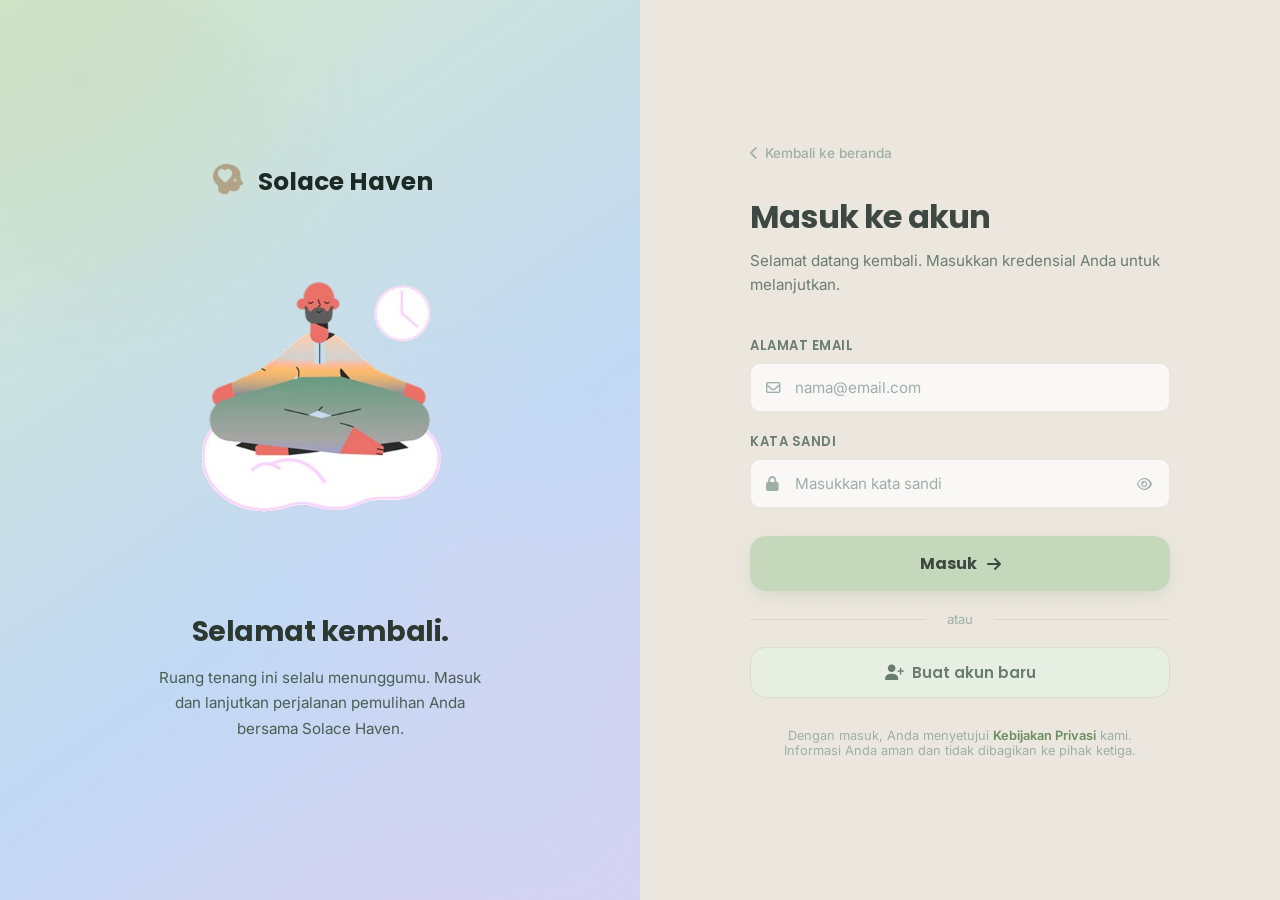
<file: login.html>
<!DOCTYPE html>
<html lang="id">
<head>
    <meta charset="UTF-8">
    <meta name="viewport" content="width=device-width, initial-scale=1.0">
    <meta name="description" content="Masuk ke Solace Haven — ruang tenang untuk pikiran Anda.">
    <title>Masuk | Solace Haven</title>
    <link rel="preconnect" href="https://fonts.googleapis.com">
    <link rel="preconnect" href="https://fonts.gstatic.com" crossorigin>
    <link href="https://fonts.googleapis.com/css2?family=Inter:wght@300;400;500;600;700&family=Poppins:wght@300;400;500;600;700&display=swap" rel="stylesheet">
    <link rel="stylesheet" href="https://cdnjs.cloudflare.com/ajax/libs/font-awesome/6.4.0/css/all.min.css">
    <style>
        :root {
            --bg-primary: #EBE7DF;
            --bg-secondary: #F5F2EA;
            --card-bg: rgba(255, 255, 255, 0.96);
            --card-border: rgba(0, 0, 0, 0.07);
            --card-shadow: 0 20px 60px -15px rgba(60, 75, 55, 0.15), 0 4px 16px -4px rgba(60, 75, 55, 0.08);
            --text-primary: #3C4841;
            --text-secondary: #6B7C73;
            --text-light: #9EB0A6;
            --sage: #C5D8BC;
            --sage-light: #E7EFE3;
            --sage-dark: #6B8E5F;
            --blue: #C6D9F7;
            --blue-light: #EBF1FC;
            --blue-dark: #5B7BB3;
            --lavender: #E1D5F2;
            --lavender-dark: #8E71B0;
            --coral-soft: #F5C5BE;
            --coral-soft-light: #FDF1EE;
            --coral-soft-dark: #BD6457;
            --radius-lg: 28px;
            --radius-md: 16px;
            --radius-sm: 10px;
            --font-heading: 'Poppins', sans-serif;
            --font-body: 'Inter', sans-serif;
        }

        * { box-sizing: border-box; margin: 0; padding: 0; }

        body {
            font-family: var(--font-body);
            background-color: var(--bg-primary);
            color: var(--text-primary);
            min-height: 100vh;
            display: grid;
            grid-template-columns: 1fr 1fr;
        }

        /* ── Left Panel: Illustration ── */
        .auth-panel-left {
            background: linear-gradient(145deg, #D4E8CC 0%, #C2D9F5 60%, #DDD0F0 100%);
            display: flex;
            flex-direction: column;
            justify-content: center;
            align-items: center;
            padding: 60px 50px;
            position: relative;
            overflow: hidden;
        }

        .auth-panel-left .blob {
            position: absolute;
            border-radius: 50%;
            filter: blur(80px);
            opacity: 0.45;
            pointer-events: none;
        }
        .blob-a { width: 320px; height: 320px; top: -80px; left: -80px; background: #C5D8BC; animation: driftA 18s infinite ease-in-out alternate; }
        .blob-b { width: 260px; height: 260px; bottom: -60px; right: -60px; background: #C6D9F7; animation: driftB 22s infinite ease-in-out alternate; }
        .blob-c { width: 180px; height: 180px; top: 50%; left: 55%; background: #E1D5F2; opacity: 0.3; animation: driftA 14s infinite ease-in-out alternate-reverse; }

        @keyframes driftA { 0% { transform: translate(0,0) scale(1); } 100% { transform: translate(30px, 20px) scale(1.08); } }
        @keyframes driftB { 0% { transform: translate(0,0) scale(1); } 100% { transform: translate(-20px, -30px) scale(1.06); } }

        .panel-brand {
            display: flex;
            align-items: center;
            gap: 10px;
            margin-bottom: 56px;
            position: relative;
            z-index: 2;
        }
        .panel-brand-icon {
            width: 40px; height: 40px;
            border-radius: 0;
            background: none;
            display: flex; align-items: center; justify-content: center;
        }
        .panel-brand-icon svg { display: block; width: 40px; height: 40px; }
        .panel-brand span {
            font-family: var(--font-heading);
            font-weight: 700;
            font-size: 1.55rem;
            color: #1c2924;
        }

        .panel-illustration {
            position: relative;
            z-index: 2;
            margin-bottom: 48px;
            animation: floatIllus 7s ease-in-out infinite alternate;
        }
        @keyframes floatIllus { 0% { transform: translateY(0); } 100% { transform: translateY(-14px); } }

        .panel-copy {
            text-align: center;
            position: relative;
            z-index: 2;
        }
        .panel-copy h2 {
            font-family: var(--font-heading);
            font-size: 1.75rem;
            font-weight: 700;
            color: #2C3830;
            margin-bottom: 12px;
            letter-spacing: -0.5px;
        }
        .panel-copy p {
            color: #4A5E52;
            font-size: 0.95rem;
            line-height: 1.65;
            max-width: 340px;
        }

        /* ── Right Panel: Form ── */
        .auth-panel-right {
            background-color: var(--bg-primary);
            display: flex;
            align-items: center;
            justify-content: center;
            padding: 60px 50px;
            position: relative;
            overflow-y: auto;
        }

        /* Subtle decorative dots */
        .auth-panel-right::before {
            content: '';
            position: absolute;
            top: 0; right: 0; bottom: 0; left: 0;
            background-image: radial-gradient(circle, rgba(107,142,95,0.08) 1.5px, transparent 1.5px);
            background-size: 28px 28px;
            pointer-events: none;
        }

        .auth-form-wrapper {
            width: 100%;
            max-width: 420px;
            position: relative;
            z-index: 1;
        }

        .form-header {
            margin-bottom: 40px;
        }
        .form-back-link {
            display: inline-flex;
            align-items: center;
            gap: 6px;
            color: var(--text-light);
            text-decoration: none;
            font-size: 0.85rem;
            font-weight: 500;
            margin-bottom: 32px;
            transition: color 0.2s ease;
        }
        .form-back-link:hover { color: var(--text-secondary); }

        .form-header h1 {
            font-family: var(--font-heading);
            font-size: 2rem;
            font-weight: 700;
            letter-spacing: -0.8px;
            color: var(--text-primary);
            margin-bottom: 8px;
        }
        .form-header p {
            color: var(--text-secondary);
            font-size: 0.95rem;
            line-height: 1.55;
        }

        /* Form Fields */
        .form-fields {
            display: flex;
            flex-direction: column;
            gap: 20px;
            margin-bottom: 28px;
        }
        .field-group {
            display: flex;
            flex-direction: column;
            gap: 7px;
        }
        .field-group label {
            font-family: var(--font-heading);
            font-size: 0.82rem;
            font-weight: 600;
            color: var(--text-secondary);
            text-transform: uppercase;
            letter-spacing: 0.5px;
        }
        .field-input-wrap {
            position: relative;
        }
        .field-icon {
            position: absolute;
            left: 16px;
            top: 50%;
            transform: translateY(-50%);
            color: var(--text-light);
            font-size: 0.9rem;
            pointer-events: none;
        }
        .field-group input {
            width: 100%;
            border: 1.5px solid var(--card-border);
            border-radius: var(--radius-sm);
            padding: 14px 16px 14px 44px;
            font-family: var(--font-body);
            font-size: 0.95rem;
            background-color: rgba(255,255,255,0.7);
            color: var(--text-primary);
            transition: border-color 0.25s ease, box-shadow 0.25s ease, background-color 0.25s ease;
        }
        .field-group input::placeholder { color: var(--text-light); }
        .field-group input:focus {
            outline: none;
            border-color: var(--sage-dark);
            background-color: #fff;
            box-shadow: 0 0 0 4px rgba(107, 142, 95, 0.12);
        }

        /* Password toggle */
        .field-toggle-pw {
            position: absolute;
            right: 14px;
            top: 50%;
            transform: translateY(-50%);
            background: none;
            border: none;
            color: var(--text-light);
            cursor: pointer;
            padding: 4px;
            transition: color 0.2s ease;
        }
        .field-toggle-pw:hover { color: var(--text-secondary); }

        /* Error */
        .auth-error {
            display: none;
            background-color: var(--coral-soft-light);
            border: 1px solid var(--coral-soft);
            color: var(--coral-soft-dark);
            border-radius: var(--radius-sm);
            padding: 11px 14px;
            font-size: 0.88rem;
            line-height: 1.45;
            margin-bottom: 20px;
        }
        .auth-error.active { display: flex; align-items: flex-start; gap: 10px; }

        /* Submit Button */
        .btn-submit {
            width: 100%;
            border: none;
            border-radius: var(--radius-md);
            padding: 15px 24px;
            background-color: var(--sage);
            color: var(--text-primary);
            font-family: var(--font-heading);
            font-size: 1rem;
            font-weight: 700;
            cursor: pointer;
            display: flex;
            align-items: center;
            justify-content: center;
            gap: 10px;
            transition: background-color 0.3s ease, color 0.3s ease, transform 0.25s ease, box-shadow 0.3s ease;
            box-shadow: 0 6px 20px -8px rgba(107, 142, 95, 0.35);
            margin-bottom: 20px;
        }
        .btn-submit:hover {
            background-color: var(--sage-dark);
            color: #fff;
            transform: translateY(-2px);
            box-shadow: 0 10px 28px -8px rgba(107, 142, 95, 0.45);
        }
        .btn-submit:active { transform: translateY(0); }

        /* Divider */
        .form-divider {
            text-align: center;
            color: var(--text-light);
            font-size: 0.82rem;
            margin: 4px 0 20px;
            position: relative;
        }
        .form-divider::before, .form-divider::after {
            content: '';
            position: absolute;
            top: 50%;
            width: 42%;
            height: 1px;
            background-color: var(--card-border);
        }
        .form-divider::before { left: 0; }
        .form-divider::after { right: 0; }

        .btn-goto-register {
            width: 100%;
            border: 1.5px solid var(--card-border);
            border-radius: var(--radius-md);
            padding: 13px 24px;
            background-color: var(--sage-light);
            color: var(--text-secondary);
            font-family: var(--font-heading);
            font-size: 0.95rem;
            font-weight: 600;
            cursor: pointer;
            text-decoration: none;
            display: flex;
            align-items: center;
            justify-content: center;
            gap: 8px;
            transition: all 0.25s ease;
        }
        .btn-goto-register:hover {
            background-color: var(--bg-secondary);
            border-color: var(--sage);
            color: var(--text-primary);
        }

        .form-footer-note {
            text-align: center;
            margin-top: 30px;
            color: var(--text-light);
            font-size: 0.8rem;
        }
        .form-footer-note a {
            color: var(--sage-dark);
            text-decoration: none;
            font-weight: 600;
        }

        /* Mobile */
        @media (max-width: 800px) {
            body { grid-template-columns: 1fr; }
            .auth-panel-left { display: none; }
            .auth-panel-right { padding: 40px 24px; }
        }
    </style>
</head>
<body>
    <!-- Left Panel -->
    <aside class="auth-panel-left">
        <div class="blob blob-a"></div>
        <div class="blob blob-b"></div>
        <div class="blob blob-c"></div>

        <div class="panel-brand">
           <div class="logo-icon">
    <img src="healthicons.png" width="40" height="40" alt="Solace Haven Logo">
            </div>
            <span>Solace Haven</span>
        </div>

        <div class="panel-illustration">
            <img src="meditasi.png" alt="Ilustrasi meditasi" width="340" height="300" style="object-fit:contain;">
                <!-- Background soft circle -->
                <circle cx="180" cy="165" r="130" fill="rgba(255,255,255,0.3)"/>
                <!-- Leaves -->
                <path d="M60,200 C80,120 160,105 220,125 C160,155 115,185 100,240 Z" fill="rgba(197,216,188,0.85)"/>
                <path d="M60,200 C110,150 155,148 220,125" stroke="rgba(255,255,255,0.6)" stroke-width="2" fill="none" stroke-linecap="round"/>
                <path d="M300,190 C280,110 200,95 140,115 C200,145 245,175 260,230 Z" fill="rgba(178,221,230,0.8)"/>
                <path d="M300,190 C250,140 205,138 140,115" stroke="rgba(255,255,255,0.6)" stroke-width="2" fill="none" stroke-linecap="round"/>
                <!-- Cloud -->
                <path d="M210,78 C218,78 228,68 233,58 C243,46 260,46 270,56 C280,66 292,66 300,71 C312,77 316,92 304,103 C292,112 268,116 210,110 Z" fill="rgba(255,255,255,0.85)"/>
                <!-- Shadow -->
                <ellipse cx="180" cy="285" rx="55" ry="10" fill="rgba(60,72,65,0.07)"/>
                <!-- Legs -->
                <path d="M125,270 C125,245 235,245 235,270 C235,280 125,280 125,270 Z" fill="#8E71B0"/>
                <!-- Torso -->
                <path d="M158,205 C168,198 192,198 202,205 L208,262 L152,262 Z" fill="#E1D5F2"/>
                <!-- Neck -->
                <rect x="175" y="192" width="10" height="15" rx="4" fill="#F1E4D3"/>
                <!-- Head -->
                <circle cx="180" cy="175" r="20" fill="#F1E4D3"/>
                <!-- Hair -->
                <path d="M162,172 C162,155 198,155 198,172 C198,158 162,158 162,172 Z" fill="#3C4841"/>
                <path d="M160,174 C160,167 167,162 174,164 C179,166 181,162 185,164 C193,162 200,167 200,174 C202,180 196,188 180,188 C164,188 158,180 160,174 Z" fill="#3C4841"/>
                <!-- Hands -->
                <ellipse cx="152" cy="265" rx="7" ry="5" fill="#F1E4D3"/>
                <ellipse cx="208" cy="265" rx="7" ry="5" fill="#F1E4D3"/>
                <!-- Eyes (closed, serene) -->
                <path d="M172,178 Q175,181 178,178" stroke="#3C4841" stroke-width="1.5" stroke-linecap="round" fill="none"/>
                <path d="M182,178 Q185,181 188,178" stroke="#3C4841" stroke-width="1.5" stroke-linecap="round" fill="none"/>
                <!-- Sparkles -->
                <circle cx="138" cy="158" r="3" fill="rgba(197,216,188,0.9)"/>
                <circle cx="224" cy="148" r="2.5" fill="rgba(178,221,230,0.9)"/>
                <circle cx="148" cy="195" r="2" fill="rgba(225,213,242,0.9)"/>
            </svg>
        </div>

        <div class="panel-copy">
            <h2>Selamat kembali.</h2>
            <p>Ruang tenang ini selalu menunggumu. Masuk dan lanjutkan perjalanan pemulihan Anda bersama Solace Haven.</p>
        </div>
    </aside>

    <!-- Right Panel: Login Form -->
    <section class="auth-panel-right">
        <div class="auth-form-wrapper">
            <a href="index.html" class="form-back-link">
                <i class="fa-solid fa-chevron-left"></i>
                Kembali ke beranda
            </a>

            <div class="form-header">
                <h1>Masuk ke akun</h1>
                <p>Selamat datang kembali. Masukkan kredensial Anda untuk melanjutkan.</p>
            </div>

            <form id="login-form" novalidate>
                <div class="auth-error" id="login-error">
                    <i class="fa-solid fa-circle-exclamation" style="margin-top:2px; flex-shrink:0;"></i>
                    <span id="login-error-text"></span>
                </div>

                <div class="form-fields">
                    <div class="field-group">
                        <label for="login-email">Alamat Email</label>
                        <div class="field-input-wrap">
                            <i class="fa-regular fa-envelope field-icon"></i>
                            <input type="email" id="login-email" name="email" placeholder="nama@email.com" autocomplete="email" required>
                        </div>
                    </div>

                    <div class="field-group">
                        <label for="login-password">Kata Sandi</label>
                        <div class="field-input-wrap">
                            <i class="fa-solid fa-lock field-icon"></i>
                            <input type="password" id="login-password" name="password" placeholder="Masukkan kata sandi" autocomplete="current-password" required>
                            <button type="button" class="field-toggle-pw" id="toggle-login-pw" title="Tampilkan/sembunyikan sandi">
                                <i class="fa-regular fa-eye" id="toggle-login-pw-icon"></i>
                            </button>
                        </div>
                    </div>
                </div>

                <button type="submit" class="btn-submit">
                    Masuk <i class="fa-solid fa-arrow-right"></i>
                </button>
            </form>

            <div class="form-divider">atau</div>

            <a href="register.html" class="btn-goto-register">
                <i class="fa-solid fa-user-plus"></i>
                Buat akun baru
            </a>

            <p class="form-footer-note">
                Dengan masuk, Anda menyetujui <a href="#">Kebijakan Privasi</a> kami.<br>
                Informasi Anda aman dan tidak dibagikan ke pihak ketiga.
            </p>
        </div>
    </section>

    <script>
        // Password toggle
        const toggleBtn = document.getElementById('toggle-login-pw');
        const pwInput = document.getElementById('login-password');
        const toggleIcon = document.getElementById('toggle-login-pw-icon');

        toggleBtn?.addEventListener('click', () => {
            const isText = pwInput.type === 'text';
            pwInput.type = isText ? 'password' : 'text';
            toggleIcon.className = isText ? 'fa-regular fa-eye' : 'fa-regular fa-eye-slash';
        });

        // Auth logic
        const accountsKey = "solace-accounts";
        const authenticatedKey = "solace-authenticated";

        function getAccounts() { return JSON.parse(localStorage.getItem(accountsKey)) || []; }

        function showError(msg) {
            const el = document.getElementById('login-error');
            const txt = document.getElementById('login-error-text');
            txt.textContent = msg;
            el.classList.add('active');
        }
        function clearError() {
            document.getElementById('login-error').classList.remove('active');
        }

        document.getElementById('login-form').addEventListener('submit', (e) => {
            e.preventDefault();
            clearError();

            const email = document.getElementById('login-email').value.trim().toLowerCase();
            const password = document.getElementById('login-password').value;
            const account = getAccounts().find(a => a.email === email && a.password === password);

            if (!account) {
                showError('Email atau kata sandi tidak sesuai. Silakan coba lagi.');
                return;
            }

            localStorage.setItem(authenticatedKey, 'true');
            localStorage.setItem('solace-username', account.username);
            localStorage.setItem('solace-user-email', account.email);
            window.location.href = 'index.html';
        });
    </script>
</body>
</html>
</file>
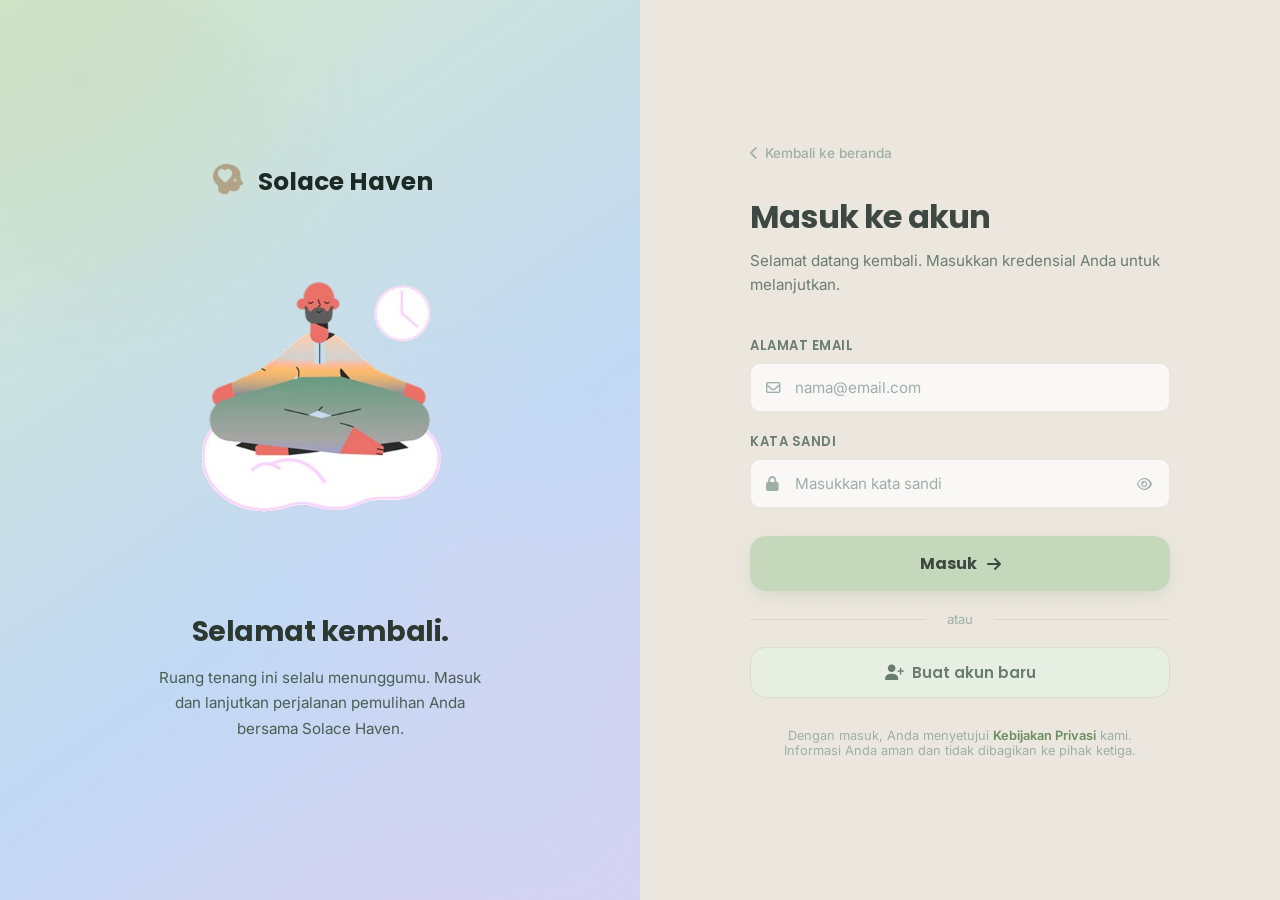
<file: lumi.html>
<!DOCTYPE html>
<html lang="en">

<head>
    <meta charset="UTF-8">
    <meta name="viewport" content="width=device-width, initial-scale=1.0">
    <meta name="description" content="Solace Haven Lumi Chat - ruang aman untuk bercerita dengan teman AI.">
    <title>Lumi Chat | Solace Haven</title>
    <script src="guard.js"></script>
    <link rel="preconnect" href="https://fonts.googleapis.com">
    <link rel="preconnect" href="https://fonts.gstatic.com" crossorigin>
    <link
        href="https://fonts.googleapis.com/css2?family=Inter:wght@300;400;500;600;700&family=Poppins:wght@300;400;500;600;700&display=swap"
        rel="stylesheet">
    <link rel="stylesheet" href="https://cdnjs.cloudflare.com/ajax/libs/font-awesome/6.4.0/css/all.min.css">
    <style>
        :root {
            --bg-primary: #EBE7DF;
            --bg-secondary: #DFD9CE;
            --card-bg: rgba(255, 255, 255, 0.96);
            --card-border: rgba(0, 0, 0, 0.08);
            --card-shadow: 0 12px 35px -10px rgba(60, 75, 55, 0.18), 0 4px 12px -3px rgba(60, 75, 55, 0.1);
            --text-primary: #1A241F;
            --text-secondary: #3B4B42;
            --text-light: #9EB0A6;
            --sage: #C5D8BC;
            --sage-light: #E7EFE3;
            --sage-dark: #6B8E5F;
            --blue-light: #EBF1FC;
            --blue-dark: #5B7BB3;
            --coral-soft-light: #FDF1EE;
            --coral-soft-dark: #BD6457;
            --radius-lg: 24px;
            --radius-md: 16px;
            --radius-sm: 10px;
            --font-heading: 'Poppins', sans-serif;
            --font-body: 'Inter', sans-serif;
            --transition-smooth: all 0.35s cubic-bezier(0.16, 1, 0.3, 1);
            --transition-fast: all 0.2s ease;
        }

        * {
            box-sizing: border-box;
            margin: 0;
            padding: 0;
        }

        body {
            height: 100vh;
            background: var(--bg-primary);
            color: var(--text-primary);
            font-family: var(--font-body);
            overflow: hidden;
            display: flex;
            align-items: stretch;
        }

        .ambient-glow {
            position: fixed;
            width: 45vw;
            height: 45vw;
            border-radius: 50%;
            filter: blur(140px);
            opacity: 0.28;
            z-index: 0;
            pointer-events: none;
        }

        .glow-1 {
            top: -10vw;
            left: -10vw;
            background: var(--sage);
        }

        .glow-2 {
            right: -10vw;
            bottom: -10vw;
            background: #C6D9F7;
        }

        .sidebar {
            position: fixed;
            top: 24px;
            left: 24px;
            bottom: 24px;
            width: 260px;
            background: rgba(255, 255, 255, 0.9);
            backdrop-filter: blur(20px);
            -webkit-backdrop-filter: blur(20px);
            border: 1px solid rgba(0, 0, 0, 0.08);
            border-radius: var(--radius-lg);
            padding: 36px 20px;
            display: flex;
            flex-direction: column;
            justify-content: space-between;
            z-index: 100;
            box-shadow: 0 12px 35px -10px rgba(60, 75, 55, 0.18);
            transition: var(--transition-smooth);
        }

        [data-theme="twilight"] .sidebar {
            background: rgba(255, 255, 255, 0.9);
            border: 1px solid rgba(0, 0, 0, 0.08);
            box-shadow: 0 12px 35px -10px rgba(60, 75, 55, 0.18);
        }

        [data-theme="sage-mist"] .sidebar {
            background: rgba(255, 255, 255, 0.9);
            border-color: rgba(107, 142, 95, 0.15);
        }

        [data-theme="lavender-dreams"] .sidebar {
            background: rgba(255, 255, 255, 0.9);
            border-color: rgba(142, 113, 176, 0.15);
        }

        .sidebar-logo,
        .sidebar-link {
            display: flex;
            align-items: center;
            text-decoration: none;
            color: var(--text-primary);
            font-family: var(--font-heading);
        }

        .sidebar-logo {
            gap: 12px;
            font-weight: 600;
            font-size: 1.25rem;
            padding-left: 8px;
        }

        .logo-icon {
            width: 40px;
            height: 40px;
            border-radius: 0;
            background: none;
            box-shadow: none;
            flex: 0 0 40px;
            display: flex;
            align-items: center;
            justify-content: center;
        }

        .logo-icon svg {
            display: block;
            width: 40px;
            height: 40px;
        }

        .sidebar-nav {
            display: flex;
            flex-direction: column;
            gap: 6px;
            margin-top: 40px;
            flex-grow: 1;
        }

        .sidebar-link {
            display: flex;
            align-items: center;
            gap: 16px;
            width: 100%;
            min-height: 44px;
            padding: 11px 16px;
            border-radius: 14px;
            text-decoration: none;
            color: #43534b;
            font-family: var(--font-heading);
            font-size: 1rem;
            font-weight: 600;
            transition: var(--transition-smooth);
        }

        .sidebar-link i {
            width: 20px;
            font-size: 1.05rem;
            color: #6f7f77;
            opacity: 1;
            text-align: center;
        }

        .sidebar-link:hover {
            background: #eeeeee;
            color: #1c2924;
            transform: none;
        }

        .sidebar-link.active {
            background: #e9e9e9;
            color: #1c2924;
            border: none;
            box-shadow: none;
        }

        .sidebar-link.active i {
            color: #7fa17d;
        }

        .sidebar-footer {
            display: flex;
            flex-direction: column;
            gap: 16px;
            padding-bottom: 8px;
        }

        .btn-logout-sidebar {
            display: flex;
            align-items: center;
            gap: 14px;
            padding: 11px 16px;
            border-radius: 14px;
            background: none;
            border: none;
            cursor: pointer;
            color: #BD6457;
            font-family: var(--font-heading);
            font-size: 1rem;
            font-weight: 600;
            width: 100%;
            transition: background 0.2s ease;
        }
        .btn-logout-sidebar:hover {
            background: #fdf1ee;
        }
        .btn-logout-sidebar i {
            font-size: 1.05rem;
            color: #BD6457;
        }

        .main-container {
            flex-grow: 1;
            margin-left: 308px;
            /* 24px + 260px + 24px gap */
            padding: 40px 40px 40px;
            width: calc(100% - 308px);
            height: 100vh;
            display: flex;
            flex-direction: column;
            position: relative;
            z-index: 10;
            box-sizing: border-box;
            overflow: hidden;
        }

        .page-header {
            display: flex;
            justify-content: space-between;
            align-items: center;
            margin-bottom: 20px;
            border-bottom: 1px solid var(--card-border);
            padding-bottom: 16px;
        }

        .page-header h1 {
            font-family: var(--font-heading);
            font-size: 2.2rem;
            font-weight: 700;
            letter-spacing: -0.5px;
            color: var(--text-primary);
            line-height: 1.2;
        }

        .page-header p {
            margin-top: 6px;
            color: var(--text-secondary);
            font-size: 0.95rem;
        }

        .chat-shell {
            max-width: 100%;
            flex: 1;
            min-height: 0;
            background: var(--card-bg);
            border: 1px solid var(--card-border);
            border-radius: var(--radius-lg);
            box-shadow: var(--card-shadow);
            display: flex;
            flex-direction: column;
            overflow: hidden;
            position: relative;
        }

        .lumi-header {
            padding: 20px 26px;
            display: flex;
            align-items: center;
            gap: 14px;
            border-bottom: 1px solid var(--card-border);
            background: linear-gradient(135deg, var(--sage-light), var(--blue-light));
        }

        .lumi-avatar {
            width: 48px;
            height: 48px;
            border-radius: 50%;
            background: linear-gradient(135deg, var(--sage-dark), var(--blue-dark));
            color: white;
            display: flex;
            align-items: center;
            justify-content: center;
            font-size: 1.25rem;
        }

        .lumi-header h2 {
            font-family: var(--font-heading);
            font-size: 1.12rem;
        }

        .lumi-status {
            color: var(--text-secondary);
            font-size: 0.82rem;
            margin-top: 2px;
        }

        .chat-panel {
            flex-grow: 1;
            overflow-y: auto;
            padding: 26px;
            display: flex;
            flex-direction: column;
            gap: 14px;
        }

        .message {
            display: flex;
            gap: 10px;
            max-width: 78%;
            align-items: flex-end;
        }

        .message.user {
            align-self: flex-end;
            flex-direction: row-reverse;
        }

        .message.lumi {
            align-self: flex-start;
        }

        .message-avatar {
            width: 32px;
            height: 32px;
            border-radius: 50%;
            display: flex;
            align-items: center;
            justify-content: center;
            flex-shrink: 0;
            background: var(--sage-light);
            color: var(--sage-dark);
        }

        .message.user .message-avatar {
            background: var(--blue-light);
            color: var(--blue-dark);
        }

        .bubble {
            padding: 12px 16px;
            border-radius: var(--radius-md);
            background: var(--bg-primary);
            border: 1px solid var(--card-border);
            line-height: 1.55;
            font-size: 0.95rem;
        }

        .message.user .bubble {
            background: var(--blue-light);
            border-color: transparent;
            border-bottom-right-radius: 4px;
        }

        .message.lumi .bubble {
            border-bottom-left-radius: 4px;
        }

        .quick-replies {
            display: flex;
            gap: 8px;
            overflow-x: auto;
            padding: 12px 26px;
            border-top: 1px solid var(--card-border);
        }

        .quick-replies button {
            flex: 0 0 auto;
            border: 1px solid var(--card-border);
            background: var(--bg-primary);
            color: var(--text-secondary);
            border-radius: 999px;
            padding: 8px 14px;
            font-family: var(--font-body);
            font-weight: 600;
            cursor: pointer;
        }

        .chat-form {
            display: flex;
            gap: 12px;
            padding: 16px 26px 24px;
        }

        .chat-form input {
            flex-grow: 1;
            border: 1px solid var(--card-border);
            background: var(--bg-primary);
            color: var(--text-primary);
            border-radius: var(--radius-md);
            padding: 14px 18px;
            font: inherit;
        }

        .chat-form input:focus {
            outline: none;
            border-color: var(--sage-dark);
        }

        .send-btn {
            width: 50px;
            height: 50px;
            border: none;
            border-radius: var(--radius-md);
            background: var(--sage);
            color: var(--text-primary);
            cursor: pointer;
            font-size: 1rem;
            transition: var(--transition-fast);
        }

        .send-btn:hover {
            background: var(--sage-dark);
            color: white;
        }

        .note {
            max-width: 920px;
            margin-top: 8px;
            color: var(--text-secondary);
            font-size: 0.78rem;
            line-height: 1.4;
            display: none;
        }


        .bottom-nav {
            display: none;
            position: fixed;
            bottom: 0;
            left: 0;
            width: 100%;
            background-color: var(--bg-secondary);
            border-top: 1px solid var(--card-border);
            justify-content: space-around;
            padding: 12px 6px;
            z-index: 1000;
        }
        @media (max-width: 1024px) {
            .sidebar {
                display: none;
            }

            .bottom-nav {
                display: flex;
            }

            .main-container {
                margin-left: 0;
                width: 100%;
                padding: 20px 20px 100px;
            }

            .page-header {
                align-items: flex-start;
            }

            .chat-shell {
                height: calc(100vh - 180px);
                min-height: 560px;
            }
        }
    </style>
</head>

<body>
    <div class="ambient-glow glow-1"></div>
    <div class="ambient-glow glow-2"></div>

    <aside class="sidebar">
        <a href="index.html" class="sidebar-logo">
            <div class="logo-icon">
    <img src="healthicons.png" width="40" height="40" alt="Solace Haven Logo">
            </div>
            <span>Solace Haven</span>
        </a>

        <nav class="sidebar-nav">
            <a href="dashboard.html" class="sidebar-link">
                <i class="fa-solid fa-square-poll-vertical"></i>
                <span>Dashboard</span>
            </a>
            <a href="journal.html" class="sidebar-link">
                <i class="fa-solid fa-feather-pointed"></i>
                <span>CBT Journal</span>
            </a>
            <a href="therapy.html" class="sidebar-link">
                <i class="fa-solid fa-wind"></i>
                <span>Therapy Space</span>
            </a>
            <a href="sleep.html" class="sidebar-link">
                <i class="fa-solid fa-moon"></i>
                <span>Sleep &amp; Relax</span>
            </a>
            <a href="screening.html" class="sidebar-link" style="display:none;">
                <i class="fa-solid fa-square-check"></i>
                <span>Self Screening</span>
            </a>
            <a href="lumi.html" class="sidebar-link active lumi-link">
                <i class="fa-solid fa-comment-dots"></i>
                <span>Lumi</span>
            </a>
        </nav>

        <div class="sidebar-footer">
            <button class="btn-logout-sidebar" id="logout-btn">
                <i class="fa-solid fa-right-from-bracket"></i>
                <span>Logout</span>
            </button>
        </div>
    </aside>

    <nav class="bottom-nav">
        <a href="dashboard.html" class="bottom-link"><i class="fa-solid fa-square-poll-vertical"></i><span>Home</span></a>
        <a href="journal.html" class="bottom-link"><i class="fa-solid fa-feather-pointed"></i><span>Journal</span></a>
        <a href="therapy.html" class="bottom-link"><i class="fa-solid fa-wind"></i><span>Therapy</span></a>
        <a href="sleep.html" class="bottom-link"><i class="fa-solid fa-moon"></i><span>Sleep</span></a>
        <a href="screening.html" class="bottom-link" style="display:none;"><i class="fa-solid fa-square-check"></i><span>Quiz</span></a>
        <a href="lumi.html" class="bottom-link active"><i class="fa-solid fa-comment-dots"></i><span>Lumi</span></a>
        <a href="profile.html" class="bottom-link"><i class="fa-solid fa-circle-user"></i><span>Profil</span></a>
        <button class="bottom-link" id="mobile-logout-btn" type="button"><i class="fa-solid fa-right-from-bracket"></i><span>Logout</span></button>
    </nav>

    <main class="main-container">
        <header class="page-header">
            <div>
                <h1>Teman Cerita Lumi</h1>
                <p>Ruang aman untuk curhat, menenangkan pikiran, dan menyusun langkah kecil berikutnya.</p>
            </div>
        </header>

        <section class="chat-shell" aria-label="Lumi chat">
            <div class="lumi-header">
                <div class="lumi-avatar"><i class="fa-solid fa-comment-dots"></i></div>
                <div>
                    <h2>Lumi Companion</h2>
                    <div class="lumi-status">Online untuk mendengarkan</div>
                </div>
            </div>

            <div class="chat-panel" id="chat-panel"></div>

            <div class="quick-replies">
                <button type="button" data-prompt="Aku lagi cemas dan butuh ditenangkan.">Aku lagi cemas</button>
                <button type="button" data-prompt="Aku ingin cerita tentang hari ini.">Cerita hari ini</button>
                <button type="button" data-prompt="Bantu aku reframing pikiran negatif.">Reframe pikiran</button>
                <button type="button" data-prompt="Ajak aku grounding sebentar.">Grounding sebentar</button>
            </div>

            <form class="chat-form" id="chat-form">
                <input id="chat-input" autocomplete="off" placeholder="Tulis ceritamu di sini..." aria-label="Pesan untuk Lumi">
                <button class="send-btn" type="submit" aria-label="Kirim pesan"><i class="fa-solid fa-paper-plane"></i></button>
            </form>
        </section>

        <p class="note">Lumi adalah teman dukungan digital, bukan pengganti psikolog atau layanan darurat. Jika kamu merasa ingin menyakiti diri sendiri atau berada dalam bahaya langsung, hubungi layanan darurat setempat atau orang tepercaya sekarang.</p>
    </main>

    <script>
        const userName = localStorage.getItem("solace-username") || "teman";
        const chatPanel = document.getElementById("chat-panel");
        const chatForm = document.getElementById("chat-form");
        const chatInput = document.getElementById("chat-input");
        const storageKey = "solace-lumi-chat";

        const starter = [
            {
                role: "lumi",
                text: `Halo, ${userName}. Aku Lumi. Cerita pelan-pelan saja, aku di sini untuk menemani dan bantu kamu menata pikiran.`
            }
        ];

        let messages = JSON.parse(localStorage.getItem(storageKey) || "null") || starter;

        function logout() {
            localStorage.removeItem("solace-authenticated");
            window.location.href = "index.html";
        }

        document.getElementById("logout-btn")?.addEventListener("click", logout);
        document.getElementById("mobile-logout-btn")?.addEventListener("click", logout);

        function saveMessages() {
            localStorage.setItem(storageKey, JSON.stringify(messages.slice(-40)));
        }

        function renderMessages() {
            chatPanel.innerHTML = "";
            messages.forEach((message) => {
                const row = document.createElement("div");
                row.className = `message ${message.role}`;

                const avatar = document.createElement("div");
                avatar.className = "message-avatar";
                avatar.innerHTML = message.role === "user"
                    ? '<i class="fa-solid fa-user"></i>'
                    : '<i class="fa-solid fa-comment-dots"></i>';

                const bubble = document.createElement("div");
                bubble.className = "bubble";
                bubble.textContent = message.text;

                row.appendChild(avatar);
                row.appendChild(bubble);
                chatPanel.appendChild(row);
            });
            chatPanel.scrollTop = chatPanel.scrollHeight;
        }

        function lumiReply(text) {
            const lower = text.toLowerCase();
            if (/(bunuh diri|menyakiti diri|akhiri hidup|suicide|self harm)/.test(lower)) {
                return "Aku serius mendengarmu. Kalau ada dorongan menyakiti diri atau kamu tidak aman, segera hubungi layanan darurat setempat atau orang tepercaya di dekatmu sekarang. Sambil itu, coba jauhkan benda berbahaya dan tetap balas aku satu kata: kamu sedang sendiri atau ada orang di dekatmu?";
            }
            if (/(cemas|panik|takut|deg-degan|gelisah)/.test(lower)) {
                return "Rasa cemas itu berat, ya. Coba kita kecilkan dulu bebannya: tarik napas 4 hitungan, tahan 2, lalu buang 6. Setelah itu, sebutkan satu hal yang paling nyata di sekitarmu sekarang.";
            }
            if (/(sedih|capek|lelah|kosong|nangis)/.test(lower)) {
                return "Aku dengar kamu sedang menahan banyak hal. Kamu tidak perlu membereskannya sekaligus. Bagian mana yang paling ingin kamu keluarkan dulu: kejadian, perasaan, atau pikiran yang terus berulang?";
            }
            if (/(marah|kesal|emosi|jengkel)/.test(lower)) {
                return "Marah sering datang karena ada batas yang terasa dilanggar. Coba tulis satu kalimat: 'Aku marah karena...' lalu kita cari kebutuhan yang sebenarnya ada di baliknya.";
            }
            if (/(reframe|negatif|pikiran)/.test(lower)) {
                return "Boleh. Tulis pikiran otomatisnya dalam satu kalimat. Nanti kita cek: buktinya apa, ada sudut pandang lain apa, dan versi kalimat yang lebih adil untuk dirimu seperti apa.";
            }
            if (/(grounding|tenang)/.test(lower)) {
                return "Mari grounding singkat. Sebutkan 5 hal yang kamu lihat, 4 hal yang bisa disentuh, 3 suara yang kamu dengar, 2 aroma, dan 1 rasa di mulut. Kita mulai dari 5 hal yang kamu lihat.";
            }
            return "Terima kasih sudah cerita. Aku menangkap ada sesuatu yang penting di situ. Kalau kamu mau, ceritakan bagian yang paling berat dalam satu atau dua kalimat, lalu kita susun langkah kecil yang bisa dilakukan hari ini.";
        }

        function sendMessage(text) {
            const cleanText = text.trim();
            if (!cleanText) return;
            messages.push({ role: "user", text: cleanText });
            renderMessages();
            chatInput.value = "";

            setTimeout(() => {
                messages.push({ role: "lumi", text: lumiReply(cleanText) });
                saveMessages();
                renderMessages();
            }, 450);
            saveMessages();
        }

        chatForm.addEventListener("submit", (event) => {
            event.preventDefault();
            sendMessage(chatInput.value);
        });

        document.querySelectorAll("[data-prompt]").forEach((button) => {
            button.addEventListener("click", () => sendMessage(button.dataset.prompt));
        });

        renderMessages();
    </script>
</body>

</html>
</file>
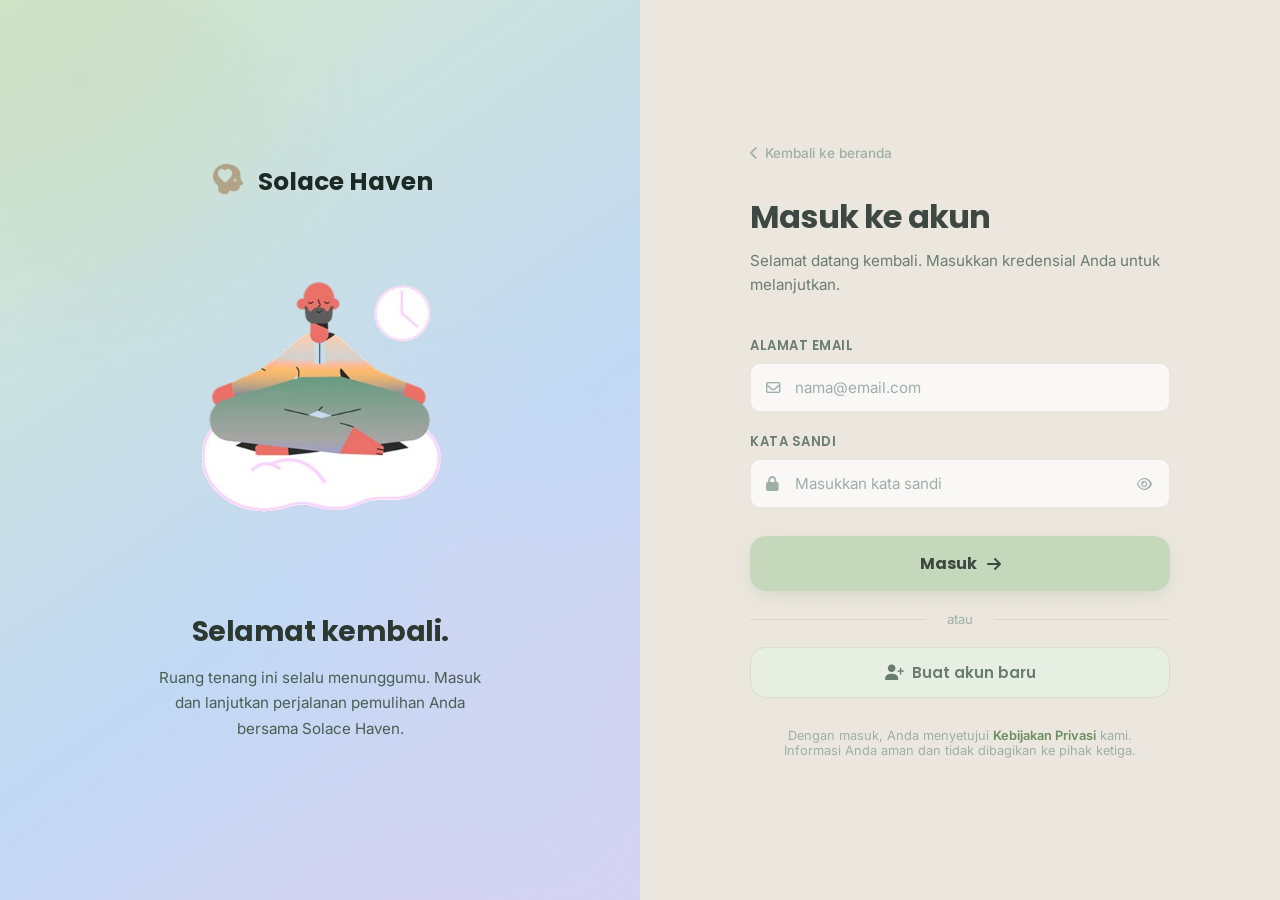
<file: profile.html>
<!DOCTYPE html>
<html lang="en">

<head>
    <meta charset="UTF-8">
    <meta name="viewport" content="width=device-width, initial-scale=1.0">
    <meta name="description"
        content="Solace Haven Profil - Review your personal growth milestones, emotional progress charts, and customize your calm themes.">
    <title>Profil Settings & Journey | Solace Haven</title>
    <script src="guard.js"></script>
    <!-- Google Fonts -->
    <link rel="preconnect" href="https://fonts.googleapis.com">
    <link rel="preconnect" href="https://fonts.gstatic.com" crossorigin>
    <link
        href="https://fonts.googleapis.com/css2?family=Inter:wght@300;400;500;600;700&family=Poppins:wght@300;400;500;600;700&display=swap"
        rel="stylesheet">
    <link rel="stylesheet" href="https://cdnjs.cloudflare.com/ajax/libs/font-awesome/6.4.0/css/all.min.css">

    <style>
        /* ============================================================================
           DESIGN SYSTEM VARIABLES & THEMES
           ============================================================================ */
        :root {
            --bg-primary: #EBE7DF;
            --bg-secondary: #DFD9CE;
            --card-bg: rgba(255, 255, 255, 0.96);
            --card-border: rgba(0, 0, 0, 0.08);
            --card-shadow: 0 12px 35px -10px rgba(60, 75, 55, 0.18), 0 4px 12px -3px rgba(60, 75, 55, 0.1);
            --text-primary: #1A241F;
            --text-secondary: #3B4B42;
            --text-light: #9EB0A6;

            /* Accents */
            --sage: #C5D8BC;
            --sage-light: #E7EFE3;
            --sage-dark: #6B8E5F;
            --blue: #C6D9F7;
            --blue-light: #EBF1FC;
            --blue-dark: #5B7BB3;
            --beige: #F1E4D3;
            --beige-light: #FAF5EF;
            --beige-dark: #9F825F;
            --lavender: #E1D5F2;
            --lavender-light: #F4EFFB;
            --lavender-dark: #8E71B0;
            --teal: #B2DDE6;
            --teal-light: #E5F3F6;
            --teal-dark: #4F838E;
            --coral-soft: #F5C5BE;
            --coral-soft-light: #FDF1EE;
            --coral-soft-dark: #BD6457;

            --radius-lg: 24px;
            --radius-md: 16px;
            --radius-sm: 10px;
            --font-heading: 'Poppins', sans-serif;
            --font-body: 'Inter', sans-serif;
            --transition-smooth: all 0.4s cubic-bezier(0.16, 1, 0.3, 1);
            --transition-fast: all 0.25s cubic-bezier(0.16, 1, 0.3, 1);
        }

        [data-theme="twilight"] {
            --bg-primary: #EBE7DF;
            --bg-secondary: #0B110E;
            --card-bg: rgba(255, 255, 255, 0.96);
            --card-border: rgba(0, 0, 0, 0.08);
            --card-shadow: 0 12px 35px -10px rgba(60, 75, 55, 0.18), 0 4px 12px -3px rgba(60, 75, 55, 0.1);
            --text-primary: #EDF3EF;
            --text-secondary: #A9BDB1;
            --text-light: #7E9588;

            --sage: #7A9E6C;
            --sage-light: rgba(122, 158, 108, 0.12);
            --sage-dark: #C2DFC0;
            --blue: #5C7DAF;
            --blue-light: rgba(92, 125, 175, 0.12);
            --blue-dark: #BFD6FB;
            --beige: #8B7153;
            --beige-light: rgba(139, 113, 83, 0.12);
            --beige-dark: #EAD0B3;
            --lavender: #765E99;
            --lavender-light: rgba(118, 94, 153, 0.12);
            --lavender-dark: #E2CEFB;
            --teal: #497882;
            --teal-light: rgba(73, 120, 130, 0.12);
            --teal-dark: #B9E6EE;
        }

        [data-theme="sage-mist"] {
            --bg-primary: #EBE7DF;
            --bg-secondary: #E3EDE0;
            --card-bg: rgba(255, 255, 255, 0.96);
            --card-border: rgba(0, 0, 0, 0.08);
            --card-shadow: 0 12px 35px -10px rgba(60, 75, 55, 0.18), 0 4px 12px -3px rgba(60, 75, 55, 0.1);
            --text-primary: #2C382A;
            --text-secondary: #526B4E;
            --text-light: #8CA088;

            --sage: #A7C59C;
            --sage-light: #EBF2E8;
            --sage-dark: #465E42;
        }

        [data-theme="lavender-dreams"] {
            --bg-primary: #EBE7DF;
            --bg-secondary: #E9E1F2;
            --card-bg: rgba(255, 255, 255, 0.96);
            --card-border: rgba(0, 0, 0, 0.08);
            --card-shadow: 0 12px 35px -10px rgba(60, 75, 55, 0.18), 0 4px 12px -3px rgba(60, 75, 55, 0.1);
            --text-primary: #332840;
            --text-secondary: #654E80;
            --text-light: #9B8AA8;

            --lavender: #C3AFE0;
            --lavender-light: #F7F5FC;
            --lavender-dark: #583F72;
        }

        * {
            box-sizing: border-box;
            margin: 0;
            padding: 0;
        }

        body {
            font-family: var(--font-body);
            background-color: var(--bg-primary);
            color: var(--text-primary);
            min-height: 100vh;
            overflow-x: hidden;
            display: flex;
            transition: background-color 0.6s ease, color 0.6s ease;
        }

        /* Organic Kembaliground Blobs */
        .ambient-glow {
            position: fixed;
            width: 45vw;
            height: 45vw;
            border-radius: 50%;
            filter: blur(140px);
            opacity: 0.35;
            z-index: 0;
            pointer-events: none;
            animation: floatGlow 18s infinite alternate ease-in-out;
        }

        .glow-1 {
            top: -10vw;
            left: -10vw;
            background-color: var(--lavender);
        }

        .glow-2 {
            bottom: -10vw;
            right: -10vw;
            background-color: var(--blue);
        }

        .glow-3 {
            top: 40vh;
            left: 35vw;
            background-color: var(--sage);
            opacity: 0.12;
        }

        @keyframes floatGlow {
            0% {
                transform: translate(0, 0) scale(1);
            }

            100% {
                transform: translate(4vw, 5vh) scale(1.08);
            }
        }

        /* Floating Sidebar Redesign */
        .sidebar {
            position: fixed;
            top: 24px;
            left: 24px;
            bottom: 24px;
            width: 260px;
            background: rgba(255, 255, 255, 0.9);
            backdrop-filter: blur(20px);
            -webkit-backdrop-filter: blur(20px);
            border: 1px solid rgba(0, 0, 0, 0.08);
            border-radius: var(--radius-lg);
            padding: 36px 20px;
            display: flex;
            flex-direction: column;
            justify-content: space-between;
            z-index: 100;
            box-shadow: 0 12px 35px -10px rgba(60, 75, 55, 0.18);
            transition: var(--transition-smooth);
        }

        [data-theme="twilight"] .sidebar {
            background: rgba(255, 255, 255, 0.9);
            border: 1px solid rgba(0, 0, 0, 0.08);
            box-shadow: 0 12px 35px -10px rgba(60, 75, 55, 0.18);
        }

        [data-theme="sage-mist"] .sidebar {
            background: rgba(255, 255, 255, 0.9);
            border-color: rgba(107, 142, 95, 0.15);
        }

        [data-theme="lavender-dreams"] .sidebar {
            background: rgba(255, 255, 255, 0.9);
            border-color: rgba(142, 113, 176, 0.15);
        }

        .sidebar-logo {
            display: flex;
            align-items: center;
            gap: 12px;
            text-decoration: none;
            color: var(--text-primary);
            font-family: var(--font-heading);
            font-weight: 600;
            font-size: 1.25rem;
            padding-left: 8px;
        }

        .logo-icon {
            width: 40px;
            height: 40px;
            border-radius: 0;
            background: none;
            box-shadow: none;
            flex: 0 0 40px;
            display: flex;
            align-items: center;
            justify-content: center;
        }

        .logo-icon svg {
            display: block;
            width: 40px;
            height: 40px;
        }

        .sidebar-nav {
            gap: 6px;
            margin-top: 40px;
            flex-grow: 1;
        }

        .sidebar-link {
            gap: 16px;
            width: 100%;
            min-height: 44px;
            padding: 11px 16px;
            border-radius: 14px;
            color: #43534b;
            font-size: 1rem;
            font-weight: 600;
        }

        .sidebar-link i {
            width: 20px;
            font-size: 1.05rem;
            color: #6f7f77;
            opacity: 1;
            text-align: center;
        }

        .sidebar-link:hover {
            background: #eeeeee;
            color: #1c2924;
            transform: none;
        }

        .sidebar-link.active {
            background: #e9e9e9;
            color: #1c2924;
            border: none;
            box-shadow: none;
        }

        .sidebar-link.active i {
            color: #7fa17d;
        }

        .sidebar-footer {
            display: flex;
            padding-bottom: 8px;
        }

        .btn-logout-sidebar {
            display: flex;
            align-items: center;
            gap: 14px;
            padding: 11px 16px;
            border-radius: 14px;
            background: none;
            border: none;
            cursor: pointer;
            color: #BD6457;
            font-family: var(--font-heading);
            font-size: 1rem;
            font-weight: 600;
            width: 100%;
            transition: background 0.2s ease;
        }
        .btn-logout-sidebar:hover {
            background: #fdf1ee;
        }
        .btn-logout-sidebar i {
            font-size: 1.05rem;
            color: #BD6457;
        }

        .main-container {
            flex-grow: 1;
            margin-left: 308px;
            /* 24px + 260px + 24px gap */
            padding: 40px 40px 60px;
            max-width: 1240px;
            width: calc(100% - 308px);
            position: relative;
            z-index: 10;
        }

        /* Page Header */
        .page-header {
            display: flex;
            justify-content: space-between;
            align-items: center;
            margin-bottom: 36px;
            border-bottom: 1px solid var(--card-border);
            padding-bottom: 24px;
        }

        .greeting-section h1 {
            font-family: var(--font-heading);
            font-size: 2.2rem;
            font-weight: 700;
            letter-spacing: -0.5px;
            color: var(--text-primary);
        }

        .greeting-section p {
            color: var(--text-secondary);
            font-size: 0.95rem;
            margin-top: 4px;
        }

        /* Grid */
        .profile-grid {
            display: grid;
            grid-template-columns: 0.85fr 1.15fr;
            gap: 32px;
        }

        /* Premium Floating Card Design */
        .card {
            background-color: var(--card-bg);
            backdrop-filter: blur(20px);
            -webkit-backdrop-filter: blur(20px);
            border: 1px solid var(--card-border);
            border-radius: var(--radius-lg);
            padding: 26px 30px;
            box-shadow: var(--card-shadow);
            transition: var(--transition-smooth);
            margin-bottom: 32px;
            position: relative;
            overflow: hidden;
        }

        .card:hover {
            transform: translateY(-4px);
            box-shadow: 0 20px 50px -12px rgba(60, 75, 55, 0.25), 0 8px 20px -4px rgba(60, 75, 55, 0.15);
        }

        /* Settings components */
        .user-meta-card {
            text-align: center;
            display: flex;
            flex-direction: column;
            align-items: center;
            gap: 16px;
        }

        .profile-avatar-circle {
            width: 80px;
            height: 80px;
            border-radius: 50%;
            background: linear-gradient(135deg, var(--sage), var(--blue));
            color: var(--text-primary);
            font-family: var(--font-heading);
            font-size: 2rem;
            font-weight: 600;
            display: flex;
            align-items: center;
            justify-content: center;
            box-shadow: 0 8px 20px rgba(0, 0, 0, 0.05);
        }

        .theme-select-grid {
            display: grid;
            grid-template-columns: 1fr 1fr;
            gap: 12px;
            margin-top: 14px;
        }

        .theme-card-option {
            border: 1px solid var(--card-border);
            border-radius: var(--radius-md);
            padding: 16px 8px;
            cursor: pointer;
            text-align: center;
            font-family: var(--font-heading);
            font-size: 0.85rem;
            font-weight: 600;
            transition: var(--transition-smooth);
            display: flex;
            flex-direction: column;
            align-items: center;
            gap: 8px;
            background-color: rgba(255, 255, 255, 0.45);
        }

        [data-theme="twilight"] .theme-card-option {
            background-color: rgba(255, 255, 255, 0.02);
        }

        .theme-card-option:hover {
            transform: translateY(-2px);
            box-shadow: 0 4px 10px rgba(0, 0, 0, 0.02);
        }

        .theme-card-option.active {
            border-color: var(--text-primary);
            background-color: var(--bg-primary);
            box-shadow: 0 4px 12px rgba(0, 0, 0, 0.05);
        }

        .color-dot-row {
            display: flex;
            gap: 4px;
        }

        .color-dot {
            width: 14px;
            height: 14px;
            border-radius: 50%;
        }

        /* Progress Statistics Graph */
        .graph-card-header {
            display: flex;
            justify-content: space-between;
            align-items: center;
            margin-bottom: 24px;
        }

        .graph-card-header h3 {
            font-family: var(--font-heading);
            font-size: 1.15rem;
        }

        /* Bar Chart using CSS grid */
        .chart-box {
            display: flex;
            flex-direction: column;
            gap: 16px;
            margin-top: 20px;
        }

        .chart-row {
            display: flex;
            align-items: center;
            gap: 16px;
        }

        .chart-label {
            width: 90px;
            font-size: 0.85rem;
            font-weight: 600;
            color: var(--text-secondary);
            text-align: right;
        }

        .chart-bar-container {
            flex-grow: 1;
            height: 16px;
            background-color: rgba(0, 0, 0, 0.04);
            border-radius: 10px;
            overflow: hidden;
            position: relative;
        }

        [data-theme="twilight"] .chart-bar-container {
            background-color: rgba(255, 255, 255, 0.04);
        }

        .chart-bar-fill {
            height: 100%;
            border-radius: 10px;
            transition: width 1s cubic-bezier(0.25, 1, 0.5, 1);
            width: 0;
            /* Dynamic width */
        }

        .chart-val {
            width: 30px;
            font-size: 0.85rem;
            font-weight: 700;
            color: var(--text-primary);
        }

        /* Milestones Timeline */
        .milestone-timeline {
            display: flex;
            flex-direction: column;
            gap: 24px;
            position: relative;
            padding-left: 24px;
            margin-top: 20px;
        }

        .milestone-timeline::before {
            content: '';
            position: absolute;
            top: 6px;
            left: 5px;
            width: 2px;
            height: calc(100% - 12px);
            background-color: var(--card-border);
        }

        .timeline-item {
            position: relative;
            animation: fadeIn 0.4s ease;
        }

        .timeline-dot {
            position: absolute;
            top: 6px;
            left: -24px;
            width: 12px;
            height: 12px;
            border-radius: 50%;
            background-color: var(--sage-dark);
            border: 2px solid var(--bg-primary);
            box-shadow: 0 0 0 4px var(--sage-light);
        }

        .timeline-item.pending .timeline-dot {
            background-color: var(--text-light);
            box-shadow: none;
        }

        .timeline-content h4 {
            font-family: var(--font-heading);
            font-size: 0.95rem;
            font-weight: 600;
        }

        .timeline-content p {
            font-size: 0.85rem;
            color: var(--text-secondary);
            margin-top: 4px;
        }

        .timeline-date {
            font-size: 0.75rem;
            color: var(--text-light);
            font-weight: 600;
        }

        .btn {
            border: none;
            padding: 12px 24px;
            border-radius: var(--radius-sm);
            cursor: pointer;
            font-family: var(--font-heading);
            font-weight: 600;
            display: inline-flex;
            align-items: center;
            gap: 8px;
            transition: var(--transition-smooth);
        }

        .btn-primary {
            background-color: var(--sage);
            color: var(--text-primary);
        }

        .btn-primary:hover {
            background-color: var(--sage-dark);
            color: white;
            transform: translateY(-1px);
        }

        @keyframes fadeIn {
            from {
                opacity: 0;
                transform: translateY(6px);
            }

            to {
                opacity: 1;
                transform: translateY(0);
            }
        }

        /* Mobile bottom spacer */
        /* Sidebar reference styling */
        .sidebar {
            top: 0;
            left: 0;
            bottom: 0;
            width: 300px;
            background: #ffffff;
            border: none;
            border-radius: 0 26px 0 0;
            padding: 44px 18px;
            box-shadow: none;
            backdrop-filter: none;
            -webkit-backdrop-filter: none;
        }

        [data-theme="twilight"] .sidebar,
        [data-theme="sage-mist"] .sidebar,
        [data-theme="lavender-dreams"] .sidebar {
            background: #ffffff;
            border: none;
            box-shadow: none;
        }

        .sidebar-logo {
            gap: 14px;
            padding-left: 0;
            color: #1c2924;
            font-size: 1.55rem;
            font-weight: 700;
            letter-spacing: 0;
        }

        .logo-icon {
            width: 56px;
            height: 56px;
            border-radius: 0;
            background: center / contain no-repeat url("data:image/svg+xml,<svg xmlns="http://www.w3.org/2000/svg" viewBox="0 0 100 100"><path fill="%23b8a990" d="M50 6 C33 6 20 17 17 32 C15 42 18 52 24 59 C22 63 19 68 15 71 C20 69 27 67 32 65 C37 71 44 75 51 76 C51 80 49 85 45 88 C50 87 57 84 59 79 C71 74 80 63 80 50 C80 32 66 6 50 6Z"/><ellipse fill="%23b8a990" cx="83" cy="51" rx="5" ry="7"/><path fill="%23ffffff" d="M50 30 C46 24 36 26 36 35 C36 43 44 50 50 55 C56 50 64 43 64 35 C64 26 54 24 50 30Z"/></svg>");
            box-shadow: none;
            flex: 0 0 56px;
        }

        .logo-icon svg {
            display: block;
        }

        .sidebar-nav {
            gap: 28px;
            margin-top: 48px;
            flex-grow: 0;
        }

        .sidebar-link {
            gap: 22px;
            width: 232px;
            min-height: 44px;
            padding: 9px 16px;
            border-radius: 17px;
            color: #43534b;
            font-size: 1.22rem;
            font-weight: 600;
        }

        .sidebar-link i {
            width: 18px;
            font-size: 1.22rem;
            color: #6f7f77;
            opacity: 1;
            text-align: center;
        }

        .sidebar-link:hover {
            background: #eeeeee;
            color: #1c2924;
            transform: none;
        }

        .sidebar-link.active {
            background: #e9e9e9;
            color: #1c2924;
            border: none;
            box-shadow: none;
        }

        .sidebar-link.active i {
            color: #7fa17d;
        }

        .sidebar-footer {
            display: none;
        }

        .sidebar-nav .sidebar-link:nth-child(n+6) {
            display: none;
        }

        .main-container {
            margin-left: 330px;
            width: calc(100% - 330px);
        }

        @media (max-width: 1024px) {
            .sidebar {
                display: none;
            }

            .bottom-nav {
                display: flex;
            }

            .main-container {
                margin-left: 0;
                width: 100%;
                padding: 20px 20px 100px;
            }

            .profile-grid {
                grid-template-columns: 1fr;
            }
        }
    </style>
</head>

<body>
    <div class="ambient-glow glow-1"></div>
    <div class="ambient-glow glow-2"></div>
    <div class="ambient-glow glow-3"></div>

    <!-- Floating Sidebar Navigation -->
    <aside class="sidebar">
        <a href="index.html" class="sidebar-logo">
            <div class="logo-icon">
    <img src="healthicons.png" width="40" height="40" alt="Solace Haven Logo">
            </div>
            <span>Solace Haven</span>
        </a>

        <nav class="sidebar-nav">
            <a href="dashboard.html" class="sidebar-link">
                <i class="fa-solid fa-square-poll-vertical"></i>
                <span>Dashboard</span>
            </a>
            <a href="journal.html" class="sidebar-link">
                <i class="fa-solid fa-feather-pointed"></i>
                <span>CBT Journal</span>
            </a>
            <a href="therapy.html" class="sidebar-link">
                <i class="fa-solid fa-wind"></i>
                <span>Therapy Space</span>
            </a>
            <a href="sleep.html" class="sidebar-link">
                <i class="fa-solid fa-moon"></i>
                <span>Sleep &amp; Relax</span>
            </a>
            <a href="screening.html" class="sidebar-link">
                <i class="fa-solid fa-square-check"></i>
                <span>Self Screening</span>
            </a>
            <a href="lumi.html" class="sidebar-link lumi-link">
                <i class="fa-solid fa-comment-dots"></i>
                <span>Lumi</span>
            </a>
        </nav>

        <div class="sidebar-footer">
            <button class="btn-logout-sidebar" id="logout-btn">
                <i class="fa-solid fa-right-from-bracket"></i>
                <span>Logout</span>
            </button>
        </div>
    </aside>

    <!-- Bottom Navigation (Mobile) -->
    <nav class="bottom-nav">
        <a href="dashboard.html" class="bottom-link">
            <i class="fa-solid fa-square-poll-vertical"></i>
            <span>Home</span>
        </a>
        <a href="journal.html" class="bottom-link">
            <i class="fa-solid fa-feather-pointed"></i>
            <span>Journal</span>
        </a>
        <a href="therapy.html" class="bottom-link">
            <i class="fa-solid fa-wind"></i>
            <span>Therapy</span>
        </a>
        <a href="sleep.html" class="bottom-link">
            <i class="fa-solid fa-moon"></i>
            <span>Sleep</span>
        </a>
        <a href="screening.html" class="bottom-link">
            <i class="fa-solid fa-square-check"></i>
            <span>Quiz</span>
        </a>
        <a href="lumi.html" class="bottom-link">
            <i class="fa-solid fa-comment-dots"></i>
            <span>Lumi</span>
        </a>
        <a href="profile.html" class="bottom-link active">
            <i class="fa-solid fa-circle-user"></i>
            <span>Profil</span>
        </a>
        <button class="bottom-link" id="mobile-logout-btn" type="button">
            <i class="fa-solid fa-right-from-bracket"></i>
            <span>Logout</span>
        </button>
    </nav>

    <!-- Main Workspace -->
    <main class="main-container">
        <header class="page-header">
            <div class="greeting-section">
                <h1>Settings & Personal Journey</h1>
                <p>Track your long-term milestones, analyze logged data, and style your color scheme.</p>
            </div>
        </header>

        <div class="profile-grid">

            <!-- Left: Settings & theme -->
            <div class="col-left">
                <!-- User Meta card -->
                <div class="card user-meta-card">
                    <div class="profile-avatar-circle" id="profile-avatar-txt">U</div>
                    <div>
                        <h3 id="profile-name-txt" style="font-family: var(--font-heading);">User Name</h3>
                        <p style="font-size:0.85rem; color: var(--text-secondary); margin-top:2px;">Safe Space Member
                        </p>
                    </div>
                    <button class="btn btn-primary" onclick="changeNamePrompt()"
                        style="padding:8px 16px; font-size:0.8rem;"><i class="fa-regular fa-pen-to-square"></i> Change
                        Name</button>
                </div>

                <!-- Theme select card -->
                <div class="card">
                    <h3 style="font-family: var(--font-heading); font-size:1.15rem; margin-bottom:4px;">Personalized
                        Theme</h3>
                    <p style="font-size:0.8rem; color: var(--text-secondary);">Select a calming UI mood that fits your
                        screen environment.</p>

                    <div class="theme-select-grid">
                        <!-- Theme Option: Light -->
                        <div class="theme-card-option" data-theme-val="light">
                            <div class="color-dot-row">
                                <div class="color-dot" style="background-color: #FAF9F6; border:1px solid #ddd;"></div>
                                <div class="color-dot" style="background-color: #C5D8BC;"></div>
                                <div class="color-dot" style="background-color: #C6D9F7;"></div>
                            </div>
                            <span>Light (Ivory)</span>
                        </div>

                        <!-- Theme Option: Twilight -->
                        <div class="theme-card-option" data-theme-val="twilight">
                            <div class="color-dot-row">
                                <div class="color-dot" style="background-color: #1C2622;"></div>
                                <div class="color-dot" style="background-color: #7A9E6C;"></div>
                                <div class="color-dot" style="background-color: #5C7DAF;"></div>
                            </div>
                            <span>Twilight Forest</span>
                        </div>

                        <!-- Theme Option: Sage Mist -->
                        <div class="theme-card-option" data-theme-val="sage-mist">
                            <div class="color-dot-row">
                                <div class="color-dot" style="background-color: #EEF5EB;"></div>
                                <div class="color-dot" style="background-color: #A7C59C;"></div>
                                <div class="color-dot" style="background-color: #526B4E;"></div>
                            </div>
                            <span>Sage Mist</span>
                        </div>

                        <!-- Theme Option: Lavender Dreams -->
                        <div class="theme-card-option" data-theme-val="lavender-dreams">
                            <div class="color-dot-row">
                                <div class="color-dot" style="background-color: #F3EEF9;"></div>
                                <div class="color-dot" style="background-color: #C3AFE0;"></div>
                                <div class="color-dot" style="background-color: #654E80;"></div>
                            </div>
                            <span>Lavender Dreams</span>
                        </div>
                    </div>
                </div>
            </div>

            <!-- Right: Stats & Milestone timeline -->
            <div class="col-right">
                <!-- Progress Graphs -->
                <div class="card">
                    <div class="graph-card-header">
                        <h3>Wellness Statistics Analysis</h3>
                        <p style="font-size:0.8rem; color: var(--text-secondary);">Calculated from logged history</p>
                    </div>

                    <div class="chart-box">
                        <!-- Row: Peaceful -->
                        <div class="chart-row">
                            <div class="chart-label"><span style="font-family: 'Apple Color Emoji', 'Segoe UI Emoji', sans-serif; font-size: 1.2em; filter: drop-shadow(0 2px 3px rgba(0,0,0,0.2));">😌</span> Tenang</div>
                            <div class="chart-bar-container">
                                <div class="chart-bar-fill" id="bar-peaceful"
                                    style="background-color: var(--sage); width: 0%;"></div>
                            </div>
                            <span class="chart-val" id="val-peaceful">0</span>
                        </div>
                        <!-- Row: Anxious -->
                        <div class="chart-row">
                            <div class="chart-label"><span style="font-family: 'Apple Color Emoji', 'Segoe UI Emoji', sans-serif; font-size: 1.2em; filter: drop-shadow(0 2px 3px rgba(0,0,0,0.2));">🥺</span> Cemas</div>
                            <div class="chart-bar-container">
                                <div class="chart-bar-fill" id="bar-anxious"
                                    style="background-color: var(--blue); width: 0%;"></div>
                            </div>
                            <span class="chart-val" id="val-anxious">0</span>
                        </div>
                        <!-- Row: Stressed -->
                        <div class="chart-row">
                            <div class="chart-label"><span style="font-family: 'Apple Color Emoji', 'Segoe UI Emoji', sans-serif; font-size: 1.2em; filter: drop-shadow(0 2px 3px rgba(0,0,0,0.2));">🤯</span> Stres</div>
                            <div class="chart-bar-container">
                                <div class="chart-bar-fill" id="bar-stressed"
                                    style="background-color: var(--coral-soft-dark); width: 0%;"></div>
                            </div>
                            <span class="chart-val" id="val-stressed">0</span>
                        </div>
                        <!-- Row: Gratitude logs -->
                        <div class="chart-row"
                            style="border-top:1px dashed var(--card-border); padding-top: 14px; margin-top: 10px;">
                            <div class="chart-label"><span style="font-family: 'Apple Color Emoji', 'Segoe UI Emoji', sans-serif; font-size: 1.2em; filter: drop-shadow(0 2px 3px rgba(0,0,0,0.2));">🌸</span> Bersyukur</div>
                            <div class="chart-bar-container">
                                <div class="chart-bar-fill" id="bar-gratitude"
                                    style="background-color: var(--lavender); width: 0%;"></div>
                            </div>
                            <span class="chart-val" id="val-gratitude">0</span>
                        </div>
                    </div>
                </div>

                <!-- Screening Results Card -->
                <div class="card">
                    <h3 style="font-family: var(--font-heading); font-size:1.15rem; margin-bottom:4px;">Mental Health
                        Screening History</h3>
                    <p style="font-size:0.8rem; color: var(--text-secondary); margin-bottom:16px;">Your latest
                        self-assessment scores from the Therapy Space.</p>
                    <div id="screening-results-box">
                        <!-- Dynamic content -->
                    </div>
                </div>

                <!-- Personal milestones journey -->
                <div class="card">
                    <h3 style="font-family: var(--font-heading); font-size:1.15rem; margin-bottom:12px;">Your Personal
                        Growth Journey</h3>

                    <div class="milestone-timeline">
                        <div class="timeline-item" id="ms-onboard">
                            <div class="timeline-dot"></div>
                            <div class="timeline-content">
                                <h4>Onboarded Safe Companion</h4>
                                <p>Set up healing parameters, goals, and customized your identity.</p>
                                <span class="timeline-date" id="date-onboard">Completed</span>
                            </div>
                        </div>

                        <div class="timeline-item pending" id="ms-journal">
                            <div class="timeline-dot"></div>
                            <div class="timeline-content">
                                <h4>First CBT Reframe Completed</h4>
                                <p>Uncovered automatic distortions and reframed with balanced thoughts.</p>
                                <span class="timeline-date" id="date-journal">Pending</span>
                            </div>
                        </div>

                        <div class="timeline-item pending" id="ms-water">
                            <div class="timeline-dot"></div>
                            <div class="timeline-content">
                                <h4>Hit Hydration Goal (8 cups)</h4>
                                <p>Kept body and mind hydrated for optimal daily stress resistance.</p>
                                <span class="timeline-date" id="date-water">Pending</span>
                            </div>
                        </div>
                    </div>
                </div>
            </div>

        </div>
    </main>

    <script>
        // --- State management ---
        const userState = {
            theme: localStorage.getItem("solace-theme") || "light",
            userName: localStorage.getItem("solace-username") || "friend",
            onboardDate: localStorage.getItem("solace-onboard-date") || new Date().toLocaleDateString(),
            reflections: JSON.parse(localStorage.getItem("solace-reflections")) || [],
            moods: JSON.parse(localStorage.getItem("solace-moods")) || [],
            water: parseInt(localStorage.getItem("solace-water")) || 0
        };

        // Name and Avatar setup
        function updateIdentityUI() {
            document.getElementById("profile-name-txt").textContent = userState.userName;
            document.getElementById("profile-avatar-txt").textContent = userState.userName.charAt(0).toUpperCase() || "U";
        }
        updateIdentityUI();

        window.changeNamePrompt = function () {
            const newName = prompt("What should we call you on your mental health journey?", userState.userName);
            if (newName && newName.trim()) {
                userState.userName = newName.trim();
                localStorage.setItem("solace-username", userState.userName);
                updateIdentityUI();
            }
        };

        // Theme management
        const themeOptionCards = document.querySelectorAll(".theme-card-option");
        function applyTheme(theme) {
            userState.theme = theme;
            document.documentElement.setAttribute("data-theme", theme);
            localStorage.setItem("solace-theme", theme);

            themeOptionCards.forEach(card => {
                const val = card.getAttribute("data-theme-val");
                card.classList.toggle("active", val === theme);
            });
        }

        themeOptionCards.forEach(card => {
            card.addEventListener("click", () => {
                const selected = card.getAttribute("data-theme-val");
                applyTheme(selected);
            });
        });
        applyTheme(userState.theme);

        function logout() {
            localStorage.removeItem("solace-authenticated");
            window.location.href = "index.html";
        }
        document.getElementById("logout-btn")?.addEventListener("click", logout);
        document.getElementById("mobile-logout-btn")?.addEventListener("click", logout);

        // Calculate visual statistics
        function renderStatistics() {
            // Count moods
            let peacefulCount = 0;
            let anxiousCount = 0;
            let stressedCount = 0;

            userState.moods.forEach(m => {
                if (m.mood === "peaceful" || m.mood === "grateful") peacefulCount++;
                if (m.mood === "anxious" || m.mood === "sad" || m.mood === "tired") anxiousCount++;
                if (m.mood === "stressed") stressedCount++;
            });

            // Count gratitude logs in reflections
            const gratitudeCount = userState.reflections.filter(r => r.type === "gratitude").length;
            const totalReflections = userState.reflections.filter(r => r.type === "reframe").length;

            const maxRef = Math.max(peacefulCount, anxiousCount, stressedCount, gratitudeCount, 1);

            // Fill text values
            document.getElementById("val-peaceful").textContent = peacefulCount;
            document.getElementById("val-anxious").textContent = anxiousCount;
            document.getElementById("val-stressed").textContent = stressedCount;
            document.getElementById("val-gratitude").textContent = gratitudeCount;

            // Fill widths
            document.getElementById("bar-peaceful").style.width = `${(peacefulCount / maxRef) * 100}%`;
            document.getElementById("bar-anxious").style.width = `${(anxiousCount / maxRef) * 100}%`;
            document.getElementById("bar-stressed").style.width = `${(stressedCount / maxRef) * 100}%`;
            document.getElementById("bar-gratitude").style.width = `${(gratitudeCount / maxRef) * 100}%`;

            // Timeline status checks
            document.getElementById("date-onboard").textContent = `Onboarded`;

            const hasReframe = userState.reflections.some(r => r.type === "reframe");
            const timelineReframe = document.getElementById("ms-journal");
            if (hasReframe) {
                timelineReframe.classList.remove("pending");
                document.getElementById("date-journal").textContent = "Unlocked";
            }

            const timelineWater = document.getElementById("ms-water");
            if (userState.water >= 8) {
                timelineWater.classList.remove("pending");
                document.getElementById("date-water").textContent = "Unlocked";
            }

            // Render latest screening results
            const screeningContainer = document.getElementById("screening-results-box");
            if (screeningContainer) {
                const wellnessScores = JSON.parse(localStorage.getItem("solace-wellness-scores")) || {};

                const testNames = {
                    gad7: { title: "Anxiety (GAD-7)", color: "var(--blue)" },
                    phq9: { title: "Depression (PHQ-9)", color: "var(--lavender-dark)" },
                    burnout: { title: "Burnout Risk", color: "var(--coral-soft-dark)" },
                    stress: { title: "Stress Index", color: "var(--teal-dark)" }
                };

                let html = "";
                let hasScores = false;

                for (const key in testNames) {
                    if (wellnessScores[key]) {
                        hasScores = true;
                        const scoreData = wellnessScores[key];
                        const pct = Math.round((scoreData.score / scoreData.max) * 100);
                        html += `
                            <div style="margin-bottom: 15px;">
                                <div style="display: flex; justify-content: space-between; font-size: 0.85rem; font-weight: 600; margin-bottom: 5px;">
                                    <span>${testNames[key].title}</span>
                                    <span style="color: ${testNames[key].color};">${scoreData.score} / ${scoreData.max} <span style="font-size:0.75rem; color: var(--text-light); font-weight:normal; margin-left:4px;">(${scoreData.date})</span></span>
                                </div>
                                <div style="height: 8px; background: rgba(255, 255, 255, 0.9); border-radius: 4px; overflow:hidden;">
                                    <div style="width: ${pct}%; height: 100%; background: ${testNames[key].color}; border-radius: 4px;"></div>
                                </div>
                            </div>
                        `;
                    }
                }

                if (!hasScores) {
                    html = `<p style="font-size: 0.85rem; color: var(--text-secondary); font-style: italic;">No screenings taken yet. Go to the <a href="therapy.html" style="color: var(--sage-dark); font-weight:600; text-decoration:none;">Therapy Space</a> to complete your first mental health check.</p>`;
                }

                screeningContainer.innerHTML = html;
            }
        }

        renderStatistics();
    </script>
</body>

</html>
</file>
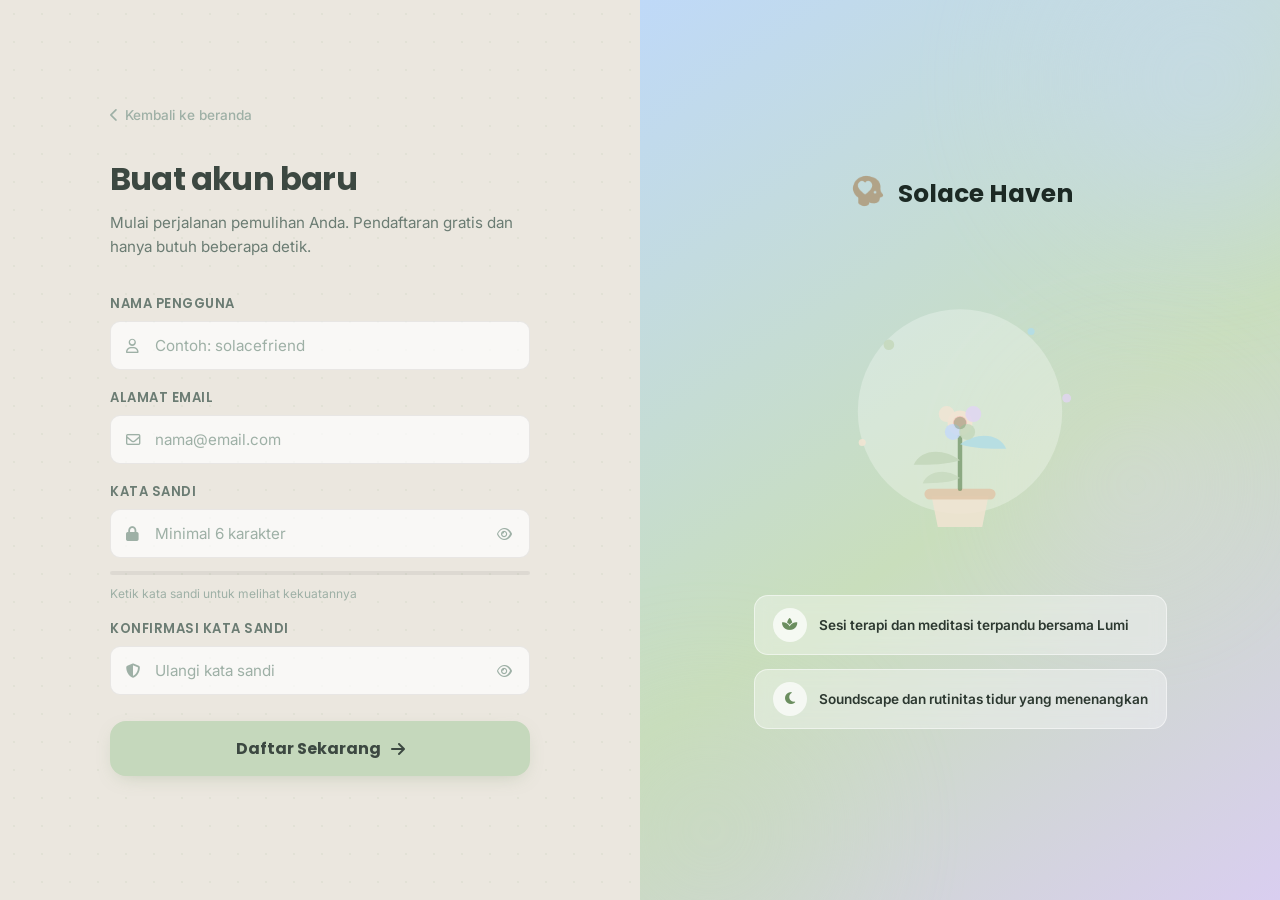
<file: register.html>
<!DOCTYPE html>
<html lang="id">

<head>
    <meta charset="UTF-8">
    <meta name="viewport" content="width=device-width, initial-scale=1.0">
    <meta name="description" content="Daftar akun Solace Haven — mulai perjalanan pemulihan Anda.">
    <title>Daftar Akun | Solace Haven</title>
    <link rel="preconnect" href="https://fonts.googleapis.com">
    <link rel="preconnect" href="https://fonts.gstatic.com" crossorigin>
    <link
        href="https://fonts.googleapis.com/css2?family=Inter:wght@300;400;500;600;700&family=Poppins:wght@300;400;500;600;700&display=swap"
        rel="stylesheet">
    <link rel="stylesheet" href="https://cdnjs.cloudflare.com/ajax/libs/font-awesome/6.4.0/css/all.min.css">
    <style>
        :root {
            --bg-primary: #EBE7DF;
            --bg-secondary: #F5F2EA;
            --card-bg: rgba(255, 255, 255, 0.96);
            --card-border: rgba(0, 0, 0, 0.07);
            --card-shadow: 0 20px 60px -15px rgba(60, 75, 55, 0.15), 0 4px 16px -4px rgba(60, 75, 55, 0.08);
            --text-primary: #3C4841;
            --text-secondary: #6B7C73;
            --text-light: #9EB0A6;
            --sage: #C5D8BC;
            --sage-light: #E7EFE3;
            --sage-dark: #6B8E5F;
            --blue: #C6D9F7;
            --blue-light: #EBF1FC;
            --blue-dark: #5B7BB3;
            --lavender: #E1D5F2;
            --lavender-dark: #8E71B0;
            --teal: #B2DDE6;
            --teal-dark: #4F838E;
            --coral-soft: #F5C5BE;
            --coral-soft-light: #FDF1EE;
            --coral-soft-dark: #BD6457;
            --radius-lg: 28px;
            --radius-md: 16px;
            --radius-sm: 10px;
            --font-heading: 'Poppins', sans-serif;
            --font-body: 'Inter', sans-serif;
        }

        * {
            box-sizing: border-box;
            margin: 0;
            padding: 0;
        }

        body {
            font-family: var(--font-body);
            background-color: var(--bg-primary);
            color: var(--text-primary);
            min-height: 100vh;
            display: grid;
            grid-template-columns: 1fr 1fr;
        }

        /* ── Left Panel: Form ── */
        .auth-panel-left {
            background-color: var(--bg-primary);
            display: flex;
            align-items: center;
            justify-content: center;
            padding: 60px 50px;
            position: relative;
            overflow-y: auto;
            order: 1;
        }

        /* Subtle dot pattern */
        .auth-panel-left::before {
            content: '';
            position: absolute;
            inset: 0;
            background-image: radial-gradient(circle, rgba(107, 142, 95, 0.07) 1.5px, transparent 1.5px);
            background-size: 28px 28px;
            pointer-events: none;
        }

        .auth-form-wrapper {
            width: 100%;
            max-width: 420px;
            position: relative;
            z-index: 1;
        }

        .form-back-link {
            display: inline-flex;
            align-items: center;
            gap: 6px;
            color: var(--text-light);
            text-decoration: none;
            font-size: 0.85rem;
            font-weight: 500;
            margin-bottom: 32px;
            transition: color 0.2s ease;
        }

        .form-back-link:hover {
            color: var(--text-secondary);
        }

        .form-header {
            margin-bottom: 36px;
        }

        .form-header h1 {
            font-family: var(--font-heading);
            font-size: 2rem;
            font-weight: 700;
            letter-spacing: -0.8px;
            color: var(--text-primary);
            margin-bottom: 8px;
        }

        .form-header p {
            color: var(--text-secondary);
            font-size: 0.95rem;
            line-height: 1.55;
        }

        .form-fields {
            display: flex;
            flex-direction: column;
            gap: 18px;
            margin-bottom: 26px;
        }

        .field-group {
            display: flex;
            flex-direction: column;
            gap: 7px;
        }

        .field-group label {
            font-family: var(--font-heading);
            font-size: 0.82rem;
            font-weight: 600;
            color: var(--text-secondary);
            text-transform: uppercase;
            letter-spacing: 0.5px;
        }

        .field-input-wrap {
            position: relative;
        }

        .field-icon {
            position: absolute;
            left: 16px;
            top: 50%;
            transform: translateY(-50%);
            color: var(--text-light);
            font-size: 0.9rem;
            pointer-events: none;
        }

        .field-group input {
            width: 100%;
            border: 1.5px solid var(--card-border);
            border-radius: var(--radius-sm);
            padding: 14px 16px 14px 44px;
            font-family: var(--font-body);
            font-size: 0.95rem;
            background-color: rgba(255, 255, 255, 0.7);
            color: var(--text-primary);
            transition: border-color 0.25s ease, box-shadow 0.25s ease, background-color 0.25s ease;
        }

        .field-group input::placeholder {
            color: var(--text-light);
        }

        .field-group input:focus {
            outline: none;
            border-color: var(--sage-dark);
            background-color: #fff;
            box-shadow: 0 0 0 4px rgba(107, 142, 95, 0.12);
        }

        .field-toggle-pw {
            position: absolute;
            right: 14px;
            top: 50%;
            transform: translateY(-50%);
            background: none;
            border: none;
            color: var(--text-light);
            cursor: pointer;
            padding: 4px;
            transition: color 0.2s ease;
        }

        .field-toggle-pw:hover {
            color: var(--text-secondary);
        }

        /* Password strength bar */
        .pw-strength-bar {
            height: 4px;
            border-radius: 3px;
            background: rgba(0, 0, 0, 0.06);
            margin-top: 6px;
            overflow: hidden;
        }

        .pw-strength-fill {
            height: 100%;
            width: 0%;
            border-radius: 3px;
            transition: width 0.3s ease, background-color 0.3s ease;
        }

        .pw-strength-label {
            font-size: 0.75rem;
            color: var(--text-light);
            margin-top: 4px;
        }

        /* Error */
        .auth-error {
            display: none;
            background-color: var(--coral-soft-light);
            border: 1px solid var(--coral-soft);
            color: var(--coral-soft-dark);
            border-radius: var(--radius-sm);
            padding: 11px 14px;
            font-size: 0.88rem;
            line-height: 1.45;
            margin-bottom: 20px;
            align-items: flex-start;
            gap: 10px;
        }

        .auth-error.active {
            display: flex;
        }

        /* Submit Button */
        .btn-submit {
            width: 100%;
            border: none;
            border-radius: var(--radius-md);
            padding: 15px 24px;
            background-color: var(--sage);
            color: var(--text-primary);
            font-family: var(--font-heading);
            font-size: 1rem;
            font-weight: 700;
            cursor: pointer;
            display: flex;
            align-items: center;
            justify-content: center;
            gap: 10px;
            transition: background-color 0.3s ease, color 0.3s ease, transform 0.25s ease, box-shadow 0.3s ease;
            box-shadow: 0 6px 20px -8px rgba(107, 142, 95, 0.35);
            margin-bottom: 20px;
        }

        .btn-submit:hover {
            background-color: var(--sage-dark);
            color: #fff;
            transform: translateY(-2px);
            box-shadow: 0 10px 28px -8px rgba(107, 142, 95, 0.45);
        }

        .btn-submit:active {
            transform: translateY(0);
        }

        .form-divider {
            text-align: center;
            color: var(--text-light);
            font-size: 0.82rem;
            margin: 4px 0 20px;
            position: relative;
        }

        .form-divider::before,
        .form-divider::after {
            content: '';
            position: absolute;
            top: 50%;
            width: 42%;
            height: 1px;
            background-color: var(--card-border);
        }

        .form-divider::before {
            left: 0;
        }

        .form-divider::after {
            right: 0;
        }

        .btn-goto-login {
            width: 100%;
            border: 1.5px solid var(--card-border);
            border-radius: var(--radius-md);
            padding: 13px 24px;
            background-color: transparent;
            color: var(--text-secondary);
            font-family: var(--font-heading);
            font-size: 0.95rem;
            font-weight: 600;
            cursor: pointer;
            text-decoration: none;
            display: flex;
            align-items: center;
            justify-content: center;
            gap: 8px;
            transition: all 0.25s ease;
        }

        .btn-goto-login:hover {
            background-color: var(--bg-secondary);
            border-color: var(--sage);
            color: var(--text-primary);
        }

        .form-footer-note {
            text-align: center;
            margin-top: 28px;
            color: var(--text-light);
            font-size: 0.8rem;
            line-height: 1.6;
        }

        .form-footer-note a {
            color: var(--sage-dark);
            text-decoration: none;
            font-weight: 600;
        }

        /* ── Right Panel: Illustration ── */
        .auth-panel-right {
            background: linear-gradient(145deg, #BFD9F8 0%, #C9DEBC 55%, #D9CEF0 100%);
            display: flex;
            flex-direction: column;
            justify-content: center;
            align-items: center;
            padding: 60px 50px;
            position: relative;
            overflow: hidden;
            order: 2;
        }

        .auth-panel-right .blob {
            position: absolute;
            border-radius: 50%;
            filter: blur(80px);
            opacity: 0.45;
            pointer-events: none;
        }

        .blob-a {
            width: 300px;
            height: 300px;
            top: -70px;
            right: -70px;
            background: #C6D9F7;
            animation: driftA 20s infinite ease-in-out alternate;
        }

        .blob-b {
            width: 240px;
            height: 240px;
            bottom: -50px;
            left: -50px;
            background: #C5D8BC;
            animation: driftB 25s infinite ease-in-out alternate;
        }

        .blob-c {
            width: 160px;
            height: 160px;
            top: 45%;
            right: 10%;
            background: #E1D5F2;
            opacity: 0.3;
            animation: driftA 16s infinite ease-in-out alternate-reverse;
        }

        @keyframes driftA {
            0% {
                transform: translate(0, 0) scale(1);
            }

            100% {
                transform: translate(-25px, 20px) scale(1.07);
            }
        }

        @keyframes driftB {
            0% {
                transform: translate(0, 0) scale(1);
            }

            100% {
                transform: translate(20px, -25px) scale(1.05);
            }
        }

        .panel-brand {
            display: flex;
            align-items: center;
            gap: 10px;
            margin-bottom: 52px;
            position: relative;
            z-index: 2;
        }

        .panel-brand-icon {
            width: 40px;
            height: 40px;
            border-radius: 0;
            background: none;
            display: flex;
            align-items: center;
            justify-content: center;
        }
        .panel-brand-icon svg { display: block; width: 40px; height: 40px; }

        .panel-brand span {
            font-family: var(--font-heading);
            font-weight: 700;
            font-size: 1.55rem;
            color: #1c2924;
        }

        .panel-illustration {
            position: relative;
            z-index: 2;
            margin-bottom: 44px;
            animation: floatIllus 7s ease-in-out infinite alternate;
        }

        @keyframes floatIllus {
            0% {
                transform: translateY(0);
            }

            100% {
                transform: translateY(-14px);
            }
        }

        .panel-perks {
            position: relative;
            z-index: 2;
            display: flex;
            flex-direction: column;
            gap: 14px;
        }

        .perk-item {
            display: flex;
            align-items: center;
            gap: 12px;
            background: rgba(255, 255, 255, 0.35);
            backdrop-filter: blur(8px);
            border: 1px solid rgba(255, 255, 255, 0.5);
            border-radius: 14px;
            padding: 12px 18px;
        }

        .perk-icon {
            width: 34px;
            height: 34px;
            border-radius: 50%;
            background: rgba(255, 255, 255, 0.7);
            display: flex;
            align-items: center;
            justify-content: center;
            color: var(--sage-dark);
            font-size: 0.85rem;
            flex-shrink: 0;
        }

        .perk-text {
            font-size: 0.85rem;
            font-weight: 600;
            color: #2C3830;
        }

        /* Mobile */
        @media (max-width: 800px) {
            body {
                grid-template-columns: 1fr;
            }

            .auth-panel-right {
                display: none;
            }

            .auth-panel-left {
                padding: 40px 24px;
                order: 1;
            }
        }
    </style>
</head>

<body>
    <!-- Left Panel: Form -->
    <section class="auth-panel-left">
        <div class="auth-form-wrapper">
            <a href="index.html" class="form-back-link">
                <i class="fa-solid fa-chevron-left"></i>
                Kembali ke beranda
            </a>

            <div class="form-header">
                <h1>Buat akun baru</h1>
                <p>Mulai perjalanan pemulihan Anda. Pendaftaran gratis dan hanya butuh beberapa detik.</p>
            </div>

            <form id="register-form" novalidate>
                <div class="auth-error" id="register-error">
                    <i class="fa-solid fa-circle-exclamation" style="margin-top:2px; flex-shrink:0;"></i>
                    <span id="register-error-text"></span>
                </div>

                <div class="form-fields">
                    <div class="field-group">
                        <label for="register-username">Nama Pengguna</label>
                        <div class="field-input-wrap">
                            <i class="fa-regular fa-user field-icon"></i>
                            <input type="text" id="register-username" name="username" placeholder="Contoh: solacefriend"
                                autocomplete="username" required>
                        </div>
                    </div>

                    <div class="field-group">
                        <label for="register-email">Alamat Email</label>
                        <div class="field-input-wrap">
                            <i class="fa-regular fa-envelope field-icon"></i>
                            <input type="email" id="register-email" name="email" placeholder="nama@email.com"
                                autocomplete="email" required>
                        </div>
                    </div>

                    <div class="field-group">
                        <label for="register-password">Kata Sandi</label>
                        <div class="field-input-wrap">
                            <i class="fa-solid fa-lock field-icon"></i>
                            <input type="password" id="register-password" name="password"
                                placeholder="Minimal 6 karakter" autocomplete="new-password" required>
                            <button type="button" class="field-toggle-pw" id="toggle-reg-pw">
                                <i class="fa-regular fa-eye" id="toggle-reg-pw-icon"></i>
                            </button>
                        </div>
                        <div class="pw-strength-bar">
                            <div class="pw-strength-fill" id="pw-strength-fill"></div>
                        </div>
                        <span class="pw-strength-label" id="pw-strength-label">Ketik kata sandi untuk melihat
                            kekuatannya</span>
                    </div>

                    <div class="field-group">
                        <label for="register-confirm-password">Konfirmasi Kata Sandi</label>
                        <div class="field-input-wrap">
                            <i class="fa-solid fa-shield-halved field-icon"></i>
                            <input type="password" id="register-confirm-password" name="confirmPassword"
                                placeholder="Ulangi kata sandi" autocomplete="new-password" required>
                            <button type="button" class="field-toggle-pw" id="toggle-confirm-pw">
                                <i class="fa-regular fa-eye" id="toggle-confirm-pw-icon"></i>
                            </button>
                        </div>
                    </div>
                </div>

                <button type="submit" class="btn-submit">
                    Daftar Sekarang <i class="fa-solid fa-arrow-right"></i>
                </button>
            </form>

            <div class="form-divider"  style="display:none;">sudah punya akun?</div>

            <a href="login.html" class="btn-goto-login"  style="display:none;"> 
                <i class="fa-solid fa-right-to-bracket"></i>
                Masuk ke akun yang ada
            </a>

            <p class="form-footer-note"  style="display:none;">
                Data Anda dilindungi dan disimpan secara lokal.<br>
                Kami tidak membagikan informasi pribadi Anda.
            </p>
        </div>
    </section>

    <!-- Right Panel: Illustration -->
    <aside class="auth-panel-right">
        <div class="blob blob-a"></div>
        <div class="blob blob-b"></div>
        <div class="blob blob-c"></div>

        <div class="panel-brand">
            <div class="logo-icon">
    <img src="healthicons.png" width="40" height="40" alt="Solace Haven Logo">
            </div>
            <span>Solace Haven</span>
        </div>

        <div class="panel-illustration">
            <svg viewBox="0 0 360 300" width="320" height="280" xmlns="http://www.w3.org/2000/svg">
                <circle cx="180" cy="155" r="115" fill="rgba(255,255,255,0.28)" />
                <!-- Stars/growth motif -->
                <circle cx="100" cy="80" r="6" fill="rgba(197,216,188,0.9)" />
                <circle cx="260" cy="65" r="4" fill="rgba(178,221,230,0.9)" />
                <circle cx="300" cy="140" r="5" fill="rgba(225,213,242,0.8)" />
                <circle cx="70" cy="190" r="4" fill="rgba(241,228,211,0.9)" />
                <!-- Plant/growth illustration -->
                <!-- Pot -->
                <path d="M148,250 L212,250 L205,285 L155,285 Z" fill="rgba(241,228,211,0.85)" />
                <rect x="140" y="242" width="80" height="12" rx="6" fill="rgba(225,199,170,0.85)" />
                <!-- Stem -->
                <path d="M180,242 L180,180" stroke="rgba(107,142,95,0.7)" stroke-width="5" stroke-linecap="round" />
                <!-- Leaves -->
                <path d="M180,210 C160,195 135,198 128,215 C148,215 165,215 180,210 Z" fill="rgba(197,216,188,0.9)" />
                <path d="M180,192 C200,177 225,180 232,197 C212,197 195,197 180,192 Z" fill="rgba(178,221,230,0.85)" />
                <path d="M180,230 C165,218 143,222 138,236 C155,236 170,235 180,230 Z" fill="rgba(197,216,188,0.7)" />
                <!-- Flower top -->
                <circle cx="180" cy="168" r="14" fill="rgba(241,228,211,0.95)" />
                <circle cx="180" cy="168" r="8" fill="rgba(245,197,190,0.9)" />
                <circle cx="165" cy="158" r="9" fill="rgba(241,228,211,0.85)" />
                <circle cx="195" cy="158" r="9" fill="rgba(225,213,242,0.85)" />
                <circle cx="172" cy="178" r="9" fill="rgba(198,217,247,0.85)" />
                <circle cx="188" cy="178" r="9" fill="rgba(197,216,188,0.9)" />
                <!-- Center -->
                <circle cx="180" cy="168" r="7" fill="rgba(107,142,95,0.4)" />
            </svg>
        </div>

        <div class="panel-perks">
            <div class="perk-item">
                <div class="perk-icon"><i class="fa-solid fa-spa"></i></div>
                <span class="perk-text">Sesi terapi dan meditasi terpandu bersama Lumi</span>
            </div>
            <div class="perk-item">
                <div class="perk-icon"><i class="fa-solid fa-moon"></i></div>
                <span class="perk-text">Soundscape dan rutinitas tidur yang menenangkan</span>
            </div>
        </div>
    </aside>

    <script>
        // Password toggles
        function setupToggle(btnId, inputId, iconId) {
            document.getElementById(btnId)?.addEventListener('click', () => {
                const input = document.getElementById(inputId);
                const icon = document.getElementById(iconId);
                const isText = input.type === 'text';
                input.type = isText ? 'password' : 'text';
                icon.className = isText ? 'fa-regular fa-eye' : 'fa-regular fa-eye-slash';
            });
        }
        setupToggle('toggle-reg-pw', 'register-password', 'toggle-reg-pw-icon');
        setupToggle('toggle-confirm-pw', 'register-confirm-password', 'toggle-confirm-pw-icon');

        // Password strength indicator
        const pwInput = document.getElementById('register-password');
        const strengthFill = document.getElementById('pw-strength-fill');
        const strengthLabel = document.getElementById('pw-strength-label');

        pwInput?.addEventListener('input', () => {
            const val = pwInput.value;
            let score = 0;
            if (val.length >= 6) score++;
            if (val.length >= 10) score++;
            if (/[A-Z]/.test(val)) score++;
            if (/[0-9]/.test(val)) score++;
            if (/[^a-zA-Z0-9]/.test(val)) score++;

            const configs = [
                { w: '0%', color: 'transparent', label: 'Ketik kata sandi untuk melihat kekuatannya' },
                { w: '25%', color: '#BD6457', label: 'Sangat lemah' },
                { w: '50%', color: '#D4875F', label: 'Lemah' },
                { w: '75%', color: '#8DB87A', label: 'Cukup kuat' },
                { w: '90%', color: '#6B8E5F', label: 'Kuat' },
                { w: '100%', color: '#4F838E', label: 'Sangat kuat' },
            ];
            const cfg = configs[Math.min(score, 5)];
            strengthFill.style.width = cfg.w;
            strengthFill.style.backgroundColor = cfg.color;
            strengthLabel.textContent = cfg.label;
            strengthLabel.style.color = cfg.color === 'transparent' ? 'var(--text-light)' : cfg.color;
        });

        // Register logic
        const accountsKey = "solace-accounts";
        const authenticatedKey = "solace-authenticated";
        function getAccounts() { return JSON.parse(localStorage.getItem(accountsKey)) || []; }

        function showError(msg) {
            const el = document.getElementById('register-error');
            document.getElementById('register-error-text').textContent = msg;
            el.classList.add('active');
        }
        function clearError() { document.getElementById('register-error').classList.remove('active'); }

        document.getElementById('register-form').addEventListener('submit', (e) => {
            e.preventDefault();
            clearError();

            const username = document.getElementById('register-username').value.trim();
            const email = document.getElementById('register-email').value.trim().toLowerCase();
            const password = document.getElementById('register-password').value;
            const confirmPw = document.getElementById('register-confirm-password').value;

            if (!username || !email || !password) {
                showError('Semua kolom wajib diisi.');
                return;
            }
            if (password.length < 6) {
                showError('Kata sandi minimal 6 karakter.');
                return;
            }
            if (password !== confirmPw) {
                showError('Konfirmasi kata sandi tidak cocok.');
                return;
            }

            const accounts = getAccounts();
            if (accounts.some(a => a.email === email)) {
                showError('Email ini sudah terdaftar. Silakan masuk lewat halaman login.');
                return;
            }

            const newAccount = { username, email, password, createdAt: new Date().toISOString() };
            accounts.push(newAccount);
            localStorage.setItem(accountsKey, JSON.stringify(accounts));
            localStorage.setItem(authenticatedKey, 'true');
            localStorage.setItem('solace-username', username);
            localStorage.setItem('solace-user-email', email);
            window.location.href = 'index.html';
        });
    </script>
</body>

</html>
</file>
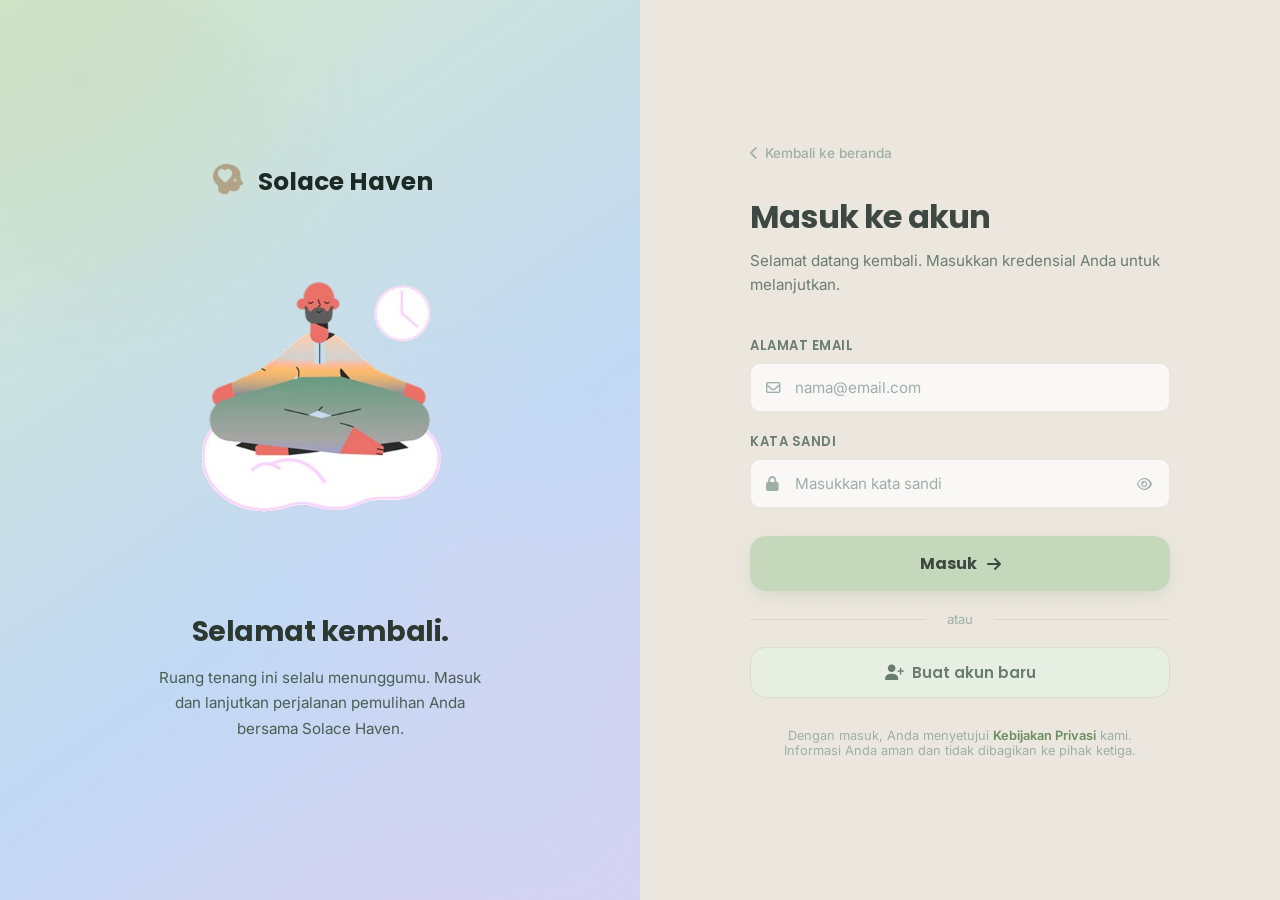
<file: screening.html>
<!DOCTYPE html>
<html lang="en">

<head>
    <meta charset="UTF-8">
    <meta name="viewport" content="width=device-width, initial-scale=1.0">
    <meta name="description"
        content="Solace Haven Mental Health self-screening - GAD-7, PHQ-9, Burnout, and Stress assessments.">
    <title>Self Screening | Solace Haven</title>
    <script src="guard.js"></script>
    <!-- Google Fonts -->
    <link rel="preconnect" href="https://fonts.googleapis.com">
    <link rel="preconnect" href="https://fonts.gstatic.com" crossorigin>
    <link
        href="https://fonts.googleapis.com/css2?family=Inter:wght@300;400;500;600;700&family=Poppins:wght@300;400;500;600;700&display=swap"
        rel="stylesheet">
    <link rel="stylesheet" href="https://cdnjs.cloudflare.com/ajax/libs/font-awesome/6.4.0/css/all.min.css">

    <style>
        /* ============================================================================
           DESIGN SYSTEM VARIABLES & THEMES
           ============================================================================ */
        :root {
            --bg-primary: #EBE7DF;
            --bg-secondary: #DFD9CE;
            --card-bg: rgba(255, 255, 255, 0.96);
            --card-border: rgba(0, 0, 0, 0.08);
            --card-shadow: 0 12px 35px -10px rgba(60, 75, 55, 0.18), 0 4px 12px -3px rgba(60, 75, 55, 0.1);
            --text-primary: #1A241F;
            --text-secondary: #3B4B42;
            --text-light: #9EB0A6;

            /* Accents */
            --sage: #C5D8BC;
            --sage-light: #E7EFE3;
            --sage-dark: #6B8E5F;
            --blue: #C6D9F7;
            --blue-light: #EBF1FC;
            --blue-dark: #5B7BB3;
            --beige: #F1E4D3;
            --beige-light: #FAF5EF;
            --beige-dark: #9F825F;
            --lavender: #E1D5F2;
            --lavender-light: #F4EFFB;
            --lavender-dark: #8E71B0;
            --teal: #B2DDE6;
            --teal-light: #E5F3F6;
            --teal-dark: #4F838E;
            --coral-soft: #F5C5BE;
            --coral-soft-light: #FDF1EE;
            --coral-soft-dark: #BD6457;

            --radius-lg: 24px;
            --radius-md: 16px;
            --radius-sm: 10px;
            --font-heading: 'Poppins', sans-serif;
            --font-body: 'Inter', sans-serif;
            --transition-smooth: all 0.4s cubic-bezier(0.16, 1, 0.3, 1);
            --transition-fast: all 0.25s cubic-bezier(0.16, 1, 0.3, 1);
        }

        [data-theme="twilight"] {
            --bg-primary: #EBE7DF;
            --bg-secondary: #0B110E;
            --card-bg: rgba(255, 255, 255, 0.96);
            --card-border: rgba(0, 0, 0, 0.08);
            --card-shadow: 0 12px 35px -10px rgba(60, 75, 55, 0.18), 0 4px 12px -3px rgba(60, 75, 55, 0.1);
            --text-primary: #EDF3EF;
            --text-secondary: #A9BDB1;
            --text-light: #7E9588;

            --sage: #7A9E6C;
            --sage-light: rgba(122, 158, 108, 0.12);
            --sage-dark: #C2DFC0;
            --blue: #5C7DAF;
            --blue-light: rgba(92, 125, 175, 0.12);
            --blue-dark: #BFD6FB;
            --beige: #8B7153;
            --beige-light: rgba(139, 113, 83, 0.12);
            --beige-dark: #EAD0B3;
            --lavender: #765E99;
            --lavender-light: rgba(118, 94, 153, 0.12);
            --lavender-dark: #E2CEFB;
            --teal: #497882;
            --teal-light: rgba(73, 120, 130, 0.12);
            --teal-dark: #B9E6EE;
        }

        [data-theme="sage-mist"] {
            --bg-primary: #EBE7DF;
            --bg-secondary: #E3EDE0;
            --card-bg: rgba(255, 255, 255, 0.96);
            --card-border: rgba(0, 0, 0, 0.08);
            --card-shadow: 0 12px 35px -10px rgba(60, 75, 55, 0.18), 0 4px 12px -3px rgba(60, 75, 55, 0.1);
            --text-primary: #2C382A;
            --text-secondary: #526B4E;
            --text-light: #8CA088;

            --sage: #A7C59C;
            --sage-light: #EBF2E8;
            --sage-dark: #465E42;
        }

        [data-theme="lavender-dreams"] {
            --bg-primary: #EBE7DF;
            --bg-secondary: #E9E1F2;
            --card-bg: rgba(255, 255, 255, 0.96);
            --card-border: rgba(0, 0, 0, 0.08);
            --card-shadow: 0 12px 35px -10px rgba(60, 75, 55, 0.18), 0 4px 12px -3px rgba(60, 75, 55, 0.1);
            --text-primary: #332840;
            --text-secondary: #654E80;
            --text-light: #9B8AA8;

            --lavender: #C3AFE0;
            --lavender-light: #F7F5FC;
            --lavender-dark: #583F72;
        }

        * {
            box-sizing: border-box;
            margin: 0;
            padding: 0;
        }

        body {
            font-family: var(--font-body);
            background-color: var(--bg-primary);
            color: var(--text-primary);
            min-height: 100vh;
            overflow-x: hidden;
            display: flex;
            transition: background-color 0.6s ease, color 0.6s ease;
        }

        /* Organic Kembaliground Blobs */
        .ambient-glow {
            position: fixed;
            width: 45vw;
            height: 45vw;
            border-radius: 50%;
            filter: blur(140px);
            opacity: 0.35;
            z-index: 0;
            pointer-events: none;
            animation: floatGlow 18s infinite alternate ease-in-out;
        }

        .glow-1 {
            top: -10vw;
            left: -10vw;
            background-color: var(--blue);
        }

        .glow-2 {
            bottom: -10vw;
            right: -10vw;
            background-color: var(--teal);
        }

        .glow-3 {
            top: 40vh;
            left: 35vw;
            background-color: var(--lavender);
            opacity: 0.12;
        }

        @keyframes floatGlow {
            0% {
                transform: translate(0, 0) scale(1);
            }

            100% {
                transform: translate(4vw, 5vh) scale(1.08);
            }
        }

        /* Floating Sidebar Redesign */
        .sidebar {
            position: fixed;
            top: 24px;
            left: 24px;
            bottom: 24px;
            width: 260px;
            background: rgba(255, 255, 255, 0.9);
            backdrop-filter: blur(20px);
            -webkit-backdrop-filter: blur(20px);
            border: 1px solid rgba(0, 0, 0, 0.08);
            border-radius: var(--radius-lg);
            padding: 36px 20px;
            display: flex;
            flex-direction: column;
            justify-content: space-between;
            z-index: 100;
            box-shadow: 0 12px 35px -10px rgba(60, 75, 55, 0.18);
            transition: var(--transition-smooth);
        }

        [data-theme="twilight"] .sidebar {
            background: rgba(255, 255, 255, 0.9);
            border: 1px solid rgba(0, 0, 0, 0.08);
            box-shadow: 0 12px 35px -10px rgba(60, 75, 55, 0.18);
        }

        [data-theme="sage-mist"] .sidebar {
            background: rgba(255, 255, 255, 0.9);
            border-color: rgba(107, 142, 95, 0.15);
        }

        [data-theme="lavender-dreams"] .sidebar {
            background: rgba(255, 255, 255, 0.9);
            border-color: rgba(142, 113, 176, 0.15);
        }

        .sidebar-logo {
            display: flex;
            align-items: center;
            gap: 12px;
            text-decoration: none;
            color: var(--text-primary);
            font-family: var(--font-heading);
            font-weight: 600;
            font-size: 1.25rem;
            padding-left: 8px;
        }

        .logo-icon {
            width: 40px;
            height: 40px;
            border-radius: 0;
            background: none;
            box-shadow: none;
            flex: 0 0 40px;
            display: flex;
            align-items: center;
            justify-content: center;
        }

        .logo-icon svg {
            display: block;
            width: 40px;
            height: 40px;
        }

        .sidebar-nav {
            display: flex;
            flex-direction: column;
            gap: 6px;
            margin-top: 40px;
            flex-grow: 1;
        }

        .sidebar-link {
            display: flex;
            align-items: center;
            gap: 16px;
            width: 100%;
            min-height: 44px;
            padding: 11px 16px;
            border-radius: 14px;
            text-decoration: none;
            color: #43534b;
            font-family: var(--font-heading);
            font-size: 1rem;
            font-weight: 600;
            transition: var(--transition-smooth);
        }

        .sidebar-link i {
            width: 20px;
            font-size: 1.05rem;
            color: #6f7f77;
            opacity: 1;
            text-align: center;
        }

        .sidebar-link:hover {
            background: #eeeeee;
            color: #1c2924;
            transform: none;
        }

        .sidebar-link.active {
            background: #e9e9e9;
            color: #1c2924;
            border: none;
            box-shadow: none;
        }

        .sidebar-link.active i {
            color: #7fa17d;
        }

        .sidebar-footer {
            display: flex;
            flex-direction: column;
            gap: 16px;
            padding-bottom: 8px;
        }

        .btn-logout-sidebar {
            display: flex;
            align-items: center;
            gap: 14px;
            padding: 11px 16px;
            border-radius: 14px;
            background: none;
            border: none;
            cursor: pointer;
            color: #BD6457;
            font-family: var(--font-heading);
            font-size: 1rem;
            font-weight: 600;
            width: 100%;
            transition: background 0.2s ease;
        }
        .btn-logout-sidebar:hover {
            background: #fdf1ee;
        }
        .btn-logout-sidebar i {
            font-size: 1.05rem;
            color: #BD6457;
        }

        .main-container {
            flex-grow: 1;
            margin-left: 308px;
            /* 24px + 260px + 24px gap */
            padding: 40px 40px 40px;
            width: calc(100% - 308px);
            position: relative;
            z-index: 10;
            box-sizing: border-box;
        }

        /* Header */
        .page-header {
            display: flex;
            justify-content: space-between;
            align-items: center;
            margin-bottom: 36px;
            border-bottom: 1px solid var(--card-border);
            padding-bottom: 24px;
        }

        .greeting-section h1 {
            font-family: var(--font-heading);
            font-size: 2.2rem;
            font-weight: 700;
            letter-spacing: -0.5px;
            color: var(--text-primary);
            margin-bottom: 6px;
        }

        .greeting-section p {
            color: var(--text-secondary);
            font-size: 0.95rem;
            margin-top: 4px;
        }

        /* Grid */
        .screening-grid {
            display: grid;
            grid-template-columns: 1.15fr 0.85fr;
            gap: 32px;
            width: 100%;
        }

        /* Grid Column Styling */
        .col-left,
        .col-right {
            display: flex;
            flex-direction: column;
        }

        /* Cards */
        .card {
            background-color: var(--card-bg);
            backdrop-filter: blur(20px);
            -webkit-backdrop-filter: blur(20px);
            border: 1px solid var(--card-border);
            border-radius: var(--radius-lg);
            padding: 26px 30px;
            box-shadow: var(--card-shadow);
            transition: var(--transition-smooth);
            margin-bottom: 32px;
            position: relative;
            overflow: hidden;
        }

        .card:hover {
            transform: translateY(-4px);
            box-shadow: 0 20px 50px -12px rgba(60, 75, 55, 0.25), 0 8px 20px -4px rgba(60, 75, 55, 0.15);
        }

        /* Quiz Tabs */
        .screening-tabs-row {
            display: flex;
            gap: 8px;
            border-bottom: 1px solid var(--card-border);
            padding-bottom: 10px;
            margin-bottom: 24px;
            overflow-x: auto;
        }

        .screening-tab {
            padding: 10px 16px;
            border-radius: var(--radius-sm);
            background: none;
            border: 1px solid transparent;
            font-family: var(--font-heading);
            font-size: 0.85rem;
            font-weight: 600;
            color: var(--text-secondary);
            cursor: pointer;
            transition: var(--transition-fast);
            white-space: nowrap;
        }

        .screening-tab:hover {
            background-color: rgba(255, 255, 255, 0.4);
            color: var(--text-primary);
        }

        [data-theme="twilight"] .screening-tab:hover {
            background-color: rgba(255, 255, 255, 0.05);
        }

        .screening-tab.active {
            background-color: var(--sage);
            color: var(--text-primary);
            border-color: var(--card-border);
        }

        /* Quiz Layout */
        .question-text {
            font-family: var(--font-heading);
            font-size: 1.15rem;
            font-weight: 600;
            margin-bottom: 24px;
            min-height: 56px;
        }

        .options-col {
            display: flex;
            flex-direction: column;
            gap: 12px;
        }

        .option-btn {
            background: rgba(255, 255, 255, 0.5);
            border: 1px solid var(--card-border);
            padding: 16px 20px;
            border-radius: var(--radius-md);
            font-family: var(--font-body);
            font-size: 0.95rem;
            text-align: left;
            cursor: pointer;
            transition: var(--transition-fast);
            color: var(--text-primary);
        }

        [data-theme="twilight"] .option-btn {
            background: rgba(255, 255, 255, 0.02);
        }

        .option-btn:hover {
            background: var(--sage-light);
            border-color: var(--sage-dark);
            transform: translateX(4px);
        }

        /* Progress Bar */
        .progress-indicator {
            display: flex;
            justify-content: space-between;
            align-items: center;
            font-size: 0.8rem;
            color: var(--text-light);
            margin-bottom: 8px;
            font-weight: 600;
        }

        .progress-bar-container {
            height: 6px;
            background-color: rgba(0, 0, 0, 0.04);
            border-radius: 3px;
            margin-bottom: 20px;
            overflow: hidden;
        }

        .progress-bar-fill {
            height: 100%;
            background-color: var(--sage-dark);
            width: 0%;
            transition: width 0.3s ease;
        }

        /* Result card */
        .result-box {
            display: none;
            padding: 10px 0;
            animation: fadeIn 0.4s ease;
        }

        .result-box h4 {
            font-family: var(--font-heading);
            font-size: 1.25rem;
            margin-bottom: 12px;
            color: var(--sage-dark);
        }

        .result-desc {
            font-size: 0.95rem;
            color: var(--text-secondary);
            line-height: 1.6;
            margin-bottom: 24px;
            background: rgba(255, 255, 255, 0.4);
            border: 1px solid var(--card-border);
            padding: 20px;
            border-radius: var(--radius-md);
        }

        [data-theme="twilight"] .result-desc {
            background: rgba(255, 255, 255, 0.02);
        }

        .btn {
            border: none;
            padding: 12px 24px;
            border-radius: var(--radius-sm);
            cursor: pointer;
            font-family: var(--font-heading);
            font-weight: 600;
            display: inline-flex;
            align-items: center;
            gap: 8px;
            transition: var(--transition-smooth);
        }

        .btn-primary {
            background-color: var(--sage);
            color: var(--text-primary);
        }

        .btn-primary:hover {
            background-color: var(--sage-dark);
            color: white;
            transform: translateY(-1px);
        }

        /* History lists */
        .history-list {
            display: flex;
            flex-direction: column;
            gap: 12px;
        }

        .history-row {
            display: flex;
            justify-content: space-between;
            align-items: center;
            padding: 14px 16px;
            background: rgba(255, 255, 255, 0.4);
            border: 1px solid var(--card-border);
            border-radius: var(--radius-sm);
            font-size: 0.85rem;
        }

        [data-theme="twilight"] .history-row {
            background: rgba(255, 255, 255, 0.02);
        }

        @keyframes fadeIn {
            from {
                opacity: 0;
                transform: translateY(6px);
            }

            to {
                opacity: 1;
                transform: translateY(0);
            }
        }


        .bottom-nav {
            display: none;
            position: fixed;
            bottom: 0;
            left: 0;
            width: 100%;
            background-color: var(--bg-secondary);
            border-top: 1px solid var(--card-border);
            justify-content: space-around;
            padding: 12px 6px;
            z-index: 1000;
        }
        @media (max-width: 1024px) {
            .sidebar {
                display: none;
            }

            .bottom-nav {
                display: flex;
            }

            .main-container {
                margin-left: 0;
                width: 100%;
                padding: 20px 20px 100px;
            }

            .screening-grid {
                grid-template-columns: 1fr;
                max-width: none;
            }
        }
    </style>
</head>

<body>
    <div class="ambient-glow glow-1"></div>
    <div class="ambient-glow glow-2"></div>
    <div class="ambient-glow glow-3"></div>

    <!-- Floating Sidebar Navigation -->
    <aside class="sidebar">
        <a href="index.html" class="sidebar-logo">
            <div class="logo-icon">
    <img src="healthicons.png" width="40" height="40" alt="Solace Haven Logo">
            </div>
            <span>Solace Haven</span>
        </a>

        <nav class="sidebar-nav">
            <a href="dashboard.html" class="sidebar-link">
                <i class="fa-solid fa-square-poll-vertical"></i>
                <span>Dashboard</span>
            </a>
            <a href="journal.html" class="sidebar-link">
                <i class="fa-solid fa-feather-pointed"></i>
                <span>CBT Journal</span>
            </a>
            <a href="therapy.html" class="sidebar-link">
                <i class="fa-solid fa-wind"></i>
                <span>Therapy Space</span>
            </a>
            <a href="sleep.html" class="sidebar-link">
                <i class="fa-solid fa-moon"></i>
                <span>Sleep &amp; Relax</span>
            </a>
            <a href="screening.html" class="sidebar-link active" style="display:none;">
                <i class="fa-solid fa-square-check"></i>
                <span>Self Screening</span>
            </a>
            <a href="lumi.html" class="sidebar-link lumi-link">
                <i class="fa-solid fa-comment-dots"></i>
                <span>Lumi</span>
            </a>
        </nav>

        <div class="sidebar-footer">
            <button class="btn-logout-sidebar" id="logout-btn">
                <i class="fa-solid fa-right-from-bracket"></i>
                <span>Logout</span>
            </button>
        </div>
    </aside>

    <!-- Bottom Navigation (Mobile) -->
    <nav class="bottom-nav">
        <a href="dashboard.html" class="bottom-link">
            <i class="fa-solid fa-square-poll-vertical"></i>
            <span>Home</span>
        </a>
        <a href="journal.html" class="bottom-link">
            <i class="fa-solid fa-feather-pointed"></i>
            <span>Journal</span>
        </a>
        <a href="therapy.html" class="bottom-link">
            <i class="fa-solid fa-wind"></i>
            <span>Therapy</span>
        </a>
        <a href="sleep.html" class="bottom-link">
            <i class="fa-solid fa-moon"></i>
            <span>Sleep</span>
        </a>
        <a href="screening.html" class="bottom-link active" style="display:none;">
            <i class="fa-solid fa-square-check"></i>
            <span>Quiz</span>
        </a>
        <a href="lumi.html" class="bottom-link">
            <i class="fa-solid fa-comment-dots"></i>
            <span>Lumi</span>
        </a>
        <a href="profile.html" class="bottom-link">
            <i class="fa-solid fa-circle-user"></i>
            <span>Profil</span>
        </a>
        <button class="bottom-link" id="mobile-logout-btn" type="button">
            <i class="fa-solid fa-right-from-bracket"></i>
            <span>Logout</span>
        </button>
    </nav>

    <!-- Main Workspace -->
    <main class="main-container">
        <header class="page-header">
            <div class="greeting-section">
                <h1>Clinical Self-Screening</h1>
                <p>Track your stress, anxiety, depression, or burnout risk with standard questionnaires.</p>
            </div>
        </header>

        <div class="screening-grid">
            <!-- LEFT COLUMN: QUIZ WIZARD -->
            <div class="col-left">
                <div class="card">
                    <!-- Tab selector -->
                    <div class="screening-tabs-row">
                        <button class="screening-tab active" data-test="gad7">Anxiety (GAD-7)</button>
                        <button class="screening-tab" data-test="phq9">Depression (PHQ-9)</button>
                        <button class="screening-tab" data-test="burnout">Burnout Risk</button>
                        <button class="screening-tab" data-test="stress">Stress Index</button>
                    </div>

                    <p id="screening-desc"
                        style="font-size:0.85rem; color: var(--text-secondary); margin-bottom: 20px; font-style:italic;">
                        Evaluate your anxiety levels over the last 2 weeks.
                    </p>

                    <!-- Wizard Inner -->
                    <div id="test-wizard-container">
                        <div style="width:100%;">
                            <div class="progress-indicator">
                                <span id="test-progress-text">Question 1 of 7</span>
                                <span>Progress</span>
                            </div>
                            <div class="progress-bar-container">
                                <div class="progress-bar-fill" id="test-progress-bar"></div>
                            </div>

                            <h3 class="question-text" id="test-question-text">1. Feeling nervous, anxious, or on edge?
                            </h3>

                            <div class="options-col">
                                <button class="option-btn" data-score="0">0. Not at all</button>
                                <button class="option-btn" data-score="1">1. Several days</button>
                                <button class="option-btn" data-score="2">2. More than half the days</button>
                                <button class="option-btn" data-score="3">3. Nearly every day</button>
                            </div>
                        </div>
                    </div>

                    <!-- Result screen -->
                    <div class="result-box" id="test-result-box">
                        <h4 id="result-title">Screening complete!</h4>
                        <div class="result-desc" id="result-desc">
                            <!-- filled by script -->
                        </div>
                        <button class="btn btn-primary" id="btn-restart-test">
                            <i class="fa-solid fa-rotate-left"></i> Retake Assessment
                        </button>
                    </div>
                </div>
            </div>

            <!-- RIGHT COLUMN: CLINICAL KNOWLEDGE & HISTORY -->
            <div class="col-right">
                <!-- Screening History -->
                <div class="card">
                    <h3 style="font-family: var(--font-heading); margin-bottom:12px;">Your History</h3>
                    <div class="history-list" id="history-list-box">
                        <!-- Dynamic rows -->
                    </div>
                </div>

                <!-- Info Card -->
                <div class="card">
                    <h3 style="font-family: var(--font-heading); margin-bottom:10px;"><i class="fa-solid fa-circle-info"
                            style="color: var(--blue-dark); margin-right:4px;"></i> Understanding Screenings</h3>
                    <p style="font-size:0.85rem; color: var(--text-secondary); line-height:1.6; margin-bottom:12px;">
                        These screenings are clinically validated tools used widely by psychologists worldwide:
                    </p>
                    <ul style="font-size:0.8rem; color: var(--text-secondary); margin-left:18px; line-height:1.6;">
                        <li><strong>GAD-7:</strong> General Anxiety Disorder score. Scores over 10 warrant checking in
                            with a therapist.</li>
                        <li><strong>PHQ-9:</strong> Patient Health Questionnaire score for depression.</li>
                        <li><strong>Stress Index:</strong> Measures perceived uncontrollability and overload.</li>
                        <li><strong>Burnout Assessment:</strong> Focuses on exhaustion and cynical detachment levels.
                        </li>
                    </ul>
                    <div
                        style="background-color: var(--beige-light); border:1px solid var(--beige); border-radius: var(--radius-sm); padding:14px; margin-top:16px; font-size:0.75rem; color: var(--beige-dark); font-style:italic; line-height:1.4;">
                        <strong>Disclaimer:</strong> Self-screenings are not diagnostic instruments. If you are
                        experiencing severe emotional distress, please consult a clinical professional.
                    </div>
                </div>
            </div>
        </div>
    </main>

    <script>
        // --- State management ---
        const userState = {
            theme: localStorage.getItem("solace-theme") || "light",
            userName: localStorage.getItem("solace-username") || "friend"
        };

        // Theme management
        function applyTheme(theme) {
            userState.theme = theme;
            document.documentElement.setAttribute("data-theme", theme);
            localStorage.setItem("solace-theme", theme);
        }
        applyTheme(userState.theme);

        function logout() {
            localStorage.removeItem("solace-authenticated");
            window.location.href = "index.html";
        }
        document.getElementById("logout-btn")?.addEventListener("click", logout);
        document.getElementById("mobile-logout-btn")?.addEventListener("click", logout);

        // --- Multi-Test CBT Screening Wizard (GAD-7, PHQ-9, Burnout, Stress Index) ---
        const screenings = {
            gad7: {
                title: "Anxiety Screening (GAD-7)",
                desc: "Evaluate your anxiety levels over the last 2 weeks.",
                maxScore: 21,
                questions: [
                    "1. Feeling nervous, anxious, or on edge?",
                    "2. Not being able to stop or control worrying?",
                    "3. Worrying too much about different things?",
                    "4. Trouble relaxing or letting go?",
                    "5. Being so restless that it is hard to sit still?",
                    "6. Becoming easily annoyed or irritable?",
                    "7. Feeling afraid as if something awful might happen?"
                ],
                getAnalysis: (score) => {
                    if (score <= 4) return { severity: "Minimal Anxiety", recommendation: "You are demonstrating high resilience. We suggest continuing with daily checklists and gratitude journals." };
                    if (score <= 9) return { severity: "Mild Anxiety", recommendation: "Some symptoms of mild stress are active. We recommend trying a daily 4-7-8 breathing session and writing reframing logs in your journal." };
                    if (score <= 14) return { severity: "Moderate Anxiety", recommendation: "You are carrying a moderate emotional load. Try engaging with the sensory Grounding guide or chatting with Lumi, our supportive companion. If you feel overwhelmed, consult a supportive friend or specialist." };
                    return { severity: "Severe Anxiety", recommendation: "Please take extra care of your heart. Try the Emergency Calm mode to slow things down. Remember that reaching out to clinical professionals is a strong step towards recovery. You do not have to walk this alone." };
                }
            },
            phq9: {
                title: "Depression Screening (PHQ-9)",
                desc: "Assess your mood and potential depressive symptoms over the last 2 weeks.",
                maxScore: 27,
                questions: [
                    "1. Little interest or pleasure in doing things?",
                    "2. Feeling down, depressed, or hopeless?",
                    "3. Trouble falling or staying asleep, or sleeping too much?",
                    "4. Feeling tired or having little energy?",
                    "5. Poor appetite or overeating?",
                    "6. Feeling bad about yourself - or that you are a failure or have let yourself or your family down?",
                    "7. Trouble concentrating on things, such as reading the newspaper or watching television?",
                    "8. Moving or speaking so slowly that other people could have noticed? Or the opposite - being so fidgety or restless that you have been moving around a lot more than usual?",
                    "9. Thoughts that you would be better off dead, or of hurting yourself in some way?"
                ],
                getAnalysis: (score) => {
                    if (score <= 4) return { severity: "Minimal Depression", recommendation: "Your emotional climate is mostly sunny and light. Lanjut your wellness habits!" };
                    if (score <= 9) return { severity: "Mild Depression", recommendation: "You're showing mild signs of low energy/mood. Try journaling, writing gratitudes, and chatting with Lumi." };
                    if (score <= 14) return { severity: "Moderate Depression", recommendation: "A moderate emotional fog is present. Consider daily meditation, light exercise, and sharing in the Komunitas Aman." };
                    if (score <= 19) return { severity: "Moderately Severe Depression", recommendation: "The weight is heavy right now. We strongly encourage talking with a friendly support system or a mental health counselor." };
                    return { severity: "Severe Depression", recommendation: "You are dealing with severe distress. Please reach out to professional support or hotlines immediately. You deserve gentle, professional care." };
                }
            },
            burnout: {
                title: "Burnout Risk Assessment",
                desc: "Check your fatigue, exhaustion, and detachment levels related to work or studies.",
                maxScore: 18,
                questions: [
                    "1. I feel physically exhausted at work or during studies.",
                    "2. I feel emotionally drained by my daily activities.",
                    "3. I find it difficult to concentrate or stay focused.",
                    "4. I feel increasingly cynical or detached from my work or studies.",
                    "5. I doubt the significance or value of what I do.",
                    "6. I feel overwhelmed by my workload or responsibilities."
                ],
                getAnalysis: (score) => {
                    if (score <= 5) return { severity: "Low Burnout Risk", recommendation: "You have a healthy energy balance. Maintain your work-life boundaries and regular rest cycles." };
                    if (score <= 11) return { severity: "Moderate Burnout Risk", recommendation: "Signs of fatigue and detachment are appearing. Prioritize wind-down routines, sleep sounds, and take mini-breaks throughout the day." };
                    return { severity: "High Burnout Risk", recommendation: "You are experiencing significant burnout. It is critical to take rest, set strict work boundaries, and consider talking to a counselor or advisor to relieve pressure." };
                }
            },
            stress: {
                title: "Perceived Stress Index",
                desc: "Evaluate how unpredictable, uncontrollable, and overloaded you feel in your life.",
                maxScore: 18,
                questions: [
                    "1. In the last month, how often have you felt that you were unable to control the important things in your life?",
                    "2. In the last month, how often have you felt confident about your ability to handle your personal problems? (Reversed: 3=Never, 0=Nearly always)",
                    "3. In the last month, how often have you felt that things were going your way? (Reversed: 3=Never, 0=Nearly always)",
                    "4. In the last month, how often have you felt difficulties were piling up so high that you could not overcome them?",
                    "5. How often do you feel tense, nervous, or stressed by your daily schedule?",
                    "6. How often do you feel unable to cope with all the things you have to do?"
                ],
                getAnalysis: (score) => {
                    if (score <= 5) return { severity: "Low Stress", recommendation: "Your stress levels are low and highly manageable. Keep up your healthy routines!" };
                    if (score <= 11) return { severity: "Moderate Stress", recommendation: "You are experiencing a typical level of life stress. Use our guided breathing exercises and rain/ocean sounds to relax." };
                    return { severity: "High Stress", recommendation: "Your stress index is elevated. We recommend taking regular breathing breaks, writing in your CBT journal, and reducing non-essential commitments." };
                }
            }
        };

        let testState = {
            currentTest: "gad7",
            activeIdx: 0,
            scores: []
        };

        const questionText = document.getElementById("test-question-text");
        const optionBtns = document.querySelectorAll(".option-btn");
        const resultBox = document.getElementById("test-result-box");
        const testWizard = document.getElementById("test-wizard-container");
        const restartTestBtn = document.getElementById("btn-restart-test");
        const screeningTabs = document.querySelectorAll(".screening-tab");
        const screeningDesc = document.getElementById("screening-desc");
        const historyListBox = document.getElementById("history-list-box");

        function loadQuestion() {
            const currentTestData = screenings[testState.currentTest];
            const totalQ = currentTestData.questions.length;
            const progressPct = Math.round((testState.activeIdx / totalQ) * 100);

            document.getElementById("test-progress-bar").style.width = `${progressPct}%`;
            document.getElementById("test-progress-text").textContent = `Question ${testState.activeIdx + 1} of ${totalQ}`;

            if (testState.activeIdx < totalQ) {
                questionText.textContent = currentTestData.questions[testState.activeIdx];
            } else {
                finishScreening();
            }
        }

        screeningTabs.forEach(tab => {
            tab.addEventListener("click", () => {
                screeningTabs.forEach(t => t.classList.remove("active"));
                tab.classList.add("active");
                testState.currentTest = tab.getAttribute("data-test");
                screeningDesc.textContent = screenings[testState.currentTest].desc;
                resetTest();
            });
        });

        function resetTest() {
            testState.activeIdx = 0;
            testState.scores = [];
            testWizard.style.display = "flex";
            resultBox.style.display = "none";
            loadQuestion();
        }

        optionBtns.forEach(btn => {
            btn.addEventListener("click", () => {
                const score = parseInt(btn.getAttribute("data-score"));
                let finalScore = score;
                if (testState.currentTest === "stress" && (testState.activeIdx === 1 || testState.activeIdx === 2)) {
                    finalScore = 3 - score; // reverse score
                }
                testState.scores.push(finalScore);
                testState.activeIdx++;
                loadQuestion();
            });
        });

        function renderHistory() {
            const wellnessScores = JSON.parse(localStorage.getItem("solace-wellness-scores")) || {};
            const testLabels = {
                gad7: "Anxiety (GAD-7)",
                phq9: "Depression (PHQ-9)",
                burnout: "Burnout Risk",
                stress: "Stress Index"
            };

            let html = "";
            let count = 0;
            for (const key in testLabels) {
                if (wellnessScores[key]) {
                    count++;
                    const item = wellnessScores[key];
                    html += `
                        <div class="history-row">
                            <div>
                                <strong style="color:var(--text-primary);">${testLabels[key]}</strong>
                                <div style="font-size:0.75rem; color:var(--text-light); margin-top:2px;">Last taken: ${item.date}</div>
                            </div>
                            <div style="font-size:1.05rem; font-weight:700; color:var(--sage-dark);">${item.score} / ${item.max}</div>
                        </div>
                    `;
                }
            }
            if (count === 0) {
                html = `<p style="font-size:0.85rem; color:var(--text-secondary); font-style:italic;">No historical screenings logged yet.</p>`;
            }
            historyListBox.innerHTML = html;
        }

        function finishScreening() {
            testWizard.style.display = "none";
            resultBox.style.display = "block";

            const currentTestData = screenings[testState.currentTest];
            const totalScore = testState.scores.reduce((a, b) => a + b, 0);
            const maxScore = currentTestData.maxScore;

            document.getElementById("result-title").textContent = `${currentTestData.title} Complete`;
            const analysis = currentTestData.getAnalysis(totalScore);

            document.getElementById("result-desc").innerHTML = `
                <div style="font-size: 1.15rem; font-weight: 700; margin-bottom: 12px; color: var(--sage-dark);">Your Score: ${totalScore} / ${maxScore}</div>
                <strong>Analysis:</strong> ${analysis.severity}<br><br>
                <strong>Personalized Recommendations:</strong> ${analysis.recommendation}
            `;

            const wellnessScores = JSON.parse(localStorage.getItem("solace-wellness-scores")) || {};
            wellnessScores[testState.currentTest] = {
                score: totalScore,
                max: maxScore,
                date: new Date().toLocaleDateString([], { month: 'short', day: 'numeric' })
            };
            localStorage.setItem("solace-wellness-scores", JSON.stringify(wellnessScores));
            renderHistory();
        }

        restartTestBtn.addEventListener("click", resetTest);

        // Initial setup
        resetTest();
        renderHistory();
    </script>
</body>

</html>
</file>
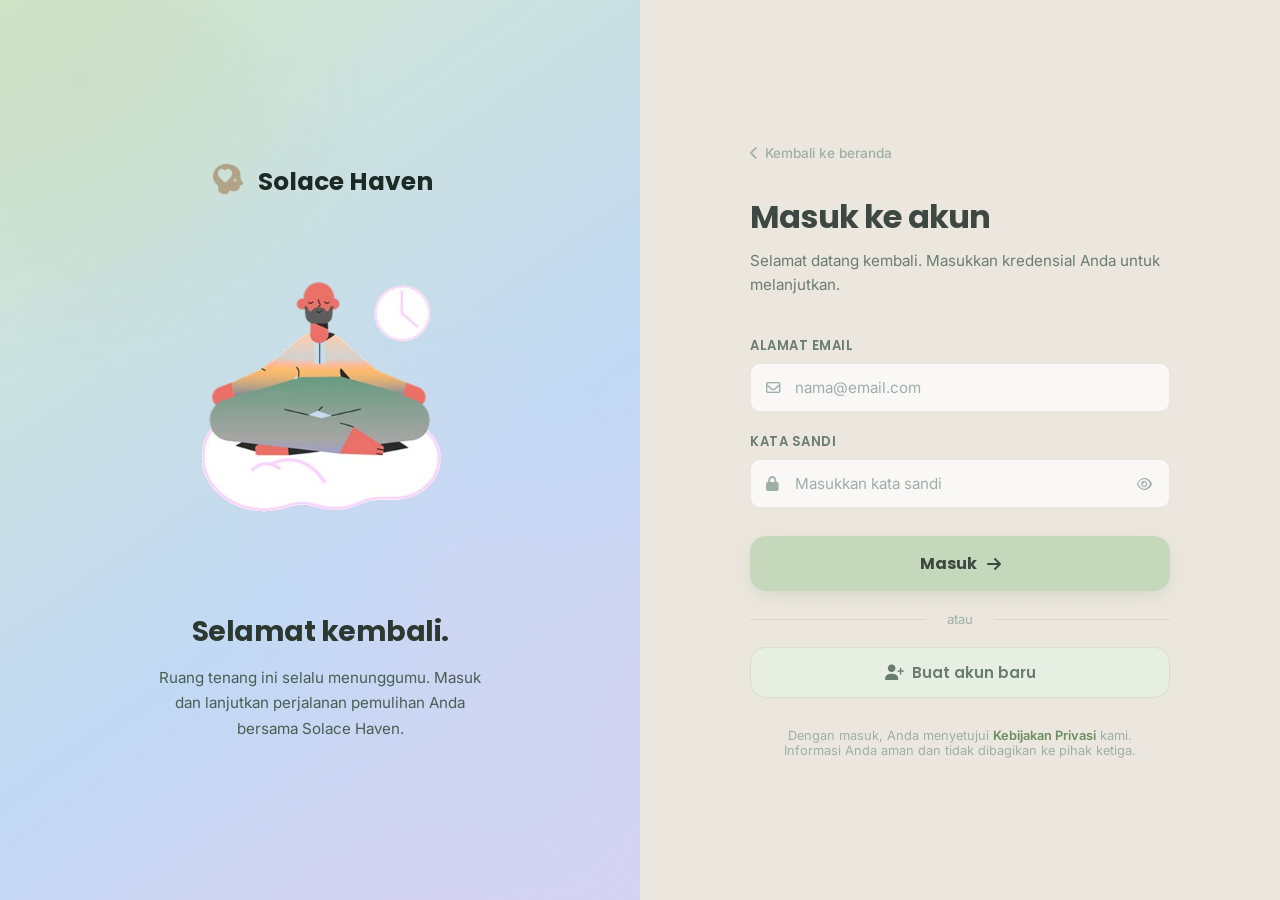
<file: sleep.html>
<!DOCTYPE html>
<html lang="en">

<head>
    <meta charset="UTF-8">
    <meta name="viewport" content="width=device-width, initial-scale=1.0">
    <meta name="description"
        content="Solace Haven Sleep & Relaxation - Soothing sound synthesizers, sleep quality tracker, and bedtime checklists.">
    <title>Sleep & Relaxation | Solace Haven</title>
    <script src="guard.js"></script>
    <!-- Google Fonts -->
    <link rel="preconnect" href="https://fonts.googleapis.com">
    <link rel="preconnect" href="https://fonts.gstatic.com" crossorigin>
    <link
        href="https://fonts.googleapis.com/css2?family=Inter:wght@300;400;500;600;700&family=Poppins:wght@300;400;500;600;700&display=swap"
        rel="stylesheet">
    <link rel="stylesheet" href="https://cdnjs.cloudflare.com/ajax/libs/font-awesome/6.4.0/css/all.min.css">

    <style>
        /* ============================================================================
           DESIGN SYSTEM VARIABLES & THEMES
           ============================================================================ */
        :root {
            --bg-primary: #EBE7DF;
            --bg-secondary: #DFD9CE;
            --card-bg: rgba(255, 255, 255, 0.96);
            --card-border: rgba(0, 0, 0, 0.08);
            --card-shadow: 0 12px 35px -10px rgba(60, 75, 55, 0.18), 0 4px 12px -3px rgba(60, 75, 55, 0.1);
            --text-primary: #1A241F;
            --text-secondary: #3B4B42;
            --text-light: #9EB0A6;

            /* Accents */
            --sage: #C5D8BC;
            --sage-light: #E7EFE3;
            --sage-dark: #6B8E5F;
            --blue: #C6D9F7;
            --blue-light: #EBF1FC;
            --blue-dark: #5B7BB3;
            --beige: #F1E4D3;
            --beige-light: #FAF5EF;
            --beige-dark: #9F825F;
            --lavender: #E1D5F2;
            --lavender-light: #F4EFFB;
            --lavender-dark: #8E71B0;
            --teal: #B2DDE6;
            --teal-light: #E5F3F6;
            --teal-dark: #4F838E;
            --coral-soft: #F5C5BE;
            --coral-soft-light: #FDF1EE;
            --coral-soft-dark: #BD6457;

            --radius-lg: 24px;
            --radius-md: 16px;
            --radius-sm: 10px;
            --font-heading: 'Poppins', sans-serif;
            --font-body: 'Inter', sans-serif;
            --transition-smooth: all 0.4s cubic-bezier(0.16, 1, 0.3, 1);
            --transition-fast: all 0.25s cubic-bezier(0.16, 1, 0.3, 1);
        }

        [data-theme="twilight"] {
            --bg-primary: #EBE7DF;
            --bg-secondary: #0B110E;
            --card-bg: rgba(255, 255, 255, 0.96);
            --card-border: rgba(0, 0, 0, 0.08);
            --card-shadow: 0 12px 35px -10px rgba(60, 75, 55, 0.18), 0 4px 12px -3px rgba(60, 75, 55, 0.1);
            --text-primary: #EDF3EF;
            --text-secondary: #A9BDB1;
            --text-light: #7E9588;

            --sage: #7A9E6C;
            --sage-light: rgba(122, 158, 108, 0.12);
            --sage-dark: #C2DFC0;
            --blue: #5C7DAF;
            --blue-light: rgba(92, 125, 175, 0.12);
            --blue-dark: #BFD6FB;
            --beige: #8B7153;
            --beige-light: rgba(139, 113, 83, 0.12);
            --beige-dark: #EAD0B3;
            --lavender: #765E99;
            --lavender-light: rgba(118, 94, 153, 0.12);
            --lavender-dark: #E2CEFB;
            --teal: #497882;
            --teal-light: rgba(73, 120, 130, 0.12);
            --teal-dark: #B9E6EE;
        }

        [data-theme="sage-mist"] {
            --bg-primary: #EBE7DF;
            --bg-secondary: #E3EDE0;
            --card-bg: rgba(255, 255, 255, 0.96);
            --card-border: rgba(0, 0, 0, 0.08);
            --card-shadow: 0 12px 35px -10px rgba(60, 75, 55, 0.18), 0 4px 12px -3px rgba(60, 75, 55, 0.1);
            --text-primary: #2C382A;
            --text-secondary: #526B4E;
            --text-light: #8CA088;

            --sage: #A7C59C;
            --sage-light: #EBF2E8;
            --sage-dark: #465E42;
        }

        [data-theme="lavender-dreams"] {
            --bg-primary: #EBE7DF;
            --bg-secondary: #E9E1F2;
            --card-bg: rgba(255, 255, 255, 0.96);
            --card-border: rgba(0, 0, 0, 0.08);
            --card-shadow: 0 12px 35px -10px rgba(60, 75, 55, 0.18), 0 4px 12px -3px rgba(60, 75, 55, 0.1);
            --text-primary: #332840;
            --text-secondary: #654E80;
            --text-light: #9B8AA8;

            --lavender: #C3AFE0;
            --lavender-light: #F7F5FC;
            --lavender-dark: #583F72;
        }

        * {
            box-sizing: border-box;
            margin: 0;
            padding: 0;
        }

        body {
            font-family: var(--font-body);
            background-color: var(--bg-primary);
            color: var(--text-primary);
            min-height: 100vh;
            overflow-x: hidden;
            display: flex;
            transition: background-color 0.6s ease, color 0.6s ease;
        }

        /* Organic Kembaliground Blobs */
        .ambient-glow {
            position: fixed;
            width: 45vw;
            height: 45vw;
            border-radius: 50%;
            filter: blur(140px);
            opacity: 0.35;
            z-index: 0;
            pointer-events: none;
            animation: floatGlow 18s infinite alternate ease-in-out;
        }

        .glow-1 {
            top: -10vw;
            left: -10vw;
            background-color: var(--blue);
        }

        .glow-2 {
            bottom: -10vw;
            right: -10vw;
            background-color: var(--teal);
        }

        .glow-3 {
            top: 40vh;
            left: 35vw;
            background-color: var(--lavender);
            opacity: 0.12;
        }

        @keyframes floatGlow {
            0% {
                transform: translate(0, 0) scale(1);
            }

            100% {
                transform: translate(4vw, 5vh) scale(1.08);
            }
        }

        /* Floating Sidebar Redesign */
        .sidebar {
            position: fixed;
            top: 24px;
            left: 24px;
            bottom: 24px;
            width: 260px;
            background: rgba(255, 255, 255, 0.9);
            backdrop-filter: blur(20px);
            -webkit-backdrop-filter: blur(20px);
            border: 1px solid rgba(0, 0, 0, 0.08);
            border-radius: var(--radius-lg);
            padding: 36px 20px;
            display: flex;
            flex-direction: column;
            justify-content: space-between;
            z-index: 100;
            box-shadow: 0 12px 35px -10px rgba(60, 75, 55, 0.18);
            transition: var(--transition-smooth);
        }

        [data-theme="twilight"] .sidebar {
            background: rgba(255, 255, 255, 0.9);
            border: 1px solid rgba(0, 0, 0, 0.08);
            box-shadow: 0 12px 35px -10px rgba(60, 75, 55, 0.18);
        }

        [data-theme="sage-mist"] .sidebar {
            background: rgba(255, 255, 255, 0.9);
            border-color: rgba(107, 142, 95, 0.15);
        }

        [data-theme="lavender-dreams"] .sidebar {
            background: rgba(255, 255, 255, 0.9);
            border-color: rgba(142, 113, 176, 0.15);
        }

        .sidebar-logo {
            display: flex;
            align-items: center;
            gap: 12px;
            text-decoration: none;
            color: var(--text-primary);
            font-family: var(--font-heading);
            font-weight: 600;
            font-size: 1.25rem;
            padding-left: 8px;
        }

        .logo-icon {
            width: 40px;
            height: 40px;
            border-radius: 0;
            background: none;
            box-shadow: none;
            flex: 0 0 40px;
            display: flex;
            align-items: center;
            justify-content: center;
        }

        .logo-icon svg {
            display: block;
            width: 40px;
            height: 40px;
        }

        .sidebar-nav {
            display: flex;
            flex-direction: column;
            gap: 6px;
            margin-top: 40px;
            flex-grow: 1;
        }

        .sidebar-link {
            display: flex;
            align-items: center;
            gap: 16px;
            width: 100%;
            min-height: 44px;
            padding: 11px 16px;
            border-radius: 14px;
            text-decoration: none;
            color: #43534b;
            font-family: var(--font-heading);
            font-size: 1rem;
            font-weight: 600;
            transition: var(--transition-smooth);
        }

        .sidebar-link i {
            width: 20px;
            font-size: 1.05rem;
            color: #6f7f77;
            opacity: 1;
            text-align: center;
        }

        .sidebar-link:hover {
            background: #eeeeee;
            color: #1c2924;
            transform: none;
        }

        .sidebar-link.active {
            background: #e9e9e9;
            color: #1c2924;
            border: none;
            box-shadow: none;
        }

        .sidebar-link.active i {
            color: #7fa17d;
        }

        .sidebar-footer {
            display: flex;
            flex-direction: column;
            gap: 16px;
            padding-bottom: 8px;
        }

        .btn-logout-sidebar {
            display: flex;
            align-items: center;
            gap: 14px;
            padding: 11px 16px;
            border-radius: 14px;
            background: none;
            border: none;
            cursor: pointer;
            color: #BD6457;
            font-family: var(--font-heading);
            font-size: 1rem;
            font-weight: 600;
            width: 100%;
            transition: background 0.2s ease;
        }
        .btn-logout-sidebar:hover {
            background: #fdf1ee;
        }
        .btn-logout-sidebar i {
            font-size: 1.05rem;
            color: #BD6457;
        }

        .main-container {
            flex-grow: 1;
            margin-left: 308px;
            /* 24px + 260px + 24px gap */
            padding: 40px 40px 40px;
            width: calc(100% - 308px);
            position: relative;
            z-index: 10;
            box-sizing: border-box;
        }

        /* Header */
        .page-header {
            display: flex;
            justify-content: space-between;
            align-items: center;
            margin-bottom: 36px;
            border-bottom: 1px solid var(--card-border);
            padding-bottom: 24px;
        }

        .greeting-section h1 {
            font-family: var(--font-heading);
            font-size: 2.2rem;
            font-weight: 700;
            letter-spacing: -0.5px;
            color: var(--text-primary);
            margin-bottom: 6px;
        }

        .greeting-section p {
            color: var(--text-secondary);
            font-size: 0.95rem;
            margin-top: 4px;
        }

        /* Grid */
        .sleep-grid {
            display: grid;
            grid-template-columns: 1.15fr 0.85fr;
            gap: 32px;
            width: 100%;
        }

        /* Grid Column Styling */
        .col-left,
        .col-right {
            display: flex;
            flex-direction: column;
        }

        /* Cards */
        .card {
            background-color: var(--card-bg);
            backdrop-filter: blur(20px);
            -webkit-backdrop-filter: blur(20px);
            border: 1px solid var(--card-border);
            border-radius: var(--radius-lg);
            padding: 26px 30px;
            box-shadow: var(--card-shadow);
            transition: var(--transition-smooth);
            margin-bottom: 32px;
            position: relative;
            overflow: hidden;
        }

        .card:hover {
            transform: translateY(-4px);
            box-shadow: 0 20px 50px -12px rgba(60, 75, 55, 0.25), 0 8px 20px -4px rgba(60, 75, 55, 0.15);
        }

        /* Soundscape Synthesizer Row */
        .sound-row {
            display: flex;
            align-items: center;
            justify-content: space-between;
            background-color: rgba(255, 255, 255, 0.45);
            border: 1px solid var(--card-border);
            padding: 16px 20px;
            border-radius: var(--radius-md);
            margin-bottom: 12px;
            transition: var(--transition-smooth);
        }

        [data-theme="twilight"] .sound-row {
            background-color: rgba(255, 255, 255, 0.02);
        }

        .sound-row:hover {
            background-color: var(--bg-primary);
        }

        .sound-info {
            display: flex;
            align-items: center;
            gap: 12px;
            font-weight: 600;
        }

        .sound-actions {
            display: flex;
            align-items: center;
            gap: 10px;
        }

        .play-toggle {
            width: 36px;
            height: 36px;
            border-radius: 50%;
            border: none;
            background-color: var(--card-border);
            cursor: pointer;
            display: flex;
            align-items: center;
            justify-content: center;
            transition: var(--transition-fast);
        }

        .play-toggle.playing {
            background-color: var(--sage-dark);
            color: white;
        }

        .sound-vol {
            width: 60px;
            accent-color: var(--teal-dark);
        }

        /* Sleep Quality Stars */
        .sleep-stars {
            display: flex;
            gap: 10px;
            justify-content: center;
            margin: 10px 0 20px;
        }

        .star-btn {
            background: none;
            border: none;
            font-size: 2.2rem;
            color: var(--text-light);
            cursor: pointer;
            transition: var(--transition-fast);
        }

        .star-btn.active {
            color: #FFD700;
        }

        /* Routine checklist */
        .routine-item {
            display: flex;
            align-items: center;
            gap: 12px;
            padding: 12px 14px;
            background-color: rgba(255, 255, 255, 0.45);
            border: 1px solid var(--card-border);
            border-radius: var(--radius-sm);
            cursor: pointer;
            transition: var(--transition-smooth);
        }

        [data-theme="twilight"] .routine-item {
            background-color: rgba(255, 255, 255, 0.02);
        }

        .routine-item:hover {
            background-color: var(--bg-primary);
        }

        .routine-item input {
            accent-color: var(--lavender-dark);
        }

        /* Checklist progress bar */
        .progress-bar-container {
            height: 6px;
            background-color: rgba(0, 0, 0, 0.04);
            border-radius: 3px;
            margin-bottom: 20px;
            overflow: hidden;
        }

        .progress-bar-fill {
            height: 100%;
            background-color: var(--sage-dark);
            width: 0%;
            transition: width 0.3s ease;
        }

        /* Sleep Tips Accoridon */
        .tips-list {
            display: flex;
            flex-direction: column;
            gap: 10px;
        }

        .tip-item {
            border: 1px solid var(--card-border);
            border-radius: var(--radius-sm);
            background: rgba(255, 255, 255, 0.3);
            overflow: hidden;
        }

        [data-theme="twilight"] .tip-item {
            background: rgba(255, 255, 255, 0.01);
        }

        .tip-header {
            padding: 14px 16px;
            display: flex;
            justify-content: space-between;
            align-items: center;
            cursor: pointer;
            font-weight: 600;
            font-size: 0.9rem;
        }

        .tip-content {
            padding: 0 16px 14px;
            font-size: 0.85rem;
            color: var(--text-secondary);
            line-height: 1.5;
            display: none;
        }

        .btn {
            border: none;
            padding: 12px 24px;
            border-radius: var(--radius-sm);
            cursor: pointer;
            font-family: var(--font-heading);
            font-weight: 600;
            display: inline-flex;
            align-items: center;
            gap: 8px;
            transition: var(--transition-smooth);
        }

        .btn-primary {
            background-color: var(--sage);
            color: var(--text-primary);
        }

        .btn-primary:hover {
            background-color: var(--sage-dark);
            color: white;
            transform: translateY(-1px);
        }

        .btn-secondary {
            background-color: rgba(0, 0, 0, 0.04);
            color: var(--text-secondary);
        }

        [data-theme="twilight"] .btn-secondary {
            background-color: rgba(255, 255, 255, 0.05);
            color: var(--text-secondary);
        }

        /* Audio feedback helper style */
        .audio-helper-badge {
            font-size: 0.75rem;
            padding: 2px 6px;
            background: rgba(0, 0, 0, 0.05);
            border-radius: 4px;
            color: var(--text-secondary);
        }

        [data-theme="twilight"] .audio-helper-badge {
            background: rgba(255, 255, 255, 0.08);
        }


        .bottom-nav {
            display: none;
            position: fixed;
            bottom: 0;
            left: 0;
            width: 100%;
            background-color: var(--bg-secondary);
            border-top: 1px solid var(--card-border);
            justify-content: space-around;
            padding: 12px 6px;
            z-index: 1000;
        }
        @media (max-width: 1024px) {
            .sidebar {
                display: none;
            }

            .bottom-nav {
                display: flex;
            }

            .main-container {
                margin-left: 0;
                width: 100%;
                padding: 20px 20px 100px;
            }

            .sleep-grid {
                grid-template-columns: 1fr;
                max-width: none;
            }
        }
    </style>
</head>

<body>
    <div class="ambient-glow glow-1"></div>
    <div class="ambient-glow glow-2"></div>
    <div class="ambient-glow glow-3"></div>

    <!-- Floating Sidebar Navigation -->
    <aside class="sidebar">
        <a href="index.html" class="sidebar-logo">
            <div class="logo-icon">
    <img src="healthicons.png" width="40" height="40" alt="Solace Haven Logo">
            </div>
            <span>Solace Haven</span>
        </a>

        <nav class="sidebar-nav">
            <a href="dashboard.html" class="sidebar-link">
                <i class="fa-solid fa-square-poll-vertical"></i>
                <span>Dashboard</span>
            </a>
            <a href="journal.html" class="sidebar-link">
                <i class="fa-solid fa-feather-pointed"></i>
                <span>CBT Journal</span>
            </a>
            <a href="therapy.html" class="sidebar-link">
                <i class="fa-solid fa-wind"></i>
                <span>Therapy Space</span>
            </a>
            <a href="sleep.html" class="sidebar-link active">
                <i class="fa-solid fa-moon"></i>
                <span>Sleep &amp; Relax</span>
            </a>
            <a href="screening.html" class="sidebar-link" style="display:none;">
                <i class="fa-solid fa-square-check"></i>
                <span>Self Screening</span>
            </a>
            <a href="lumi.html" class="sidebar-link lumi-link">
                <i class="fa-solid fa-comment-dots"></i>
                <span>Lumi</span>
            </a>
        </nav>

        <div class="sidebar-footer">
            <button class="btn-logout-sidebar" id="logout-btn">
                <i class="fa-solid fa-right-from-bracket"></i>
                <span>Logout</span>
            </button>
        </div>
    </aside>

    <!-- Bottom Navigation (Mobile) -->
    <nav class="bottom-nav">
        <a href="dashboard.html" class="bottom-link">
            <i class="fa-solid fa-square-poll-vertical"></i>
            <span>Home</span>
        </a>
        <a href="journal.html" class="bottom-link">
            <i class="fa-solid fa-feather-pointed"></i>
            <span>Journal</span>
        </a>
        <a href="therapy.html" class="bottom-link">
            <i class="fa-solid fa-wind"></i>
            <span>Therapy</span>
        </a>
        <a href="sleep.html" class="bottom-link active">
            <i class="fa-solid fa-moon"></i>
            <span>Sleep</span>
        </a>
        <a href="screening.html" class="bottom-link" style="display:none;">
            <i class="fa-solid fa-square-check"></i>
            <span>Quiz</span>
        </a>
        <a href="lumi.html" class="bottom-link">
            <i class="fa-solid fa-comment-dots"></i>
            <span>Lumi</span>
        </a>
        <a href="profile.html" class="bottom-link">
            <i class="fa-solid fa-circle-user"></i>
            <span>Profil</span>
        </a>
        <button class="bottom-link" id="mobile-logout-btn" type="button">
            <i class="fa-solid fa-right-from-bracket"></i>
            <span>Logout</span>
        </button>
    </nav>

    <!-- Main Workspace -->
    <main class="main-container">
        <header class="page-header">
            <div class="greeting-section">
                <h1>Sleep & Relaxation Center</h1>
                <p>Rest your mind, track bedtime routines, and listen to soothing synthesizers.</p>
            </div>
            <div class="header-actions">
                <span class="audio-helper-badge">Synthesizer Status: <span id="audio-state-helper">Standby</span></span>
            </div>
        </header>

        <div class="sleep-grid">
            <!-- LEFT COLUMN -->
            <div class="col-left">
                <!-- Sleep Quality Star Tracker -->
                <div class="card">
                    <h3 style="font-family: var(--font-heading); margin-bottom:6px;">Catatan Kualitas Tidurger</h3>
                    <p style="font-size:0.85rem; color: var(--text-secondary); margin-bottom:16px;">How was your rest
                        last night? Rate to track patterns on your profile.</p>

                    <div style="text-align: center; padding: 10px 0;">
                        <div class="sleep-stars" id="sleep-stars-container">
                            <button class="star-btn" data-rating="1"><i class="fa-solid fa-star"></i></button>
                            <button class="star-btn" data-rating="2"><i class="fa-solid fa-star"></i></button>
                            <button class="star-btn" data-rating="3"><i class="fa-solid fa-star"></i></button>
                            <button class="star-btn" data-rating="4"><i class="fa-solid fa-star"></i></button>
                            <button class="star-btn" data-rating="5"><i class="fa-solid fa-star"></i></button>
                        </div>
                        <span id="sleep-quality-status"
                            style="font-size:0.9rem; font-weight:700; color: var(--sage-dark);">Select rating</span>
                    </div>
                </div>

                <!-- Sleep & Relaxation Synth Audio -->
                <div class="card">
                    <h3 style="font-family: var(--font-heading); margin-bottom:6px;">Soothing Soundscapes</h3>
                    <p style="font-size:0.85rem; color: var(--text-secondary); margin-bottom:20px;">Use our real-time
                        Web Audio Synthesizer to blend relaxing background noises.</p>

                    <div class="sound-row">
                        <div class="sound-info"><i class="fa-solid fa-cloud-showers-water"
                                style="color: var(--blue-dark);"></i> <span>Rain Synth (Hujan)</span></div>
                        <div class="sound-actions">
                            <button class="play-toggle" id="btn-rain" data-sound="rain"><i
                                    class="fa-solid fa-play"></i></button>
                            <input type="range" class="sound-vol" id="vol-rain" min="0" max="1" step="0.1" value="0.5">
                        </div>
                    </div>
                    <div class="sound-row">
                        <div class="sound-info"><i class="fa-solid fa-water" style="color: var(--teal-dark);"></i>
                            <span>Ocean Waves (Ombak)</span></div>
                        <div class="sound-actions">
                            <button class="play-toggle" id="btn-ocean" data-sound="ocean"><i
                                    class="fa-solid fa-play"></i></button>
                            <input type="range" class="sound-vol" id="vol-ocean" min="0" max="1" step="0.1" value="0.5">
                        </div>
                    </div>
                    <div class="sound-row">
                        <div class="sound-info"><i class="fa-solid fa-wave-square"
                                style="color: var(--lavender-dark);"></i> <span>Binaural Beat (4Hz Theta)</span></div>
                        <div class="sound-actions">
                            <button class="play-toggle" id="btn-binaural" data-sound="binaural"><i
                                    class="fa-solid fa-play"></i></button>
                            <input type="range" class="sound-vol" id="vol-binaural" min="0" max="1" step="0.1"
                                value="0.5">
                        </div>
                    </div>
                </div>
            </div>

            <!-- RIGHT COLUMN -->
            <div class="col-right">
                <!-- Bedtime winddown checklists -->
                <div class="card">
                    <h3 style="font-family: var(--font-heading); margin-bottom:6px;">Bedtime Wind-down Checklist</h3>
                    <p style="font-size:0.85rem; color: var(--text-secondary); margin-bottom:12px;">Prepare your mind
                        for sleep with recommended habits.</p>

                    <div class="progress-bar-container">
                        <div class="progress-bar-fill" id="routine-progress-fill"></div>
                    </div>

                    <div style="display: flex; flex-direction: column; gap:10px;" id="routine-checkboxes-container">
                        <label class="routine-item"><input type="checkbox" data-idx="0"> <span>Dim bedroom lights 1 hour
                                before sleep</span></label>
                        <label class="routine-item"><input type="checkbox" data-idx="1"> <span>No digital screens 45
                                minutes before sleep</span></label>
                        <label class="routine-item"><input type="checkbox" data-idx="2"> <span>Write reframing thoughts
                                or journal entries</span></label>
                        <label class="routine-item"><input type="checkbox" data-idx="3"> <span>Do a 5-minute breathing
                                exercise</span></label>
                        <label class="routine-item"><input type="checkbox" data-idx="4"> <span>Keep the bedroom quiet
                                and cool</span></label>
                    </div>
                </div>

                <!-- Sleep Hygiene Tips -->
                <div class="card">
                    <h3 style="font-family: var(--font-heading); margin-bottom:12px;">Sleep Hygiene Insights</h3>

                    <div class="tips-list">
                        <div class="tip-item">
                            <div class="tip-header" onclick="toggleTip(this)">
                                <span>The 10-3-2-1-0 Rule</span>
                                <i class="fa-solid fa-chevron-down"></i>
                            </div>
                            <div class="tip-content">
                                <strong>10 hours:</strong> No caffeine.<br>
                                <strong>3 hours:</strong> No heavy meals or alcohol.<br>
                                <strong>2 hours:</strong> No work or studying.<br>
                                <strong>1 hour:</strong> No screens.<br>
                                <strong>0 times:</strong> Number of times you hit snooze in the morning!
                            </div>
                        </div>
                        <div class="tip-item">
                            <div class="tip-header" onclick="toggleTip(this)">
                                <span>Binaural Beats Explained</span>
                                <i class="fa-solid fa-chevron-down"></i>
                            </div>
                            <div class="tip-content">
                                Theta frequencies (4Hz to 7Hz) mimic the brainwaves found in deep meditation and REM
                                sleep. Make sure to wear headphones to allow the frequency difference between left and
                                right channels to trigger a relaxing neural entrainment!
                            </div>
                        </div>
                        <div class="tip-item">
                            <div class="tip-header" onclick="toggleTip(this)">
                                <span>Cognitive Shuffling (CBT Technique)</span>
                                <i class="fa-solid fa-chevron-down"></i>
                            </div>
                            <div class="tip-content">
                                If your mind is racing, pick a word (e.g., 'CALM'). For each letter, think of multiple
                                unrelated words starting with that letter (e.g. Cat, Cloud, Candle...). This scrambled
                                word association breaks the loop of linear, worry-based thoughts and tricks the brain
                                into falling asleep.
                            </div>
                        </div>
                    </div>
                </div>
            </div>
        </div>
    </main>

    <script>
        // --- State management ---
        const userState = {
            theme: localStorage.getItem("solace-theme") || "light",
            userName: localStorage.getItem("solace-username") || "friend"
        };

        // Theme management
        function applyTheme(theme) {
            userState.theme = theme;
            document.documentElement.setAttribute("data-theme", theme);
            localStorage.setItem("solace-theme", theme);
        }
        applyTheme(userState.theme);

        function logout() {
            localStorage.removeItem("solace-authenticated");
            window.location.href = "index.html";
        }
        document.getElementById("logout-btn")?.addEventListener("click", logout);
        document.getElementById("mobile-logout-btn")?.addEventListener("click", logout);

        // --- Web Audio sound generator ---
        let audioCtx = null;
        let playNodes = {};

        function initAudioContext() {
            if (!audioCtx) {
                audioCtx = new (window.AudioContext || window.webkitAudioContext)();
                document.getElementById("audio-state-helper").textContent = "Active";
            }
            if (audioCtx.state === "suspended") {
                audioCtx.resume();
            }
        }

        function createNoiseBuffer(type) {
            const size = 2 * audioCtx.sampleRate;
            const buffer = audioCtx.createBuffer(1, size, audioCtx.sampleRate);
            const data = buffer.getChannelData(0);
            let lastVal = 0.0;

            for (let i = 0; i < size; i++) {
                const white = Math.random() * 2 - 1;
                if (type === "white") {
                    data[i] = white;
                } else if (type === "pink") {
                    data[i] = (lastVal + (0.12 * white)) / 1.12;
                    lastVal = data[i];
                    data[i] *= 3.5;
                } else if (type === "brown") {
                    data[i] = (lastVal + (0.02 * white)) / 1.02;
                    lastVal = data[i];
                    data[i] *= 4.5;
                }
            }
            return buffer;
        }

        function playRainNode() {
            const src = audioCtx.createBufferSource();
            src.buffer = createNoiseBuffer("white");
            src.loop = true;

            const filter = audioCtx.createBiquadFilter();
            filter.type = "bandpass";
            filter.frequency.value = 1000;
            filter.Q.value = 0.9;

            const gainNode = audioCtx.createGain();
            gainNode.gain.setValueAtTime(0.12, audioCtx.currentTime);

            src.connect(filter);
            filter.connect(gainNode);
            gainNode.connect(audioCtx.destination);
            src.start();

            return { src, gain: gainNode, volume: 0.12 };
        }

        function playOceanNode() {
            const src = audioCtx.createBufferSource();
            src.buffer = createNoiseBuffer("brown");
            src.loop = true;

            const filter = audioCtx.createBiquadFilter();
            filter.type = "lowpass";
            filter.frequency.value = 400;

            const lfo = audioCtx.createOscillator();
            lfo.frequency.value = 0.08;
            const lfoGain = audioCtx.createGain();
            lfoGain.gain.value = 250;

            lfo.connect(lfoGain);
            lfoGain.connect(filter.frequency);
            lfo.start();

            const gainNode = audioCtx.createGain();
            gainNode.gain.setValueAtTime(0.2, audioCtx.currentTime);

            src.connect(filter);
            filter.connect(gainNode);
            gainNode.connect(audioCtx.destination);
            src.start();

            return { src, gain: gainNode, lfo, volume: 0.2 };
        }

        function playBinauralNode() {
            const oscL = audioCtx.createOscillator();
            const oscR = audioCtx.createOscillator();
            const merger = audioCtx.createChannelMerger(2);

            oscL.frequency.value = 100;
            oscR.frequency.value = 104; // 4Hz Theta beat

            const gainNode = audioCtx.createGain();
            gainNode.gain.setValueAtTime(0.08, audioCtx.currentTime);

            oscL.connect(merger, 0, 0);
            oscR.connect(merger, 0, 1);
            merger.connect(gainNode);
            gainNode.connect(audioCtx.destination);

            oscL.start();
            oscR.start();

            return { src: oscL, srcRight: oscR, gain: gainNode, volume: 0.08 };
        }

        const toggles = document.querySelectorAll(".play-toggle");
        toggles.forEach(btn => {
            btn.addEventListener("click", () => {
                initAudioContext();
                const sound = btn.getAttribute("data-sound");

                if (playNodes[sound]) {
                    stopSound(sound, btn);
                } else {
                    startSound(sound, btn);
                }
            });
        });

        function startSound(sound, btn) {
            let node;
            if (sound === "rain") node = playRainNode();
            if (sound === "ocean") node = playOceanNode();
            if (sound === "binaural") node = playBinauralNode();

            playNodes[sound] = node;
            btn.classList.add("playing");
            btn.innerHTML = `<i class="fa-solid fa-pause"></i>`;

            const slider = document.getElementById(`vol-${sound}`);
            const sliderVol = parseFloat(slider.value);
            node.gain.gain.setValueAtTime(sliderVol * node.volume, audioCtx.currentTime);
        }

        function stopSound(sound, btn) {
            const node = playNodes[sound];
            if (node) {
                try {
                    node.src.stop();
                    if (node.srcRight) node.srcRight.stop();
                    if (node.lfo) node.lfo.stop();
                } catch (e) { }
                playNodes[sound] = null;
            }
            btn.classList.remove("playing");
            btn.innerHTML = `<i class="fa-solid fa-play"></i>`;
        }

        const vols = ["rain", "ocean", "binaural"];
        vols.forEach(sound => {
            const slider = document.getElementById(`vol-${sound}`);
            slider.addEventListener("input", (e) => {
                const node = playNodes[sound];
                if (node) {
                    node.gain.gain.setValueAtTime(parseFloat(e.target.value) * node.volume, audioCtx.currentTime);
                }
            });
        });

        // --- Sleep quality stars ---
        const starBtns = document.querySelectorAll(".star-btn");
        const sleepStatus = document.getElementById("sleep-quality-status");

        const ratingLabels = {
            1: "Restless, heavily interrupted",
            2: "Tired, woke up multiple times",
            3: "Okay sleep, moderate recovery",
            4: "Good restful sleep, minimal wakes",
            5: "Excellent deep sleep, fully recharged"
        };

        starBtns.forEach(btn => {
            btn.addEventListener("click", () => {
                const rating = parseInt(btn.getAttribute("data-rating"));
                localStorage.setItem("solace-sleep-rating", rating);

                starBtns.forEach((b, idx) => {
                    b.classList.toggle("active", idx < rating);
                });
                sleepStatus.textContent = ratingLabels[rating] || "Select rating";
            });
        });

        // Initialize stars if saved
        const savedRating = localStorage.getItem("solace-sleep-rating");
        if (savedRating) {
            const rating = parseInt(savedRating);
            starBtns.forEach((b, idx) => {
                b.classList.toggle("active", idx < rating);
            });
            sleepStatus.textContent = ratingLabels[rating];
        }

        // --- Bedtime winddown checklist progress ---
        const checkboxes = document.querySelectorAll("#routine-checkboxes-container input[type='checkbox']");
        const progressFill = document.getElementById("routine-progress-fill");

        function updateProgress() {
            const checked = Array.from(checkboxes).filter(cb => cb.checked).length;
            const pct = Math.round((checked / checkboxes.length) * 100);
            progressFill.style.width = `${pct}%`;

            // save status to localStorage
            const states = Array.from(checkboxes).map(cb => cb.checked);
            localStorage.setItem("solace-sleep-routines", JSON.stringify(states));
        }

        checkboxes.forEach(cb => {
            cb.addEventListener("change", updateProgress);
        });

        // Restore checkboxes
        const savedRoutines = JSON.parse(localStorage.getItem("solace-sleep-routines"));
        if (savedRoutines && Array.isArray(savedRoutines)) {
            checkboxes.forEach((cb, idx) => {
                if (savedRoutines[idx] !== undefined) {
                    cb.checked = savedRoutines[idx];
                }
            });
            updateProgress();
        }

        // --- Tips accordion ---
        window.toggleTip = function (header) {
            const tipItem = header.parentElement;
            const content = tipItem.querySelector(".tip-content");
            const icon = tipItem.querySelector(".tip-header i");

            if (content.style.display === "block") {
                content.style.display = "none";
                icon.className = "fa-solid fa-chevron-down";
            } else {
                content.style.display = "block";
                icon.className = "fa-solid fa-chevron-up";
            }
        };
    </script>
</body>

</html>
</file>
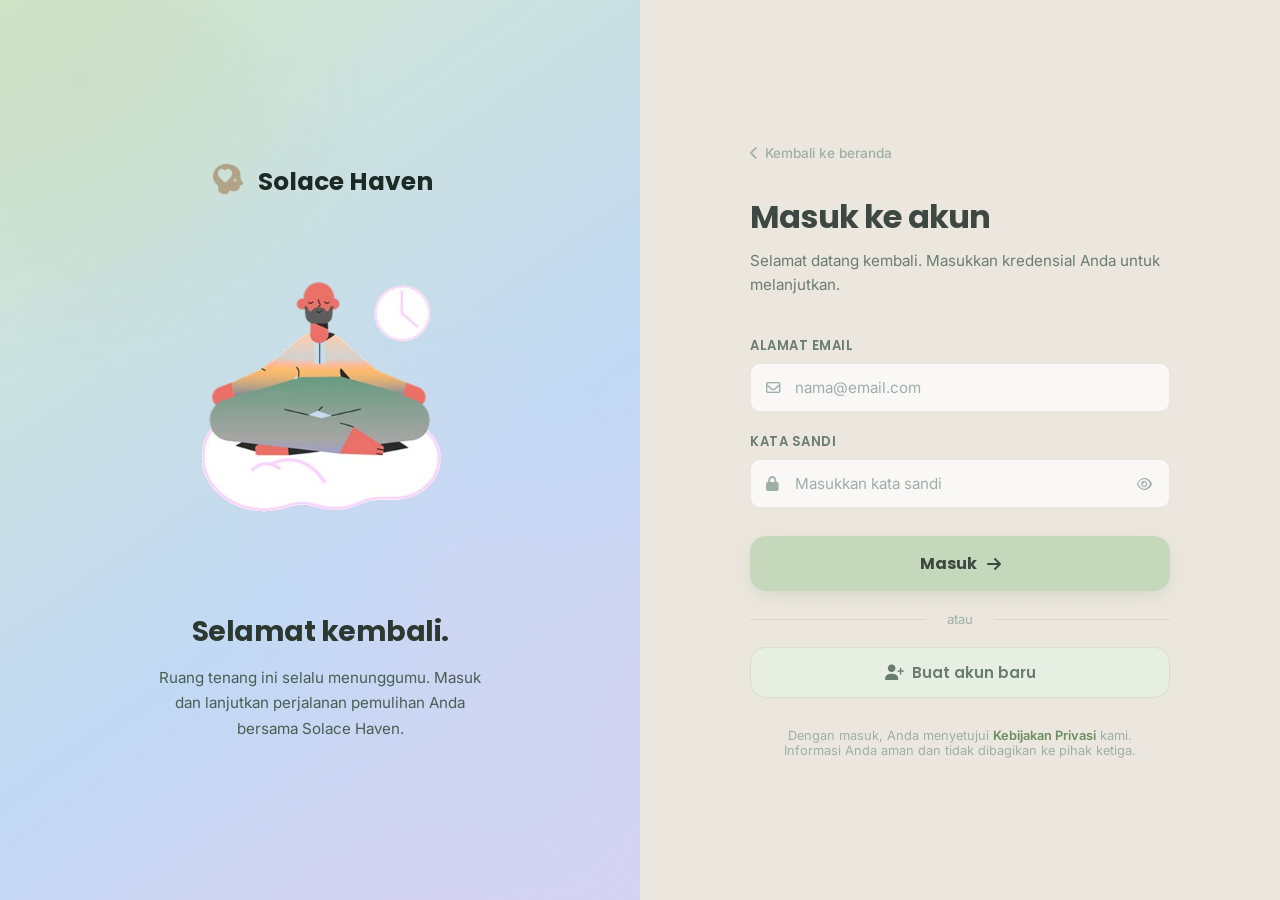
<file: therapy.html>
<!DOCTYPE html>
<html lang="en">

<head>
    <meta charset="UTF-8">
    <meta name="viewport" content="width=device-width, initial-scale=1.0">
    <meta name="description"
        content="Solace Haven Therapy Space - Guided breathing, Focus Mode meditation, and Emergency Calm overlay.">
    <title>Therapy Space | Solace Haven</title>
    <script src="guard.js"></script>
    <!-- Google Fonts -->
    <link rel="preconnect" href="https://fonts.googleapis.com">
    <link rel="preconnect" href="https://fonts.gstatic.com" crossorigin>
    <link
        href="https://fonts.googleapis.com/css2?family=Inter:wght@300;400;500;600;700&family=Poppins:wght@300;400;500;600;700&display=swap"
        rel="stylesheet">
    <link rel="stylesheet" href="https://cdnjs.cloudflare.com/ajax/libs/font-awesome/6.4.0/css/all.min.css">

    <style>
        /* ============================================================================
           DESIGN SYSTEM VARIABLES & THEMES
           ============================================================================ */
        :root {
            --bg-primary: #EBE7DF;
            --bg-secondary: #DFD9CE;
            --card-bg: rgba(255, 255, 255, 0.96);
            --card-border: rgba(0, 0, 0, 0.08);
            --card-shadow: 0 12px 35px -10px rgba(60, 75, 55, 0.18), 0 4px 12px -3px rgba(60, 75, 55, 0.1);
            --text-primary: #1A241F;
            --text-secondary: #3B4B42;
            --text-light: #9EB0A6;

            /* Accents */
            --sage: #C5D8BC;
            --sage-light: #E7EFE3;
            --sage-dark: #6B8E5F;
            --blue: #C6D9F7;
            --blue-light: #EBF1FC;
            --blue-dark: #5B7BB3;
            --beige: #F1E4D3;
            --beige-light: #FAF5EF;
            --beige-dark: #9F825F;
            --lavender: #E1D5F2;
            --lavender-light: #F4EFFB;
            --lavender-dark: #8E71B0;
            --teal: #B2DDE6;
            --teal-light: #E5F3F6;
            --teal-dark: #4F838E;
            --coral-soft: #F5C5BE;
            --coral-soft-light: #FDF1EE;
            --coral-soft-dark: #BD6457;

            --radius-lg: 24px;
            --radius-md: 16px;
            --radius-sm: 10px;
            --font-heading: 'Poppins', sans-serif;
            --font-body: 'Inter', sans-serif;
            --transition-smooth: all 0.4s cubic-bezier(0.16, 1, 0.3, 1);
            --transition-fast: all 0.25s cubic-bezier(0.16, 1, 0.3, 1);
        }

        [data-theme="twilight"] {
            --bg-primary: #EBE7DF;
            --bg-secondary: #0B110E;
            --card-bg: rgba(255, 255, 255, 0.96);
            --card-border: rgba(0, 0, 0, 0.08);
            --card-shadow: 0 12px 35px -10px rgba(60, 75, 55, 0.18), 0 4px 12px -3px rgba(60, 75, 55, 0.1);
            --text-primary: #EDF3EF;
            --text-secondary: #A9BDB1;
            --text-light: #7E9588;

            --sage: #7A9E6C;
            --sage-light: rgba(122, 158, 108, 0.12);
            --sage-dark: #C2DFC0;
            --blue: #5C7DAF;
            --blue-light: rgba(92, 125, 175, 0.12);
            --blue-dark: #BFD6FB;
            --beige: #8B7153;
            --beige-light: rgba(139, 113, 83, 0.12);
            --beige-dark: #EAD0B3;
            --lavender: #765E99;
            --lavender-light: rgba(118, 94, 153, 0.12);
            --lavender-dark: #E2CEFB;
            --teal: #497882;
            --teal-light: rgba(73, 120, 130, 0.12);
            --teal-dark: #B9E6EE;
        }

        [data-theme="sage-mist"] {
            --bg-primary: #EBE7DF;
            --bg-secondary: #E3EDE0;
            --card-bg: rgba(255, 255, 255, 0.96);
            --card-border: rgba(0, 0, 0, 0.08);
            --card-shadow: 0 12px 35px -10px rgba(60, 75, 55, 0.18), 0 4px 12px -3px rgba(60, 75, 55, 0.1);
            --text-primary: #2C382A;
            --text-secondary: #526B4E;
            --text-light: #8CA088;

            --sage: #A7C59C;
            --sage-light: #EBF2E8;
            --sage-dark: #465E42;
        }

        [data-theme="lavender-dreams"] {
            --bg-primary: #EBE7DF;
            --bg-secondary: #E9E1F2;
            --card-bg: rgba(255, 255, 255, 0.96);
            --card-border: rgba(0, 0, 0, 0.08);
            --card-shadow: 0 12px 35px -10px rgba(60, 75, 55, 0.18), 0 4px 12px -3px rgba(60, 75, 55, 0.1);
            --text-primary: #332840;
            --text-secondary: #654E80;
            --text-light: #9B8AA8;

            --lavender: #C3AFE0;
            --lavender-light: #F7F5FC;
            --lavender-dark: #583F72;
        }

        * {
            box-sizing: border-box;
            margin: 0;
            padding: 0;
        }

        body {
            font-family: var(--font-body);
            background-color: var(--bg-primary);
            color: var(--text-primary);
            min-height: 100vh;
            overflow-x: hidden;
            display: flex;
            transition: background-color 0.6s ease, color 0.6s ease;
        }

        /* Organic Kembaliground Blobs */
        .ambient-glow {
            position: fixed;
            width: 45vw;
            height: 45vw;
            border-radius: 50%;
            filter: blur(140px);
            opacity: 0.35;
            z-index: 0;
            pointer-events: none;
            animation: floatGlow 18s infinite alternate ease-in-out;
        }

        .glow-1 {
            top: -10vw;
            left: -10vw;
            background-color: var(--blue);
        }

        .glow-2 {
            bottom: -10vw;
            right: -10vw;
            background-color: var(--teal);
        }

        .glow-3 {
            top: 40vh;
            left: 35vw;
            background-color: var(--lavender);
            opacity: 0.12;
        }

        @keyframes floatGlow {
            0% {
                transform: translate(0, 0) scale(1);
            }

            100% {
                transform: translate(4vw, 5vh) scale(1.08);
            }
        }

        /* Floating Sidebar Redesign */
        .sidebar {
            position: fixed;
            top: 24px;
            left: 24px;
            bottom: 24px;
            width: 260px;
            background: rgba(255, 255, 255, 0.9);
            backdrop-filter: blur(20px);
            -webkit-backdrop-filter: blur(20px);
            border: 1px solid rgba(0, 0, 0, 0.08);
            border-radius: var(--radius-lg);
            padding: 36px 20px;
            display: flex;
            flex-direction: column;
            justify-content: space-between;
            z-index: 100;
            box-shadow: 0 12px 35px -10px rgba(60, 75, 55, 0.18);
            transition: var(--transition-smooth);
        }

        [data-theme="twilight"] .sidebar {
            background: rgba(255, 255, 255, 0.9);
            border: 1px solid rgba(0, 0, 0, 0.08);
            box-shadow: 0 12px 35px -10px rgba(60, 75, 55, 0.18);
        }

        [data-theme="sage-mist"] .sidebar {
            background: rgba(255, 255, 255, 0.9);
            border-color: rgba(107, 142, 95, 0.15);
        }

        [data-theme="lavender-dreams"] .sidebar {
            background: rgba(255, 255, 255, 0.9);
            border-color: rgba(142, 113, 176, 0.15);
        }

        .sidebar-logo {
            display: flex;
            align-items: center;
            gap: 12px;
            text-decoration: none;
            color: var(--text-primary);
            font-family: var(--font-heading);
            font-weight: 600;
            font-size: 1.25rem;
            padding-left: 8px;
        }

        .logo-icon {
            width: 40px;
            height: 40px;
            border-radius: 0;
            background: none;
            box-shadow: none;
            flex: 0 0 40px;
            display: flex;
            align-items: center;
            justify-content: center;
        }

        .logo-icon svg {
            display: block;
            width: 40px;
            height: 40px;
        }

        .sidebar-nav {
            display: flex;
            flex-direction: column;
            gap: 6px;
            margin-top: 40px;
            flex-grow: 1;
        }

        .sidebar-link {
            display: flex;
            align-items: center;
            gap: 16px;
            width: 100%;
            min-height: 44px;
            padding: 11px 16px;
            border-radius: 14px;
            text-decoration: none;
            color: #43534b;
            font-family: var(--font-heading);
            font-size: 1rem;
            font-weight: 600;
            transition: var(--transition-smooth);
        }

        .sidebar-link i {
            width: 20px;
            font-size: 1.05rem;
            color: #6f7f77;
            opacity: 1;
            text-align: center;
        }

        .sidebar-link:hover {
            background: #eeeeee;
            color: #1c2924;
            transform: none;
        }

        .sidebar-link.active {
            background: #e9e9e9;
            color: #1c2924;
            border: none;
            box-shadow: none;
        }

        .sidebar-link.active i {
            color: #7fa17d;
        }

        .sidebar-footer {
            display: flex;
            flex-direction: column;
            gap: 16px;
            padding-bottom: 8px;
        }

        .btn-logout-sidebar {
            display: flex;
            align-items: center;
            gap: 14px;
            padding: 11px 16px;
            border-radius: 14px;
            background: none;
            border: none;
            cursor: pointer;
            color: #BD6457;
            font-family: var(--font-heading);
            font-size: 1rem;
            font-weight: 600;
            width: 100%;
            transition: background 0.2s ease;
        }
        .btn-logout-sidebar:hover {
            background: #fdf1ee;
        }
        .btn-logout-sidebar i {
            font-size: 1.05rem;
            color: #BD6457;
        }

        .main-container {
            flex-grow: 1;
            margin-left: 308px;
            /* 24px + 260px + 24px */
            padding: 40px 40px 40px;
            width: calc(100% - 308px);
            position: relative;
            z-index: 10;
            box-sizing: border-box;
        }

        /* Header */
        .page-header {
            display: flex;
            justify-content: space-between;
            align-items: center;
            margin-bottom: 36px;
            border-bottom: 1px solid var(--card-border);
            padding-bottom: 24px;
        }

        .greeting-section h1 {
            font-family: var(--font-heading);
            font-size: 2.2rem;
            font-weight: 700;
            letter-spacing: -0.5px;
            color: var(--text-primary);
            margin-bottom: 6px;
        }

        .greeting-section p {
            color: var(--text-secondary);
            font-size: 0.95rem;
            margin-top: 4px;
        }

        .btn-emergency {
            background-color: var(--coral-soft-light);
            border: 1px solid var(--coral-soft);
            color: var(--coral-soft-dark);
            padding: 12px 24px;
            border-radius: var(--radius-md);
            font-family: var(--font-heading);
            font-weight: 600;
            font-size: 0.9rem;
            cursor: pointer;
            display: inline-flex;
            align-items: center;
            gap: 8px;
            transition: var(--transition-smooth);
            box-shadow: 0 4px 15px rgba(189, 100, 87, 0.05);
        }

        [data-theme="twilight"] .btn-emergency {
            background-color: rgba(189, 100, 87, 0.1);
        }

        .btn-emergency:hover {
            background-color: var(--coral-soft-dark);
            color: white;
            transform: translateY(-2px);
            box-shadow: 0 8px 25px rgba(189, 100, 87, 0.15);
        }

        /* Grid */
        .therapy-grid {
            display: grid;
            grid-template-columns: 1.15fr 0.85fr;
            gap: 32px;
            width: 100%;
        }

        /* Cards */
        .card {
            background-color: var(--card-bg);
            backdrop-filter: blur(20px);
            -webkit-backdrop-filter: blur(20px);
            border: 1px solid var(--card-border);
            border-radius: var(--radius-lg);
            padding: 26px 30px;
            box-shadow: var(--card-shadow);
            transition: var(--transition-smooth);
            margin-bottom: 32px;
            position: relative;
            overflow: hidden;
        }

        .card:hover {
            transform: translateY(-4px);
            box-shadow: 0 20px 50px -12px rgba(60, 75, 55, 0.25), 0 8px 20px -4px rgba(60, 75, 55, 0.15);
        }

        /* Breathing Circle */
        .breathing-modes {
            display: flex;
            justify-content: center;
            gap: 8px;
            margin-bottom: 30px;
        }

        .breathing-mode-btn {
            background: rgba(255, 255, 255, 0.45);
            border: 1px solid var(--card-border);
            padding: 8px 16px;
            border-radius: var(--radius-sm);
            cursor: pointer;
            font-family: var(--font-heading);
            font-weight: 500;
            font-size: 0.85rem;
            color: var(--text-secondary);
            transition: var(--transition-fast);
        }

        [data-theme="twilight"] .breathing-mode-btn {
            background: rgba(255, 255, 255, 0.02);
        }

        .breathing-mode-btn.active {
            background-color: var(--sage);
            border-color: var(--sage-dark);
            color: var(--text-primary);
            font-weight: 600;
        }

        .breathe-visualizer {
            width: 200px;
            height: 200px;
            margin: 0 auto;
            position: relative;
            display: flex;
            align-items: center;
            justify-content: center;
        }

        .breathe-inner-circle {
            width: 120px;
            height: 120px;
            border-radius: 50%;
            background-color: var(--sage);
            opacity: 0.85;
            display: flex;
            align-items: center;
            justify-content: center;
            box-shadow: 0 8px 30px rgba(107, 142, 95, 0.15);
            transition: transform 4s cubic-bezier(0.37, 0, 0.63, 1), background-color 0.6s ease;
        }

        .breathe-inner-circle.breath-in {
            transform: scale(1.6);
            background-color: var(--teal);
        }

        .breathe-inner-circle.breath-hold {
            transform: scale(1.6);
            background-color: var(--lavender);
        }

        .breathe-inner-circle.breath-out {
            transform: scale(1);
            background-color: var(--sage);
        }

        .breath-ring {
            position: absolute;
            width: 120px;
            height: 120px;
            border-radius: 50%;
            border: 1px solid var(--sage-dark);
            opacity: 0;
            pointer-events: none;
        }

        .breathing-active .breath-ring.ring-1 {
            animation: rippleRing 8s infinite ease-out;
        }

        .breathing-active .breath-ring.ring-2 {
            animation: rippleRing 8s infinite ease-out 4s;
        }

        @keyframes rippleRing {
            0% {
                transform: scale(1);
                opacity: 0.6;
            }

            100% {
                transform: scale(2.2);
                opacity: 0;
            }
        }

        .breathe-label-box {
            position: absolute;
            display: flex;
            flex-direction: column;
            align-items: center;
            pointer-events: none;
        }

        .breathe-state {
            font-family: var(--font-heading);
            font-weight: 700;
            font-size: 1.15rem;
            color: var(--text-primary);
        }

        .breathe-timer {
            font-size: 1rem;
            color: var(--text-secondary);
            font-weight: 500;
            margin-top: 2px;
        }

        /* Focus Mode Meditation */
        .focus-dial-container {
            position: relative;
            width: 180px;
            height: 180px;
            margin: 0 auto 24px;
            display: flex;
            align-items: center;
            justify-content: center;
        }

        .focus-svg {
            transform: rotate(-90deg);
            width: 100%;
            height: 100%;
        }

        .focus-circle-bg {
            fill: none;
            stroke: var(--card-border);
            stroke-width: 8;
        }

        .focus-circle-progress {
            fill: none;
            stroke: var(--blue-dark);
            stroke-width: 8;
            stroke-linecap: round;
            stroke-dasharray: 502;
            /* 2 * PI * 80 */
            stroke-dashoffset: 502;
            transition: stroke-dashoffset 1s linear;
        }

        .focus-time-display {
            position: absolute;
            font-family: var(--font-heading);
            font-size: 1.8rem;
            font-weight: 700;
            color: var(--text-primary);
        }

        .focus-presets {
            display: flex;
            justify-content: center;
            gap: 10px;
            margin-bottom: 20px;
        }

        .focus-preset-btn {
            background: rgba(0, 0, 0, 0.03);
            border: 1px solid var(--card-border);
            padding: 6px 12px;
            border-radius: var(--radius-sm);
            cursor: pointer;
            font-size: 0.8rem;
            font-weight: 600;
            color: var(--text-secondary);
            transition: var(--transition-fast);
        }

        [data-theme="twilight"] .focus-preset-btn {
            background: rgba(255, 255, 255, 0.02);
        }

        .focus-preset-btn.active {
            background-color: var(--blue-light);
            border-color: var(--blue-dark);
            color: var(--blue-dark);
        }

        /* Grid Column Styling */
        .col-left,
        .col-right {
            display: flex;
            flex-direction: column;
        }

        /* Floating Lumi Chat Widget */
        .lumi-floating-widget {
            position: fixed;
            bottom: 24px;
            right: 24px;
            z-index: 999;
        }

        .lumi-toggle-btn {
            width: 56px;
            height: 56px;
            border-radius: 50%;
            border: none;
            background: linear-gradient(135deg, var(--sage-dark), var(--blue-dark));
            color: white;
            font-size: 1.45rem;
            cursor: pointer;
            box-shadow: 0 6px 25px -5px rgba(107, 142, 95, 0.4);
            display: flex;
            align-items: center;
            justify-content: center;
            position: relative;
            transition: var(--transition-smooth);
        }

        .lumi-toggle-btn:hover {
            transform: scale(1.08) rotate(5deg);
        }

        .lumi-badge {
            position: absolute;
            top: -2px;
            right: -2px;
            width: 14px;
            height: 14px;
            border-radius: 50%;
            background-color: var(--coral-soft-dark);
            border: 2px solid white;
        }

        .lumi-chat-panel {
            position: absolute;
            bottom: 72px;
            right: 0;
            width: 340px;
            height: 460px;
            background: rgba(255, 255, 255, 0.88);
            backdrop-filter: blur(20px);
            -webkit-backdrop-filter: blur(20px);
            border: 1px solid var(--card-border);
            border-radius: var(--radius-lg);
            box-shadow: 0 16px 45px -12px rgba(0, 0, 0, 0.15);
            display: flex;
            flex-direction: column;
            overflow: hidden;
            opacity: 0;
            transform: translateY(20px) scale(0.95);
            pointer-events: none;
            transition: var(--transition-smooth);
        }

        [data-theme="twilight"] .lumi-chat-panel {
            background: rgba(22, 32, 27, 0.92);
        }

        .lumi-chat-panel.active {
            opacity: 1;
            transform: translateY(0) scale(1);
            pointer-events: all;
        }

        .lumi-panel-header {
            padding: 16px 20px;
            border-bottom: 1px solid var(--card-border);
            display: flex;
            justify-content: space-between;
            align-items: center;
        }

        .lumi-profile {
            display: flex;
            align-items: center;
            gap: 12px;
        }

        .lumi-avatar-glow {
            width: 38px;
            height: 38px;
            border-radius: 50%;
            background: linear-gradient(135deg, var(--sage), var(--blue));
            display: flex;
            align-items: center;
            justify-content: center;
            color: var(--text-primary);
        }

        .lumi-status {
            font-size: 0.75rem;
            color: var(--text-secondary);
            display: flex;
            align-items: center;
            gap: 6px;
        }

        .chat-messages {
            flex-grow: 1;
            padding: 20px;
            overflow-y: auto;
            display: flex;
            flex-direction: column;
            gap: 12px;
        }

        .chat-bubble {
            max-width: 80%;
            padding: 12px 16px;
            border-radius: var(--radius-md);
            font-size: 0.88rem;
            line-height: 1.45;
        }

        .chat-bubble.bot {
            align-self: flex-start;
            background-color: rgba(255, 255, 255, 0.6);
            border: 1px solid var(--card-border);
            color: var(--text-primary);
            border-bottom-left-radius: 4px;
        }

        [data-theme="twilight"] .chat-bubble.bot {
            background-color: rgba(255, 255, 255, 0.03);
        }

        .chat-bubble.user {
            align-self: flex-end;
            background-color: var(--sage);
            color: var(--text-primary);
            border-bottom-right-radius: 4px;
        }

        .chat-input-row {
            padding: 12px 16px;
            display: flex;
            gap: 10px;
            align-items: center;
        }

        .chat-input-row input {
            flex-grow: 1;
            border: 1px solid var(--card-border);
            background: rgba(255, 255, 255, 0.45);
            padding: 10px 14px;
            border-radius: var(--radius-sm);
            font-family: var(--font-body);
            font-size: 0.85rem;
            color: var(--text-primary);
            outline: none;
        }

        [data-theme="twilight"] .chat-input-row input {
            background: rgba(255, 255, 255, 0.02);
        }

        .chat-send-btn {
            background: none;
            border: none;
            font-size: 1.15rem;
            color: var(--sage-dark);
            cursor: pointer;
            transition: var(--transition-fast);
        }

        .chat-send-btn:hover {
            color: var(--text-primary);
        }

        /* Emergency Calm Mode Overlay */
        .emergency-overlay {
            position: fixed;
            top: 0;
            left: 0;
            right: 0;
            bottom: 0;
            background: rgba(253, 241, 238, 0.96);
            backdrop-filter: blur(20px);
            -webkit-backdrop-filter: blur(20px);
            z-index: 10000;
            display: flex;
            align-items: center;
            justify-content: center;
            text-align: center;
            opacity: 0;
            pointer-events: none;
            transition: var(--transition-smooth);
            padding: 24px;
        }

        [data-theme="twilight"] .emergency-overlay {
            background: rgba(18, 20, 18, 0.98);
        }

        .emergency-overlay.active {
            opacity: 1;
            pointer-events: all;
        }

        .emergency-circle {
            width: 160px;
            height: 160px;
            margin: 40px auto;
            position: relative;
            display: flex;
            align-items: center;
            justify-content: center;
        }

        .emergency-breath-circle {
            width: 100px;
            height: 100px;
            border-radius: 50%;
            background-color: var(--coral-soft);
            opacity: 0.7;
            box-shadow: 0 0 40px rgba(245, 197, 190, 0.4);
            transition: transform 4s ease-in-out;
        }

        .emergency-contacts {
            display: flex;
            justify-content: center;
            gap: 16px;
            margin-top: 36px;
            flex-wrap: wrap;
        }

        .btn-call {
            background-color: var(--coral-soft-dark);
            color: white;
            padding: 12px 24px;
            border-radius: var(--radius-sm);
            text-decoration: none;
            font-family: var(--font-heading);
            font-weight: 600;
            font-size: 0.9rem;
            box-shadow: 0 4px 15px rgba(189, 100, 87, 0.2);
            transition: var(--transition-smooth);
        }

        .btn-call:hover {
            transform: translateY(-2px);
            box-shadow: 0 8px 25px rgba(189, 100, 87, 0.3);
        }

        .btn {
            border: none;
            padding: 12px 24px;
            border-radius: var(--radius-sm);
            cursor: pointer;
            font-family: var(--font-heading);
            font-weight: 600;
            display: inline-flex;
            align-items: center;
            gap: 8px;
            transition: var(--transition-smooth);
        }

        .btn-primary {
            background-color: var(--sage);
            color: var(--text-primary);
        }

        .btn-primary:hover {
            background-color: var(--sage-dark);
            color: white;
            transform: translateY(-1px);
        }

        .btn-secondary {
            background-color: rgba(0, 0, 0, 0.04);
            color: var(--text-secondary);
        }

        [data-theme="twilight"] .btn-secondary {
            background-color: rgba(255, 255, 255, 0.05);
            color: var(--text-secondary);
        }

        .status-dot {
            width: 6px;
            height: 6px;
            background-color: var(--sage-dark);
            border-radius: 50%;
            display: inline-block;
            animation: pulse-dot 2s infinite;
        }

        .btn-close-lumi {
            background: none;
            border: none;
            font-size: 1.1rem;
            color: var(--text-secondary);
            cursor: pointer;
            transition: var(--transition-fast);
        }

        .btn-close-lumi:hover {
            color: var(--text-primary);
        }

        @keyframes pulse-dot {
            0% {
                transform: scale(1);
                opacity: 0.8;
            }

            50% {
                transform: scale(1.3);
                opacity: 1;
            }

            100% {
                transform: scale(1);
                opacity: 0.8;
            }
        }


        .bottom-nav {
            display: none;
            position: fixed;
            bottom: 0;
            left: 0;
            width: 100%;
            background-color: var(--bg-secondary);
            border-top: 1px solid var(--card-border);
            justify-content: space-around;
            padding: 12px 6px;
            z-index: 1000;
        }
        @media (max-width: 1024px) {
            .sidebar {
                display: none;
            }

            .bottom-nav {
                display: flex;
            }

            .main-container {
                margin-left: 0;
                width: 100%;
                padding: 20px 20px 100px;
            }

            .therapy-grid {
                grid-template-columns: 1fr;
                max-width: none;
            }
        }
    </style>
</head>

<body>
    <div class="ambient-glow glow-1"></div>
    <div class="ambient-glow glow-2"></div>
    <div class="ambient-glow glow-3"></div>

    <!-- Floating Sidebar Navigation -->
    <aside class="sidebar">
        <a href="index.html" class="sidebar-logo">
            <div class="logo-icon">
    <img src="healthicons.png" width="40" height="40" alt="Solace Haven Logo">
            </div>
            <span>Solace Haven</span>
        </a>

        <nav class="sidebar-nav">
            <a href="dashboard.html" class="sidebar-link">
                <i class="fa-solid fa-square-poll-vertical"></i>
                <span>Dashboard</span>
            </a>
            <a href="journal.html" class="sidebar-link">
                <i class="fa-solid fa-feather-pointed"></i>
                <span>CBT Journal</span>
            </a>
            <a href="therapy.html" class="sidebar-link active">
                <i class="fa-solid fa-wind"></i>
                <span>Therapy Space</span>
            </a>
            <a href="sleep.html" class="sidebar-link">
                <i class="fa-solid fa-moon"></i>
                <span>Sleep &amp; Relax</span>
            </a>
            <a href="screening.html" class="sidebar-link" style="display:none;">
                <i class="fa-solid fa-square-check"></i>
                <span>Self Screening</span>
            </a>
            <a href="lumi.html" class="sidebar-link lumi-link">
                <i class="fa-solid fa-comment-dots"></i>
                <span>Lumi</span>
            </a>
        </nav>

        <div class="sidebar-footer">
            <button class="btn-logout-sidebar" id="logout-btn">
                <i class="fa-solid fa-right-from-bracket"></i>
                <span>Logout</span>
            </button>
        </div>
    </aside>

    <!-- Bottom Navigation (Mobile) -->
    <nav class="bottom-nav">
        <a href="dashboard.html" class="bottom-link">
            <i class="fa-solid fa-square-poll-vertical"></i>
            <span>Home</span>
        </a>
        <a href="journal.html" class="bottom-link">
            <i class="fa-solid fa-feather-pointed"></i>
            <span>Journal</span>
        </a>
        <a href="therapy.html" class="bottom-link active">
            <i class="fa-solid fa-wind"></i>
            <span>Therapy</span>
        </a>
        <a href="sleep.html" class="bottom-link">
            <i class="fa-solid fa-moon"></i>
            <span>Sleep</span>
        </a>
        <a href="screening.html" class="bottom-link" style="display:none;">
            <i class="fa-solid fa-square-check"></i>
            <span>Quiz</span>
        </a>
        <a href="lumi.html" class="bottom-link">
            <i class="fa-solid fa-comment-dots"></i>
            <span>Lumi</span>
        </a>
        <a href="profile.html" class="bottom-link">
            <i class="fa-solid fa-circle-user"></i>
            <span>Profil</span>
        </a>
        <button class="bottom-link" id="mobile-logout-btn" type="button">
            <i class="fa-solid fa-right-from-bracket"></i>
            <span>Logout</span>
        </button>
    </nav>

    <!-- Main Workspace -->
    <main class="main-container">
        <header class="page-header">
            <div class="greeting-section">
                <h1>Therapy & Meditation Space</h1>
                <p>Alat panduan untuk mengembalikan keseimbangan, fokus pikiran, dan relaksasi.</p>
            </div>
            <div class="header-actions">
                <button class="btn-emergency" id="btn-trigger-panic" title="Open Panic Mode Screen">
                    <i class="fa-solid fa-hand-holding-heart"></i> Emergency Calm
                </button>
            </div>
        </header>

        <div class="therapy-grid">

            <!-- LEFT COLUMN: Guided breathing -->
            <div class="col-left">
                <!-- Guided Breathing Circle -->
                <div class="card">
                    <h3 style="font-family: var(--font-heading); margin-bottom:12px;">Mindful Breathing Helper</h3>
                    <p style="font-size:0.85rem; color: var(--text-secondary); margin-bottom:20px;">Sinkronkan sistem
                        saraf Anda dengan interval pernapasan yang menenangkan.</p>

                    <div class="breathing-modes">
                        <button class="breathing-mode-btn active" data-mode="box">Box (4-4-4-4)</button>
                        <button class="breathing-mode-btn" data-mode="relax">Relaxing (4-7-8)</button>
                        <button class="breathing-mode-btn" data-mode="equal">Equal (5-5)</button>
                    </div>

                    <div class="breathe-visualizer">
                        <div class="breath-ring ring-1"></div>
                        <div class="breath-ring ring-2"></div>
                        <div class="breathe-inner-circle" id="breath-node"></div>
                        <div class="breathe-label-box">
                            <span class="breathe-state" id="breath-state-lbl">Siap</span>
                            <span class="breathe-timer" id="breath-timer-lbl">4</span>
                        </div>
                    </div>

                    <div style="text-align: center; margin-top:20px;">
                        <button class="btn btn-primary" id="btn-start-breath"><i class="fa-solid fa-play"></i> Mulai
                            Guided Breath</button>
                        <button class="btn btn-secondary" id="btn-pause-breath" style="display:none;"><i
                                class="fa-solid fa-pause"></i> Pause</button>
                    </div>
                </div>

                <!-- Lumi AI Chatbot Promo Card -->
                <div class="card"
                    style="background: linear-gradient(135deg, var(--sage-light) 0%, var(--blue-light) 100%); border-color: var(--sage);">
                    <div style="display: flex; align-items: flex-start; gap: 16px;">
                        <div style="font-size: 2.2rem; color: var(--sage-dark);"><i class="fa-solid fa-spa"></i></div>
                        <div>
                            <h3
                                style="font-family: var(--font-heading); font-size:1.15rem; margin-bottom:6px; color: var(--text-primary);">
                                Ngobrol dengan Lumi Companion</h3>
                            <p
                                style="font-size:0.85rem; color: var(--text-secondary); line-height: 1.5; margin-bottom:12px;">
                                Butuh teman curhat? Lumi selalu tersedia di pojok kanan bawah untuk mendengarkan,
                                memandu latihan CBT, atau sekadar menemani perasaan Anda.</p>
                            <button class="btn btn-primary" onclick="toggleLumiChat()"
                                style="padding: 8px 16px; font-size: 0.8rem; font-family: var(--font-heading); font-weight:600;"><i
                                    class="fa-solid fa-comments"></i> Buka Chat</button>
                        </div>
                    </div>
                </div>
            </div>

            <!-- RIGHT COLUMN: Focus Mode Meditation -->
            <div class="col-right">
                <div class="card" id="focus-meditation-card">
                    <h3 style="font-family: var(--font-heading); margin-bottom:6px;">Focus Meditation Mode</h3>
                    <p style="font-size:0.85rem; color: var(--text-secondary); margin-bottom:24px;">Pusatkan pikiran
                        Anda. Memutar soundscape angin yang menenangkan dan memberi tahu saat selesai.</p>

                    <div class="focus-dial-container">
                        <svg class="focus-svg">
                            <circle class="focus-circle-bg" cx="90" cy="90" r="80"></circle>
                            <circle class="focus-circle-progress" id="focus-progress-circle" cx="90" cy="90" r="80">
                            </circle>
                        </svg>
                        <div class="focus-time-display" id="focus-timer-display">25:00</div>
                    </div>

                    <div class="focus-presets">
                        <button class="focus-preset-btn" data-time="300">5 Mins</button>
                        <button class="focus-preset-btn" data-time="600">10 Mins</button>
                        <button class="focus-preset-btn active" data-time="1500">25 Mins</button>
                        <button class="focus-preset-btn" data-time="2700">45 Mins</button>
                    </div>

                    <div style="text-align: center;">
                        <button class="btn btn-primary" id="btn-focus-start"><i class="fa-solid fa-play"></i> Start
                            Focus</button>
                        <button class="btn btn-secondary" id="btn-focus-pause" style="display: none;"><i
                                class="fa-solid fa-pause"></i> Pause</button>
                        <button class="btn btn-secondary" id="btn-focus-reset" style="display: none;"><i
                                class="fa-solid fa-rotate-left"></i> Reset</button>
                    </div>

                    <div style="text-align: center; margin-top: 20px; font-size: 0.85rem; color: var(--text-secondary);"
                        id="focus-history-label">
                        Sesi yang diselesaikan hari ini: 0
                    </div>
                </div>

                <!-- Grounding Guidelines -->
                <div class="card">
                    <h3 style="font-family: var(--font-heading); margin-bottom:12px;">Metode Grounding 5-4-3-2-1</h3>
                    <p style="font-size:0.85rem; color: var(--text-secondary); line-height: 1.6; margin-bottom:16px;">
                        Jika Anda merasa cemas (anxious) atau terputus dari kenyataan, fokus pada lingkungan sekitar dan
                        sebutkan:
                    </p>
                    <div
                        style="display: flex; flex-direction: column; gap: 8px; font-size: 0.85rem; color: var(--text-primary);">
                        <div style="padding: 6px 12px; background: rgba(255, 255, 255, 0.9); border-radius: 6px;"><i class="fa-solid fa-eye" style="color: var(--sage-dark);"></i>
                            <strong>5 hal</strong> yang bisa dilihat.</div>
                        <div style="padding: 6px 12px; background: rgba(0,0,0,0.02); border-radius: 6px;"><i class="fa-solid fa-hand-holding" style="color: var(--sage-dark);"></i> <strong>4
                                hal</strong> yang bisa disentuh.</div>
                        <div style="padding: 6px 12px; background: rgba(0,0,0,0.02); border-radius: 6px;"><i class="fa-solid fa-ear-listen" style="color: var(--sage-dark);"></i> <strong>3
                                hal</strong> yang bisa didengar.</div>
                        <div style="padding: 6px 12px; background: rgba(0,0,0,0.02); border-radius: 6px;"><i class="fa-solid fa-lungs" style="color: var(--sage-dark);"></i> <strong>2
                                hal</strong> yang bisa dicium.</div>
                        <div style="padding: 6px 12px; background: rgba(0,0,0,0.02); border-radius: 6px;"><i class="fa-solid fa-comment-medical" style="color: var(--sage-dark);"></i> <strong>1
                                hal</strong> yang bisa dicecap.</div>
                    </div>
                </div>
            </div>

        </div>
    </main>

    <!-- EMERGENCY CALM FULL-SCREEN OVERLAY -->
    <div class="emergency-overlay" id="panic-overlay">
        <button class="btn" id="btn-close-panic"
            style="position: absolute; top:24px; right:24px; background:none; border:none; font-size:1.5rem; color: var(--coral-soft-dark); cursor:pointer;"><i
                class="fa-solid fa-xmark"></i></button>

        <div style="max-width: 600px; width: 100%;">
            <span style="font-size:3rem; color: var(--coral-soft-dark); display:inline-block;"><i
                    class="fa-solid fa-heart-pulse"></i></span>
            <h1
                style="font-family: var(--font-heading); font-size:2.2rem; font-weight:700; margin:16px 0 8px; color: var(--coral-soft-dark);">
                Breathe in Slowly, You are Safe</h1>
            <p style="color: var(--text-primary); font-size:1.05rem; margin-bottom:30px;" id="grounding-panic-prompt">
                Let's ground your thoughts together. Match your breath to the pulsing shape below.</p>

            <div class="emergency-circle">
                <div class="emergency-breath-circle" id="panic-breath-circle"></div>
                <div class="breathe-label-box">
                    <span class="breathe-state" id="panic-breath-state"
                        style="color: var(--coral-soft-dark);">Siap</span>
                </div>
            </div>

            <!-- Grounding Helper prompts -->
            <div class="card" style="text-align: left; background-color: rgba(255,255,255,0.95); margin-bottom: 24px;">
                <h4
                    style="font-family: var(--font-heading); font-size: 1rem; color: var(--coral-soft-dark); margin-bottom:6px;">
                    Grounding exercise:</h4>
                <p id="panic-grounding-tip" style="font-size: 0.95rem; font-style: italic; color: var(--text-primary);">
                    "Feel your feet pressing into the floor. Acknowledge that the ground holds you completely. You are
                    right here, safe and secure."</p>
            </div>

            <!-- Emergency shortcuts -->
            <div class="emergency-contacts">
                <a href="tel:911" class="btn-call"><i class="fa-solid fa-phone"></i> Call Emergency (911)</a>
                <button class="btn btn-secondary" id="btn-call-friend"
                    style="border: 1px solid var(--coral-soft); color: var(--coral-soft-dark);"><i
                        class="fa-solid fa-user-group"></i> Text Support Friend</button>
            </div>
        </div>
    </div>

    <!-- Web Audio synthesized helper (hidden anchor) -->
    <div id="audio-state-helper" style="display:none;">Initialized</div>

    <script>
        // --- State Management ---
        const userState = {
            theme: localStorage.getItem("solace-theme") || "light",
            userName: localStorage.getItem("solace-username") || "friend",
            breathingMode: "box",
            breathingActive: false,
            breathingTimer: null,
            breathingIndex: 0,
            panicActive: false,
            panicTimer: null,
            panicIndex: 0,
            focusTimeLeft: 1500,
            focusDuration: 1500,
            focusActive: false,
            focusTimer: null
        };

        // Theme management
        function applyTheme(theme) {
            userState.theme = theme;
            document.documentElement.setAttribute("data-theme", theme);
            localStorage.setItem("solace-theme", theme);
        }
        applyTheme(userState.theme);

        function logout() {
            localStorage.removeItem("solace-authenticated");
            window.location.href = "index.html";
        }
        document.getElementById("logout-btn")?.addEventListener("click", logout);
        document.getElementById("mobile-logout-btn")?.addEventListener("click", logout);

        // --- Guided Breathing logic ---
        const breatheNode = document.getElementById("breath-node");
        const breathStateLbl = document.getElementById("breath-state-lbl");
        const breathTimerLbl = document.getElementById("breath-timer-lbl");
        const startBreathBtn = document.getElementById("btn-start-breath");
        const pauseBreathBtn = document.getElementById("btn-pause-breath");
        const modeButtons = document.querySelectorAll(".breathing-mode-btn");

        modeButtons.forEach(btn => {
            btn.addEventListener("click", () => {
                if (userState.breathingActive) {
                    stopBreathing();
                }
                modeButtons.forEach(b => b.classList.remove("active"));
                btn.classList.add("active");
                userState.breathingMode = btn.getAttribute("data-mode");
                resetBreatheUI();
            });
        });

        const breathingIntervals = {
            box: [
                { state: "Inhale", duration: 4, styleClass: "breath-in" },
                { state: "Hold", duration: 4, styleClass: "breath-hold" },
                { state: "Exhale", duration: 4, styleClass: "breath-out" },
                { state: "Hold", duration: 4, styleClass: "breath-out" }
            ],
            relax: [
                { state: "Inhale", duration: 4, styleClass: "breath-in" },
                { state: "Hold", duration: 7, styleClass: "breath-hold" },
                { state: "Exhale", duration: 8, styleClass: "breath-out" }
            ],
            equal: [
                { state: "Inhale", duration: 5, styleClass: "breath-in" },
                { state: "Exhale", duration: 5, styleClass: "breath-out" }
            ]
        };

        function resetBreatheUI() {
            breatheNode.className = "breathe-inner-circle";
            breathStateLbl.textContent = "Ready";
            breathTimerLbl.textContent = userState.breathingMode === "equal" ? "5" : "4";
        }

        startBreathBtn.addEventListener("click", () => {
            initAudioContext();
            userState.breathingActive = true;
            document.querySelector(".breathe-visualizer").classList.add("breathing-active");
            startBreathBtn.style.display = "none";
            pauseBreathBtn.style.display = "inline-flex";
            userState.breathingIndex = 0;
            runBreatheCycle();
        });

        pauseBreathBtn.addEventListener("click", () => {
            stopBreathing();
        });

        function stopBreathing() {
            userState.breathingActive = false;
            document.querySelector(".breathe-visualizer").classList.remove("breathing-active");
            if (userState.breathingTimer) clearInterval(userState.breathingTimer);
            startBreathBtn.style.display = "inline-flex";
            pauseBreathBtn.style.display = "none";
            resetBreatheUI();
        }

        function runBreatheCycle() {
            if (!userState.breathingActive) return;

            const cycle = breathingIntervals[userState.breathingMode];
            const currentStep = cycle[userState.breathingIndex];

            // Set transition duration dynamically to match duration
            breatheNode.style.transition = `transform ${currentStep.duration}s cubic-bezier(0.37, 0, 0.63, 1), background ${currentStep.duration}s ease-in-out`;

            breatheNode.className = `breathe-inner-circle ${currentStep.styleClass}`;
            breathStateLbl.textContent = currentStep.state;

            let timeRemaining = currentStep.duration;
            breathTimerLbl.textContent = timeRemaining;

            if (userState.breathingTimer) clearInterval(userState.breathingTimer);

            userState.breathingTimer = setInterval(() => {
                timeRemaining--;
                breathTimerLbl.textContent = timeRemaining;

                if (timeRemaining <= 0) {
                    clearInterval(userState.breathingTimer);
                    userState.breathingIndex = (userState.breathingIndex + 1) % cycle.length;
                    runBreatheCycle();
                }
            }, 1000);
        }

        // --- Web Audio sound generator ---
        let audioCtx = null;
        let windNoiseNode = null;
        let windGainNode = null;

        function initAudioContext() {
            if (!audioCtx) {
                audioCtx = new (window.AudioContext || window.webkitAudioContext)();
                document.getElementById("audio-state-helper").textContent = "Active";
            }
            if (audioCtx.state === "suspended") {
                audioCtx.resume();
            }
        }

        function createPinkNoiseBuffer() {
            const bufferSize = 2 * audioCtx.sampleRate;
            const noiseBuffer = audioCtx.createBuffer(1, bufferSize, audioCtx.sampleRate);
            const output = noiseBuffer.getChannelData(0);
            let b0, b1, b2, b3, b4, b5, b6;
            b0 = b1 = b2 = b3 = b4 = b5 = b6 = 0.0;
            for (let i = 0; i < bufferSize; i++) {
                const white = Math.random() * 2 - 1;
                b0 = 0.99886 * b0 + white * 0.0555179;
                b1 = 0.99332 * b1 + white * 0.0750759;
                b2 = 0.96900 * b2 + white * 0.1538520;
                b3 = 0.86650 * b3 + white * 0.3104856;
                b4 = 0.55000 * b4 + white * 0.5329522;
                b5 = -0.7616 * b5 - white * 0.0168980;
                output[i] = b0 + b1 + b2 + b3 + b4 + b5 + b6 + white * 0.5362;
                output[i] *= 0.11; // rescue clipping
                b6 = white * 0.115926;
            }
            return noiseBuffer;
        }

        function startFocusAmbientSound() {
            try {
                if (windNoiseNode) return;
                initAudioContext();

                windNoiseNode = audioCtx.createBufferSource();
                windNoiseNode.buffer = createPinkNoiseBuffer();
                windNoiseNode.loop = true;

                const windFilter = audioCtx.createBiquadFilter();
                windFilter.type = "lowpass";
                windFilter.frequency.setValueAtTime(300, audioCtx.currentTime);

                // LFO to sweep lowpass frequency (simulates blowing wind)
                const lfo = audioCtx.createOscillator();
                lfo.frequency.value = 0.1; // slow sweep
                const lfoGain = audioCtx.createGain();
                lfoGain.gain.value = 150;

                lfo.connect(lfoGain);
                lfoGain.connect(windFilter.frequency);
                lfo.start();

                windGainNode = audioCtx.createGain();
                windGainNode.gain.setValueAtTime(0.0, audioCtx.currentTime);
                windGainNode.gain.linearRampToValueAtTime(0.25, audioCtx.currentTime + 2.0); // fade in

                windNoiseNode.connect(windFilter);
                windFilter.connect(windGainNode);
                windGainNode.connect(audioCtx.destination);
                windNoiseNode.start();
                windNoiseNode.lfo = lfo;
            } catch (e) {
                console.log("Audio synthesis error:", e);
            }
        }

        function stopFocusAmbientSound() {
            if (windGainNode && windNoiseNode) {
                try {
                    windGainNode.gain.linearRampToValueAtTime(0.0, audioCtx.currentTime + 1.0); // fade out
                    const nodeToStop = windNoiseNode;
                    setTimeout(() => {
                        try {
                            nodeToStop.stop();
                            if (nodeToStop.lfo) nodeToStop.lfo.stop();
                        } catch (e) { }
                    }, 1100);
                } catch (e) { }
                windNoiseNode = null;
                windGainNode = null;
            }
        }

        function playFocusEndBell() {
            try {
                initAudioContext();
                const osc1 = audioCtx.createOscillator();
                const osc2 = audioCtx.createOscillator();
                const bellGain = audioCtx.createGain();

                osc1.type = "sine";
                osc1.frequency.setValueAtTime(880, audioCtx.currentTime); // A5

                osc2.type = "sine";
                osc2.frequency.setValueAtTime(1200, audioCtx.currentTime);

                bellGain.gain.setValueAtTime(0.0, audioCtx.currentTime);
                bellGain.gain.linearRampToValueAtTime(0.2, audioCtx.currentTime + 0.05);
                bellGain.gain.exponentialRampToValueAtTime(0.0001, audioCtx.currentTime + 2.5);

                osc1.connect(bellGain);
                osc2.connect(bellGain);
                bellGain.connect(audioCtx.destination);

                osc1.start();
                osc2.start();
                osc1.stop(audioCtx.currentTime + 2.6);
                osc2.stop(audioCtx.currentTime + 2.6);
            } catch (e) { }
        }

        // --- Focus Timer Logic ---
        const focusProgressCircle = document.getElementById("focus-progress-circle");
        const focusTimerDisplay = document.getElementById("focus-timer-display");
        const btnFocusStart = document.getElementById("btn-focus-start");
        const btnFocusPause = document.getElementById("btn-focus-pause");
        const btnFocusReset = document.getElementById("btn-focus-reset");
        const focusPresetBtns = document.querySelectorAll(".focus-preset-btn");
        const focusHistoryLabel = document.getElementById("focus-history-label");

        // Load Completed Sessions count
        let completedSessions = parseInt(localStorage.getItem("solace-focus-sessions")) || 0;
        focusHistoryLabel.textContent = `Sesi yang diselesaikan hari ini: ${completedSessions}`;

        function formatTime(secs) {
            const mins = Math.floor(secs / 60);
            const remains = secs % 60;
            return `${mins.toString().padStart(2, '0')}:${remains.toString().padStart(2, '0')}`;
        }

        function updateFocusDial() {
            focusTimerDisplay.textContent = formatTime(userState.focusTimeLeft);
            const total = userState.focusDuration;
            const progress = total > 0 ? (total - userState.focusTimeLeft) / total : 0;
            // stroke-dasharray = 502 (approx radius 80)
            const offset = 502 - (progress * 502);
            focusProgressCircle.style.strokeDashoffset = offset;
        }

        focusPresetBtns.forEach(btn => {
            btn.addEventListener("click", () => {
                if (userState.focusActive) return; // ignore during active runs
                focusPresetBtns.forEach(b => b.classList.remove("active"));
                btn.classList.add("active");
                const time = parseInt(btn.getAttribute("data-time"));
                userState.focusDuration = time;
                userState.focusTimeLeft = time;
                updateFocusDial();
            });
        });

        btnFocusStart.addEventListener("click", () => {
            initAudioContext();
            startFocusAmbientSound();
            userState.focusActive = true;
            btnFocusStart.style.display = "none";
            btnFocusPause.style.display = "inline-flex";
            btnFocusReset.style.display = "inline-flex";
            focusPresetBtns.forEach(b => b.disabled = true);

            userState.focusTimer = setInterval(() => {
                userState.focusTimeLeft--;
                updateFocusDial();

                if (userState.focusTimeLeft <= 0) {
                    clearInterval(userState.focusTimer);
                    userState.focusActive = false;
                    stopFocusAmbientSound();
                    playFocusEndBell();

                    completedSessions++;
                    localStorage.setItem("solace-focus-sessions", completedSessions);
                    focusHistoryLabel.textContent = `Sesi yang diselesaikan hari ini: ${completedSessions}`;

                    alert("Focus session complete! Take a gentle, deep breath and give yourself credit.");

                    btnFocusStart.style.display = "inline-flex";
                    btnFocusPause.style.display = "none";
                    btnFocusReset.style.display = "none";
                    focusPresetBtns.forEach(b => b.disabled = false);
                    userState.focusTimeLeft = userState.focusDuration;
                    updateFocusDial();
                }
            }, 1000);
        });

        btnFocusPause.addEventListener("click", () => {
            clearInterval(userState.focusTimer);
            userState.focusActive = false;
            stopFocusAmbientSound();
            btnFocusStart.style.display = "inline-flex";
            btnFocusPause.style.display = "none";
        });

        btnFocusReset.addEventListener("click", () => {
            clearInterval(userState.focusTimer);
            userState.focusActive = false;
            stopFocusAmbientSound();
            userState.focusTimeLeft = userState.focusDuration;
            updateFocusDial();

            btnFocusStart.style.display = "inline-flex";
            btnFocusPause.style.display = "none";
            btnFocusReset.style.display = "none";
            focusPresetBtns.forEach(b => {
                b.disabled = false;
                b.classList.remove("active");
                if (parseInt(b.getAttribute("data-time")) === userState.focusDuration) {
                    b.classList.add("active");
                }
            });
        });

        // Initialize focus display
        updateFocusDial();

        // --- Emergency Calm Overlay triggers ---
        const triggerPanicBtn = document.getElementById("btn-trigger-panic");
        const panicOverlay = document.getElementById("panic-overlay");
        const closePanicBtn = document.getElementById("btn-close-panic");
        const panicBreathCircle = document.getElementById("panic-breath-circle");
        const panicBreathState = document.getElementById("panic-breath-state");

        const panicGroundingTips = [
            "Press both feet into the floor. Feel the support of the earth. You are safe here.",
            "Drop your shoulders. Unclench your jaw. Release the weight you are carrying.",
            "Touch the chair or surface next to you. Notice its texture, warmth, and solid presence.",
            "Look around and name 3 things in your room that are green or blue."
        ];

        triggerPanicBtn.addEventListener("click", () => {
            initAudioContext();
            panicOverlay.classList.add("active");
            userState.panicActive = true;
            userState.panicIndex = 0;

            // Randomize tip
            document.getElementById("panic-grounding-tip").textContent = `"${panicGroundingTips[Math.floor(Math.random() * panicGroundingTips.length)]}"`;
            runPanicBreathing();
        });

        closePanicBtn.addEventListener("click", () => {
            userState.panicActive = false;
            if (userState.panicTimer) clearInterval(userState.panicTimer);
            panicOverlay.classList.remove("active");
        });

        function runPanicBreathing() {
            if (!userState.panicActive) return;

            // Slow 4-4-4 cycle (Inhale, Hold, Exhale)
            const panicCycle = [
                { state: "Breathe In...", scale: 1.7, duration: 4 },
                { state: "Hold...", scale: 1.7, duration: 4 },
                { state: "Breathe Out...", scale: 1.0, duration: 4 }
            ];

            const currentStep = panicCycle[userState.panicIndex];
            panicBreathCircle.style.transform = `scale(${currentStep.scale})`;
            panicBreathState.textContent = currentStep.state;

            let timeLeft = currentStep.duration;

            if (userState.panicTimer) clearInterval(userState.panicTimer);

            userState.panicTimer = setInterval(() => {
                timeLeft--;
                if (timeLeft <= 0) {
                    clearInterval(userState.panicTimer);
                    userState.panicIndex = (userState.panicIndex + 1) % panicCycle.length;
                    runPanicBreathing();
                }
            }, 1000);
        }

        document.getElementById("btn-call-friend").addEventListener("click", () => {
            alert("A text template: 'Hi, I am feeling anxious and just need to connect. Can you chat?' has been drafted. Take your time to reach out.");
        });

        // --- Lumi CBT Active Listening Chatbot Logic ---
        const chatInput = document.getElementById("chat-input-field");
        const chatSendBtn = document.getElementById("btn-chat-send");
        const chatContainer = document.getElementById("chat-messages-container");

        const cbtResponses = {
            anxious: [
                "I hear you. Anxiety often makes the body feel tense. Let's take a slow breath together. What is the automatic thought fueling this worry?",
                "It's completely normal to feel anxious. Have you noticed if you might be catastrophizing or thinking of the worst possible outcome?"
            ],
            sad: [
                "I am so sorry you are feeling down. Remember it's okay to feel sad and permit yourself to rest. What detail, no matter how small, feels most heavy?",
                "Thank you for sharing that with me. Let's explore that sadness with kindness. Are there any physical signals in your chest or shoulders right now?"
            ],
            stressed: [
                "Stress can make the mind run so fast. Let's pause for a second. Can we try a short breathing check to slow down the cycle?",
                "It sounds like you have a lot on your plate. If you could focus on just one tiny action right now, what would feel most manageable?"
            ],
            fail: [
                "That sounds really painful. Catastrophizing (Membesar-besarkan) or 'all-or-nothing' thinking can lead us to believe one mistake makes us a failure. What is some objective evidence that challenges this thought?",
                "I hear that fear. You are much more than a single outcome. How would you support a dear friend who is saying this about themselves?"
            ],
            lonely: [
                "Loneliness can feel very quiet and isolating. I'm here right now, listening to you. Is there a warm memory of connection you can gently bring to mind?",
                "You're not alone in feeling this way. Sometimes, sharing anonymized thoughts on the Komunitas Aman board helps us feel seen. What do you think?"
            ],
            default: [
                "Thank you for sharing that with me. It sounds like you are reflecting deeply. How does that make you feel inside?",
                "I hear you, friend. What is the automatic thought behind that reflection? Let's untangle it together.",
                "That is a meaningful insight. How can we reframe that in a more gentle, supportive way for yourself?"
            ]
        };

        function addChatBubble(text, sender) {
            const bubble = document.createElement("div");
            bubble.className = `chat-bubble ${sender}`;
            bubble.textContent = text;
            chatContainer.appendChild(bubble);
            chatContainer.scrollTop = chatContainer.scrollHeight;
        }

        function triggerBotResponse(userMsg) {
            const lowerMsg = userMsg.toLowerCase();
            let selectedList = cbtResponses.default;

            if (lowerMsg.includes("anxi") || lowerMsg.includes("worry") || lowerMsg.includes("fear")) {
                selectedList = cbtResponses.anxious;
            } else if (lowerMsg.includes("sad") || lowerMsg.includes("cry") || lowerMsg.includes("hurt")) {
                selectedList = cbtResponses.sad;
            } else if (lowerMsg.includes("stress") || lowerMsg.includes("exhaust") || lowerMsg.includes("busy")) {
                selectedList = cbtResponses.stressed;
            } else if (lowerMsg.includes("fail") || lowerMsg.includes("wrong") || lowerMsg.includes("bad")) {
                selectedList = cbtResponses.fail;
            } else if (lowerMsg.includes("lonely") || lowerMsg.includes("alone") || lowerMsg.includes("nobody")) {
                selectedList = cbtResponses.lonely;
            }

            // Typing indicator mock
            const typingBubble = document.createElement("div");
            typingBubble.className = "chat-bubble bot";
            typingBubble.innerHTML = "<em>Lumi is typing...</em>";
            chatContainer.appendChild(typingBubble);
            chatContainer.scrollTop = chatContainer.scrollHeight;

            setTimeout(() => {
                chatContainer.removeChild(typingBubble);
                const reply = selectedList[Math.floor(Math.random() * selectedList.length)];
                addChatBubble(reply, "bot");
            }, 1200);
        }

        function submitMessage() {
            const msg = chatInput.value.trim();
            if (!msg) return;

            addChatBubble(msg, "user");
            chatInput.value = "";
            triggerBotResponse(msg);
        }

        chatSendBtn.addEventListener("click", submitMessage);
        chatInput.addEventListener("keypress", (e) => {
            if (e.key === "Enter") {
                submitMessage();
            }
        });

        // Floating Lumi Panel toggle
        const btnLumiToggles = document.querySelectorAll("#btn-lumi-toggle");
        const btnCloseLumi = document.getElementById("btn-close-lumi");
        const lumiPanel = document.getElementById("lumi-panel");
        const badge = document.querySelector(".lumi-badge");

        function toggleLumiChat() {
            lumiPanel.classList.toggle("active");
            if (badge) badge.style.display = "none";
        }

        btnLumiToggles.forEach(btn => btn.addEventListener("click", toggleLumiChat));
        if (btnCloseLumi) btnCloseLumi.addEventListener("click", () => lumiPanel.classList.remove("active"));
        window.toggleLumiChat = toggleLumiChat;
    </script>

    <!-- Floating Lumi Chat Widget -->
    <div class="lumi-floating-widget" id="lumi-widget">
        <!-- Floating Toggle Button -->
        <button class="lumi-toggle-btn" id="btn-lumi-toggle" title="Chat with Lumi">
            <i class="fa-solid fa-comments"></i>
            <span class="lumi-badge"></span>
        </button>

        <!-- Chat Panel -->
        <div class="lumi-chat-panel" id="lumi-panel">
            <div class="lumi-panel-header">
                <div class="lumi-profile">
                    <div class="lumi-avatar-glow">
                        <div class="lumi-avatar"><i class="fa-solid fa-spa"></i></div>
                    </div>
                    <div>
                        <h4 style="margin: 0; font-family: var(--font-heading); font-size: 0.95rem;">Lumi Companion</h4>
                        <span class="lumi-status"><span class="status-dot"></span> Online • CBT Guide</span>
                    </div>
                </div>
                <button class="btn-close-lumi" id="btn-close-lumi" title="Minimize"><i
                        class="fa-solid fa-minus"></i></button>
            </div>

            <div class="chat-messages" id="chat-messages-container">
                <div class="chat-bubble bot">
                    Hello! I'm Lumi, your active-listening companion. How does your heart feel today? You can share
                    anything that is on your mind.
                </div>
            </div>

            <div class="chat-input-row" style="background: rgba(0,0,0,0.02); border-top: 1px solid var(--card-border);">
                <input type="text" id="chat-input-field" placeholder="Type a message..." autocomplete="off">
                <button class="chat-send-btn" id="btn-chat-send" title="Send message">
                    <i class="fa-regular fa-paper-plane"></i>
                </button>
            </div>
        </div>
    </div>
</body>

</html>
</file>
